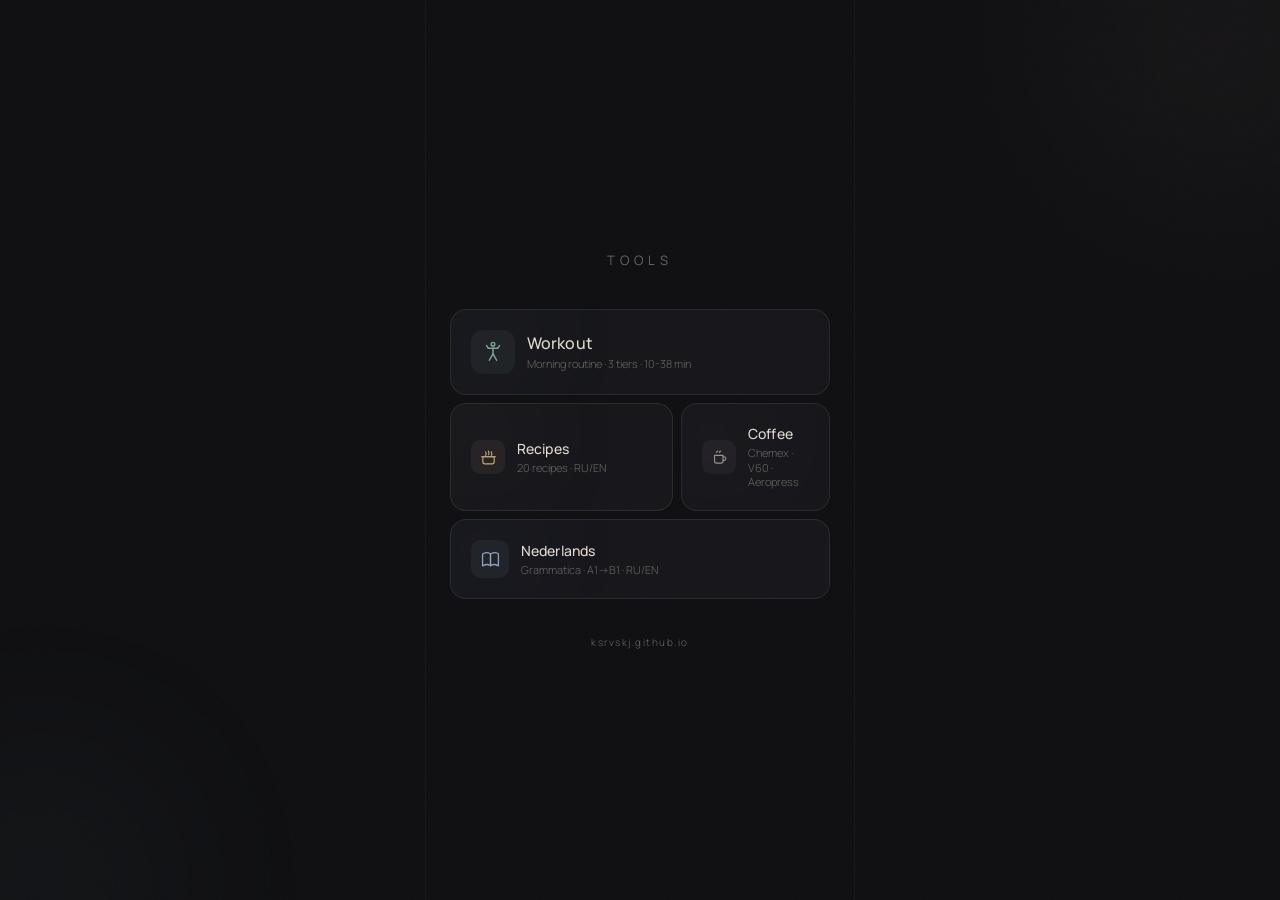
<file: index.html>
<!DOCTYPE html>
<html lang="en">
<head>
<meta charset="UTF-8">
<meta name="viewport" content="width=device-width, initial-scale=1.0, user-scalable=no">
<meta name="apple-mobile-web-app-capable" content="yes">
<meta name="apple-mobile-web-app-status-bar-style" content="black-translucent">
<meta name="theme-color" content="#0f0f12">
<title>Tools</title>
<link rel="stylesheet" href="style.css">
<style>
/* Hub-specific layout */
body{
  min-height:100dvh;
  display:flex;
  flex-direction:column;
  align-items:center;
  justify-content:center;
  padding:40px 24px;
  overflow:hidden;
}

/* Ambient glows */
.glow{position:fixed;width:280px;height:280px;border-radius:50%;filter:blur(100px);opacity:.05;pointer-events:none;z-index:0}
.glow-warm{background:var(--warm);top:-100px;right:-80px}
.glow-cool{background:var(--cool);bottom:-120px;left:-100px}

.content{position:relative;z-index:2;width:100%;max-width:400px}

/* Header */
.hub-header{text-align:center;margin-bottom:40px}
.hub-title{font-size:13px;font-weight:400;letter-spacing:5px;text-transform:uppercase;color:var(--dim)}

/* Bento — asymmetric middle row */
.bento{display:grid;grid-template-columns:6fr 4fr;gap:8px}

/* Card base */
a.bc{
  text-decoration:none;
  border-radius:16px;
  padding:20px;
  display:flex;
  align-items:center;
  gap:12px;
  background:var(--surface);
  border:1px solid color-mix(in srgb, var(--ac) 14%, transparent);
  transition:all .2s ease;
  position:relative;
  overflow:hidden;
}
a.bc:active{transform:scale(0.97)}

/* Subtle inner glow */
a.bc::after{
  content:'';position:absolute;
  width:140px;height:140px;border-radius:50%;
  background:var(--ac);opacity:.04;
  filter:blur(60px);pointer-events:none;
  top:-40px;left:-40px;
}

/* Hero (full width) */
.bc-hero{grid-column:1/-1;padding:24px;gap:14px}
.bc-hero .bc-icon{width:44px;height:44px;border-radius:12px}
.bc-hero .bc-icon svg{width:22px;height:22px}
.bc-hero .bc-name{font-size:16px}

/* Regular cards */
.bc-reg{padding:18px 16px;gap:10px}
.bc-reg .bc-icon{width:34px;height:34px;border-radius:9px}
.bc-reg .bc-icon svg{width:17px;height:17px}

/* Bottom card (full width, between hero and reg) */
.bc-bottom{grid-column:1/-1;padding:20px;gap:12px}
.bc-bottom .bc-icon{width:38px;height:38px;border-radius:10px}
.bc-bottom .bc-icon svg{width:19px;height:19px}

/* Icon container */
.bc-icon{
  border-radius:11px;
  display:flex;align-items:center;justify-content:center;
  background:color-mix(in srgb, var(--ac) 8%, transparent);
  flex-shrink:0;
}
.bc-icon svg{
  stroke:var(--ac);stroke-width:1.6;fill:none;
  stroke-linecap:round;stroke-linejoin:round;
}

/* Text */
.bc-text{flex:1;min-width:0}
.bc-name{font-size:14px;font-weight:500;color:var(--text);letter-spacing:.1px}
.bc-desc{font-size:11px;color:var(--dim);font-weight:300;margin-top:3px;line-height:1.35}

/* Themes */
.t-cool{--ac:var(--cool)}
.t-warm{--ac:var(--warm)}
.t-neutral{--ac:var(--neutral)}
.t-study{--ac:#8da3bf}

/* Entrance animation */
.hub-header,.bc,.hub-footer{
  animation:fadeUp .4s ease both;
}
.hub-header{animation-delay:0s}
.bento .bc:nth-child(1){animation-delay:.05s}
.bento .bc:nth-child(2){animation-delay:.1s}
.bento .bc:nth-child(3){animation-delay:.15s}
.bento .bc:nth-child(4){animation-delay:.2s}
.hub-footer{animation-delay:.25s}

/* Footer */
.hub-footer{text-align:center;margin-top:36px;font-size:10px;color:var(--dim);opacity:.2;letter-spacing:1.5px;font-weight:300}
</style>
</head>
<body>

<div class="glow glow-warm"></div>
<div class="glow glow-cool"></div>

<div class="content">
  <div class="hub-header">
    <div class="hub-title">tools</div>
  </div>

  <div class="bento">

    <!-- Hero: Workout -->
    <a class="bc bc-hero t-cool" href="workout.html">
      <div class="bc-icon">
        <svg viewBox="0 0 24 24">
          <circle cx="12" cy="3.5" r="2"/>
          <path d="M7 8h10"/>
          <path d="M12 8v6"/>
          <path d="M8 21l4-7 4 7"/>
          <path d="M7 8l-2-3"/>
          <path d="M17 8l2-3"/>
        </svg>
      </div>
      <div class="bc-text">
        <div class="bc-name">Workout</div>
        <div class="bc-desc">Morning routine · 3 tiers · 10-38 min</div>
      </div>
    </a>

    <!-- Recipes (wider — 3fr) -->
    <a class="bc bc-reg t-warm" href="recipes.html">
      <div class="bc-icon">
        <svg viewBox="0 0 24 24">
          <path d="M4 11h16v7a3 3 0 01-3 3H7a3 3 0 01-3-3v-7z"/>
          <path d="M2 11h20"/>
          <path d="M8 4c0 2 2 3 0 5"/>
          <path d="M12 3c0 2 2 3 0 5"/>
          <path d="M16 4c0 2 2 3 0 5"/>
        </svg>
      </div>
      <div class="bc-text">
        <div class="bc-name">Recipes</div>
        <div class="bc-desc">20 recipes · RU/EN</div>
      </div>
    </a>

    <!-- Coffee (narrower — 2fr) -->
    <a class="bc bc-reg t-neutral" href="coffee.html">
      <div class="bc-icon">
        <svg viewBox="0 0 24 24">
          <path d="M5 9h12v8a3 3 0 01-3 3H8a3 3 0 01-3-3V9z"/>
          <path d="M17 11h1.5a2.5 2.5 0 010 5H17"/>
          <path d="M8 5c0-1 .5-2 1.5-2"/>
          <path d="M12 5c0-1 .5-2 1.5-2"/>
        </svg>
      </div>
      <div class="bc-text">
        <div class="bc-name">Coffee</div>
        <div class="bc-desc">Chemex · V60 · Aeropress</div>
      </div>
    </a>

    <!-- Dutch (full width bottom) -->
    <a class="bc bc-bottom t-study" href="dutch.html">
      <div class="bc-icon">
        <svg viewBox="0 0 24 24">
          <path d="M2 5v15c4-2 8-2 10 0V5C10 3 6 3 2 5z"/>
          <path d="M12 5v15c2-2 6-2 10 0V5c-2-2-6-2-10 0"/>
        </svg>
      </div>
      <div class="bc-text">
        <div class="bc-name">Nederlands</div>
        <div class="bc-desc">Grammatica · A1→B1 · RU/EN</div>
      </div>
    </a>

  </div>

  <div class="hub-footer">ksrvskj.github.io</div>
</div>

</body>
</html>
</file>
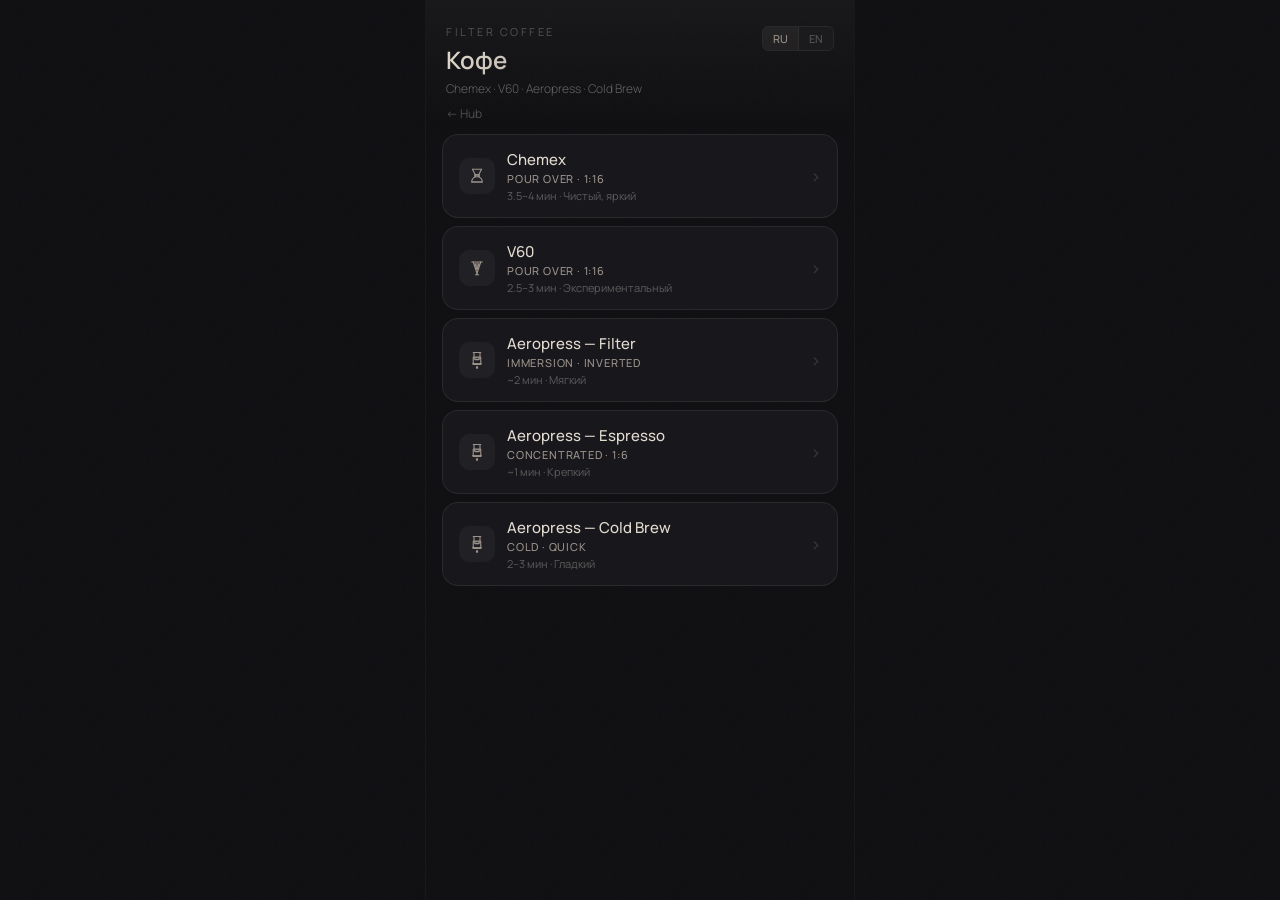
<file: coffee.html>
<!DOCTYPE html>
<html lang="ru">
<head>
<meta charset="UTF-8">
<meta name="viewport" content="width=device-width, initial-scale=1.0, user-scalable=no">
<meta name="apple-mobile-web-app-capable" content="yes">
<meta name="theme-color" content="#0f0f12">
<title>Кофе / Coffee</title>
<link rel="stylesheet" href="style.css">
<style>:root{--accent:#9b928a}</style>
</head>
<body>

<div class="header">
  <div class="header-top">
    <div>
      <div class="header-sub">Filter Coffee</div>
      <h1 id="hTitle">Кофе</h1>
      <div class="header-desc">Chemex · V60 · Aeropress · Cold Brew</div>
      <div class="header-links">
        <a class="header-link" href="index.html">← Hub</a>
      </div>
    </div>
    <div class="lang-toggle">
      <button class="lang-btn" onclick="setLang('ru')">RU</button>
      <button class="lang-btn" onclick="setLang('en')">EN</button>
    </div>
  </div>
</div>
<div class="methods" id="methods"></div>

<script src="icons.js"></script>
<script>
let lang=localStorage.getItem('lang')||'ru';
function setLang(l){lang=l;localStorage.setItem('lang',l);render();updateURL();}
function t(o){if(!o)return'';if(typeof o==='string')return o;return o[lang]||o.ru||o.en||'';}

const UI={
  title:{ru:"Кофе",en:"Coffee"},
  coffee:{ru:"Кофе",en:"Coffee"},
  recipe:{ru:"Рецепт",en:"Recipe"},
  grind:{ru:"Помол",en:"Grind"},
};

function coffeeIcon(id){return ICONS.coffee[id]||(id.startsWith('aero')?ICONS.coffee.aeropress:null)||ICONS.coffee.chemex;}

const M=[
  {
    id:"chemex",name:"Chemex",style:"Pour Over · 1:16",
    meta:{ru:"3.5–4 мин · Чистый, яркий",en:"3.5–4 min · Clean, bright"},
    ratio:16,dd:45,presets:[30,36,45],
    grind:65,grindT:{ru:"Средне-крупный",en:"Medium-coarse"},
    temp:"92–96°C",
    calc(d){const w=d*16,b=d*2,r=w-b,p=Math.round(r/3);return{w,pours:[
      {time:"0:00",amt:b,note:{ru:"Bloom — залить, подождать 30 сек",en:"Bloom — pour, wait 30 sec"}},
      {time:"0:30",amt:p,note:{ru:"Первый пролив, по спирали",en:"First pour, spiral"}},
      {time:"1:30",amt:p,note:{ru:"Второй пролив",en:"Second pour"}},
      {time:"2:30",amt:p,note:{ru:"Третий пролив, дождаться стекания",en:"Third pour, let it drain"}}
    ]};},
    notes:{ru:"Фильтр промыть горячей водой (убирает бумажный вкус). Лить медленно, тонкой струёй.",en:"Rinse filter with hot water (removes paper taste). Pour slowly, thin stream."}
  },
  {
    id:"v60",name:"V60",style:"Pour Over · 1:16",
    meta:{ru:"2.5–3 мин · Экспериментальный",en:"2.5–3 min · Experimental"},
    ratio:16,dd:15,presets:[12,15,20],
    grind:50,grindT:{ru:"Средний",en:"Medium"},
    temp:"93°C",
    calc(d){const w=d*16,b=d*2,r=w-b;return{w,pours:[
      {time:"0:00",amt:b,note:{ru:"Bloom — 30–45 сек",en:"Bloom — 30–45 sec"}},
      {time:"0:45",amt:Math.round(r*0.6),note:{ru:"Основной пролив, по спирали",en:"Main pour, spiral"}},
      {time:"1:30",amt:Math.round(r*0.4),note:{ru:"Финальный пролив, по центру",en:"Final pour, center"}}
    ]};},
    notes:{ru:"Пока нет любимого рецепта — экспериментируй! Помол чуть мельче чем Chemex. Swirl после bloom.",en:"No favorite recipe yet — experiment! Grind slightly finer than Chemex. Swirl after bloom."}
  },
  {
    id:"aero-filter",name:"Aeropress — Filter",style:"Immersion · Inverted",
    meta:{ru:"~2 мин · Мягкий",en:"~2 min · Smooth"},
    ratio:16,dd:15,presets:[12,15,18],
    grind:45,grindT:{ru:"Средний",en:"Medium"},
    temp:"85–90°C",
    calc(d){const w=d*16;return{w,pours:[
      {time:"0:00",amt:w,note:{ru:"Залить всю воду сразу",en:"Pour all water at once"}},
      {time:"0:10",amt:null,note:{ru:"Размешать 10 сек",en:"Stir 10 sec"}},
      {time:"1:00",amt:null,note:{ru:"Перевернуть, давить медленно ~30 сек",en:"Flip, press slowly ~30 sec"}}
    ]};},
    notes:{ru:"Inverted method: поршень снизу, аэропресс перевёрнут. Флип на кружку в 1:00.",en:"Inverted method: plunger at bottom, flip onto cup at 1:00."}
  },
  {
    id:"aero-espresso",name:"Aeropress — Espresso",style:"Concentrated · 1:6",
    meta:{ru:"~1 мин · Крепкий",en:"~1 min · Strong"},
    ratio:6,dd:18,presets:[15,18,20],
    grind:25,grindT:{ru:"Мелкий",en:"Fine"},
    temp:"90°C",
    calc(d){const w=d*6;return{w,pours:[
      {time:"0:00",amt:w,note:{ru:"Мало воды — залить сразу",en:"Little water — pour at once"}},
      {time:"0:10",amt:null,note:{ru:"Быстро размешать",en:"Quick stir"}},
      {time:"0:20",amt:null,note:{ru:"Давить быстро и сильно ~15 сек",en:"Press fast and hard ~15 sec"}}
    ]};},
    notes:{ru:"Максимальное давление. Разбавить водой = американо, молоком = латте.",en:"Maximum pressure. Dilute with water = americano, milk = latte."}
  },
  {
    id:"aero-cold",name:"Aeropress — Cold Brew",style:"Cold · Quick",
    meta:{ru:"2–3 мин · Гладкий",en:"2–3 min · Smooth"},
    ratio:8,dd:20,presets:[15,20,25],
    grind:25,grindT:{ru:"Мелкий",en:"Fine"},
    temp:{ru:"Холодная / комнатная",en:"Cold / room temp"},
    calc(d){const w=d*8;return{w,pours:[
      {time:"0:00",amt:w,note:{ru:"Холодная/комнатная вода",en:"Cold/room temp water"}},
      {time:"0:15",amt:null,note:{ru:"Размешивать интенсивно 1–2 мин",en:"Stir vigorously 1–2 min"}},
      {time:"2:00",amt:null,note:{ru:"Давить медленно",en:"Press slowly"}}
    ]};},
    notes:{ru:"Cold brew за 3 минуты. Концентрированный — разбавить водой/льдом.",en:"Cold brew in 3 minutes. Concentrated — dilute with water/ice."}
  }
];

let openMethod=null,doses={},brewTimers={};
function getDose(m){return doses[m.id]||m.dd;}
function setDose(id,v){const n=parseInt(v);if(n>0&&n<200){doses[id]=n;render();}}
function setPreset(id,v){doses[id]=v;render();}
function toggle(id){openMethod=openMethod===id?null:id;render();updateURL();
  if(openMethod)setTimeout(()=>document.getElementById('m-'+id)?.scrollIntoView({behavior:'smooth',block:'start'}),50);
}
function parseTime(s){const p=s.split(':');return(+p[0])*60+(+p[1]);}
function fmtTime(s){return`${Math.floor(s/60)}:${String(s%60).padStart(2,'0')}`;}
function toggleBrew(id){
  const bt=brewTimers[id];
  if(bt&&bt.iv){clearInterval(bt.iv);bt.iv=null;updateBrewRing(id);return;}
  if(!bt)brewTimers[id]={elapsed:0,iv:null};
  const b=brewTimers[id];
  if(b.done){b.elapsed=0;b.done=false;updateBrewRing(id);return;}
  b.iv=setInterval(()=>{b.elapsed++;updateBrewRing(id);},1000);
  updateBrewRing(id);
}
function updateBrewRing(id){
  const b=brewTimers[id],m=M.find(x=>x.id===id);if(!b||!m)return;
  const dose=getDose(m),data=m.calc(dose);
  const times=data.pours.map(p=>parseTime(p.time));
  const lastTime=times[times.length-1];
  const totalEst=lastTime+60;
  const pct=Math.min((b.elapsed/totalEst)*100,100);
  const done=b.elapsed>=totalEst;
  if(done&&b.iv){clearInterval(b.iv);b.iv=null;b.done=true;}
  // update brew ring if expanded
  const el=document.getElementById('brew-'+id);
  if(el){
    const ring=el.querySelector('.timer-ring');
    const inner=el.querySelector('.timer-inner');
    const hint=el.querySelector('.timer-hint');
    ring.style.background=`conic-gradient(${done?'var(--vegan)':'var(--accent)'} ${pct}%, rgba(255,255,255,0.1) ${pct}%)`;
    inner.style.color=done?'var(--vegan)':'var(--text)';
    inner.textContent=done?'\u2713':fmtTime(b.elapsed);
    hint.textContent=done?(lang==='ru'?'готово — нажми для сброса':'done — tap to reset'):b.iv?(lang==='ru'?'пауза':'tap to pause'):(lang==='ru'?'старт':'tap to start');
  }
  // highlight active pour
  const pours=document.querySelectorAll('#m-'+id+' .pour');
  pours.forEach((p,i)=>{
    const start=times[i],next=times[i+1]||totalEst;
    p.classList.toggle('active',b.iv&&b.elapsed>=start&&b.elapsed<next);
  });
  // update collapsed card meta
  const meta=document.querySelector('#m-'+id+' .m-meta .brew-running');
  if(meta)meta.textContent=done?'\u2713':fmtTime(b.elapsed);
}

function render(){
  document.getElementById('hTitle').textContent=t(UI.title);
  document.querySelectorAll('.lang-btn').forEach(b=>b.classList.toggle('active',b.textContent.toLowerCase()===lang));

  document.getElementById('methods').innerHTML=M.map((m,idx)=>{
    const isOpen=openMethod===m.id,dose=getDose(m),data=m.calc(dose);
    let total=0;
    return `<div class="method${isOpen?' open':''}" id="m-${m.id}">
      <div class="m-top" onclick="toggle('${m.id}')">
        <div class="m-emoji">${coffeeIcon(m.id)}</div>
        <div class="m-body">
          <div class="m-name">${m.name}</div>
          <div class="m-style">${m.style}</div>
          <div class="m-meta">${t(m.meta)}${brewTimers[m.id]?.iv?` · <span class="brew-running">${fmtTime(brewTimers[m.id].elapsed)}</span>`:brewTimers[m.id]?.done?` · <span class="brew-running">✓</span>`:''}</div>
        </div>
        <div class="m-arrow">›</div>
      </div>
      ${isOpen?`<div class="m-detail">
        <div class="dose-row">
          <span class="dose-label">${t(UI.coffee)}</span>
          <input class="dose-input" type="number" value="${dose}" min="5" max="100"
            oninput="setDose('${m.id}',this.value)" onclick="event.stopPropagation()">
          <span class="dose-unit">${lang==='ru'?'г':'g'}</span>
          <span class="dose-arrow">→</span>
          <span class="dose-water">${data.w}</span>
          <span class="dose-water-unit">${lang==='ru'?'мл воды':'ml water'}</span>
        </div>
        <div class="presets">${m.presets.map(p=>`<button class="preset${dose===p?' active':''}" onclick="setPreset('${m.id}',${p})">${p} ${lang==='ru'?'г':'g'}</button>`).join('')}</div>
        <div class="grind-row">
          <span class="grind-label">${t(UI.grind)}</span>
          <div class="grind-bar"><div class="grind-fill" style="width:${m.grind}%"></div></div>
          <span class="grind-text">${t(m.grindT)}</span>
        </div>
        <div class="brew-timer" id="brew-${m.id}">
          <span class="brew-timer-label">${lang==='ru'?'Таймер':'Timer'}</span>
          <div class="timer-ring" onclick="toggleBrew('${m.id}')" style="background:conic-gradient(var(--accent) 0%, rgba(255,255,255,0.1) 0%)">
            <div class="timer-inner" style="color:${brewTimers[m.id]?.done?'var(--vegan)':'var(--text)'}">${brewTimers[m.id]?fmtTime(brewTimers[m.id].elapsed):'0:00'}</div>
          </div>
          <span class="timer-hint">${brewTimers[m.id]?.done?(lang==='ru'?'готово — нажми для сброса':'done — tap to reset'):brewTimers[m.id]?.iv?(lang==='ru'?'пауза':'tap to pause'):(lang==='ru'?'старт':'tap to start')}</span>
        </div>
        <div class="pours">
          <div class="pour-header">${t(UI.recipe)} · ${t(m.temp)}</div>
          ${data.pours.map(p=>{if(p.amt)total+=p.amt;return`<div class="pour">
            <span class="pour-time">${p.time}</span>
            ${p.amt?`<span class="pour-amount">${p.amt} ${lang==='ru'?'мл':'ml'}</span>`:`<span class="pour-amount" style="opacity:.2">—</span>`}
            <span class="pour-note">${t(p.note)}</span>
          </div>`;}).join('')}
          ${total?`<div class="pour-total">Σ ${total} ${lang==='ru'?'мл':'ml'}</div>`:''}
        </div>
        <div class="note">${t(m.notes)}</div>
      </div>`:''}
    </div>`;
  }).join('');
}

function readURL(){
  const params=new URLSearchParams(location.search);
  if(params.get('lang')&&['ru','en'].includes(params.get('lang'))){
    lang=params.get('lang');localStorage.setItem('lang',lang);
  }
  if(params.get('m')){
    const method=M.find(x=>x.id===params.get('m'));
    if(method)openMethod=method.id;
  }
}
function updateURL(){
  const params=new URLSearchParams();
  if(openMethod)params.set('m',openMethod);
  if(lang!=='ru')params.set('lang',lang);
  const qs=params.toString();
  history.replaceState(null,'',qs?'?'+qs:location.pathname);
}

readURL();
render();
</script>
</body>
</html>
</file>
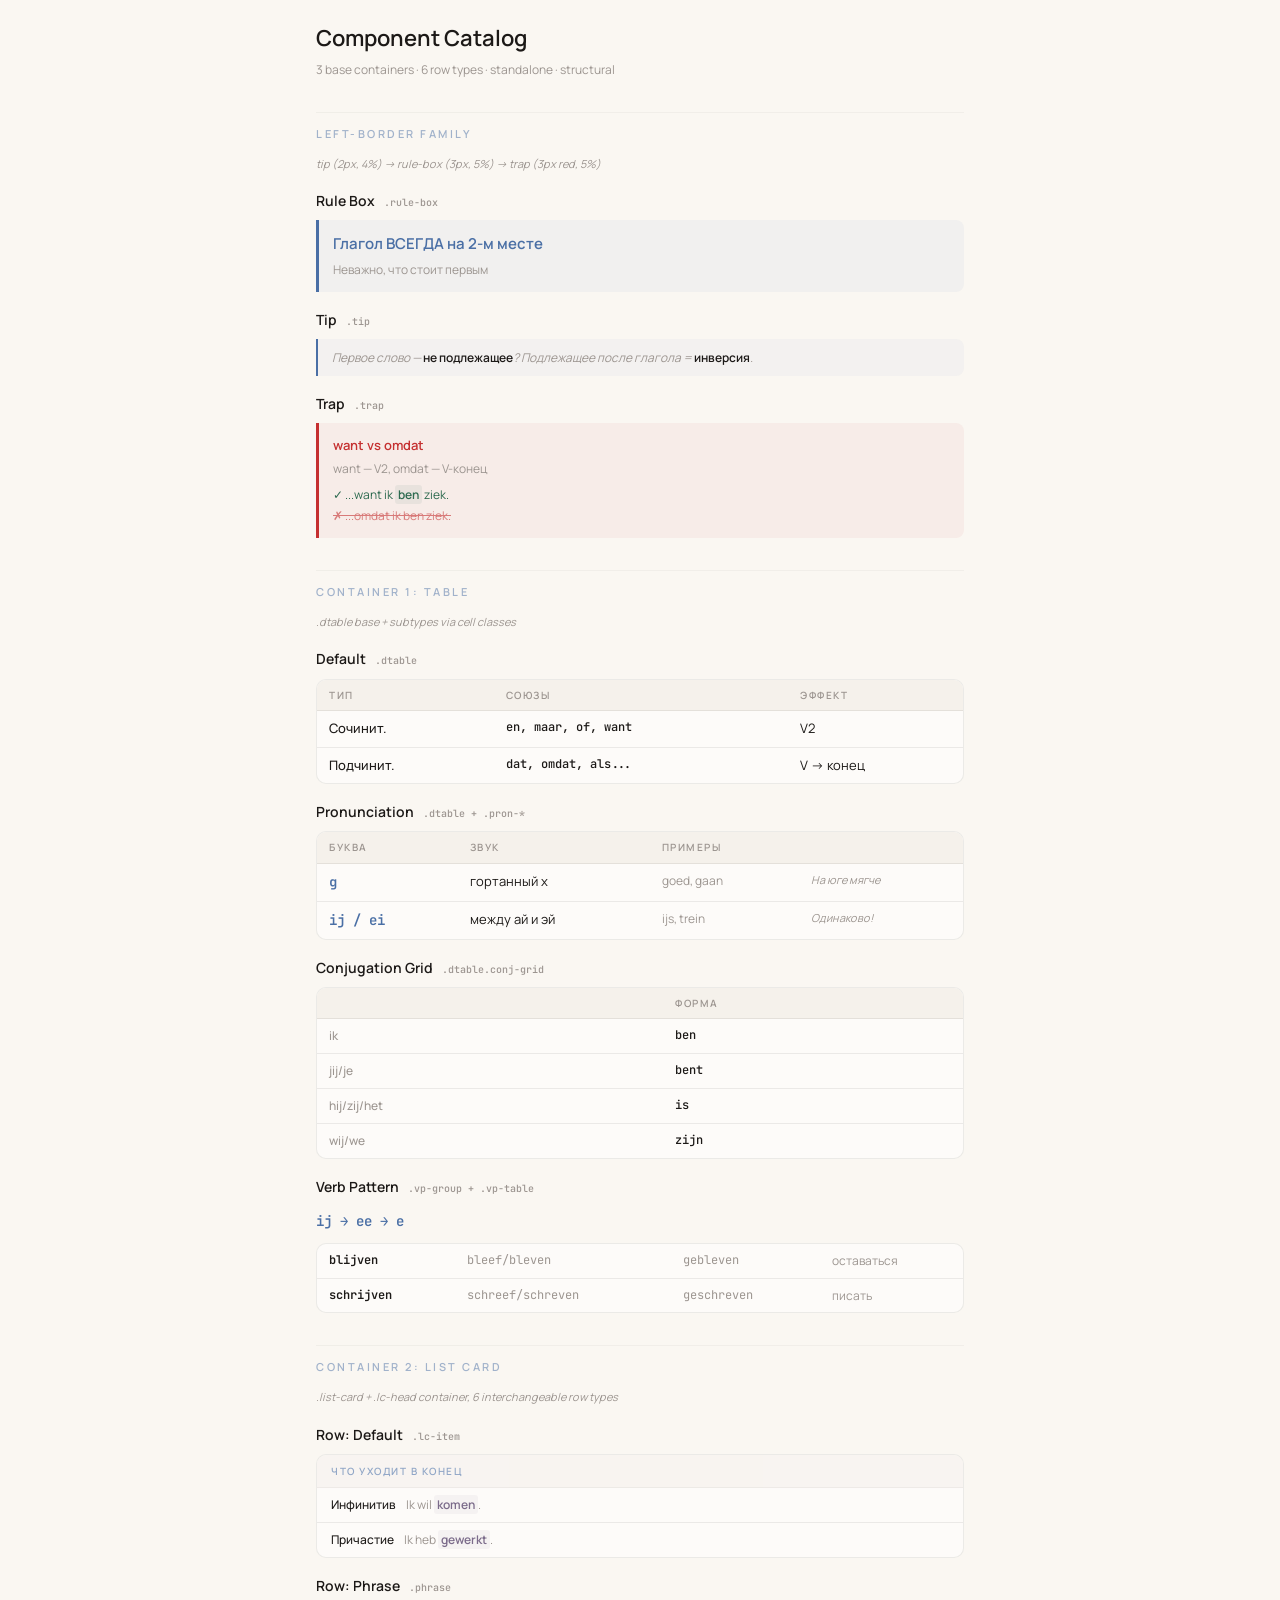
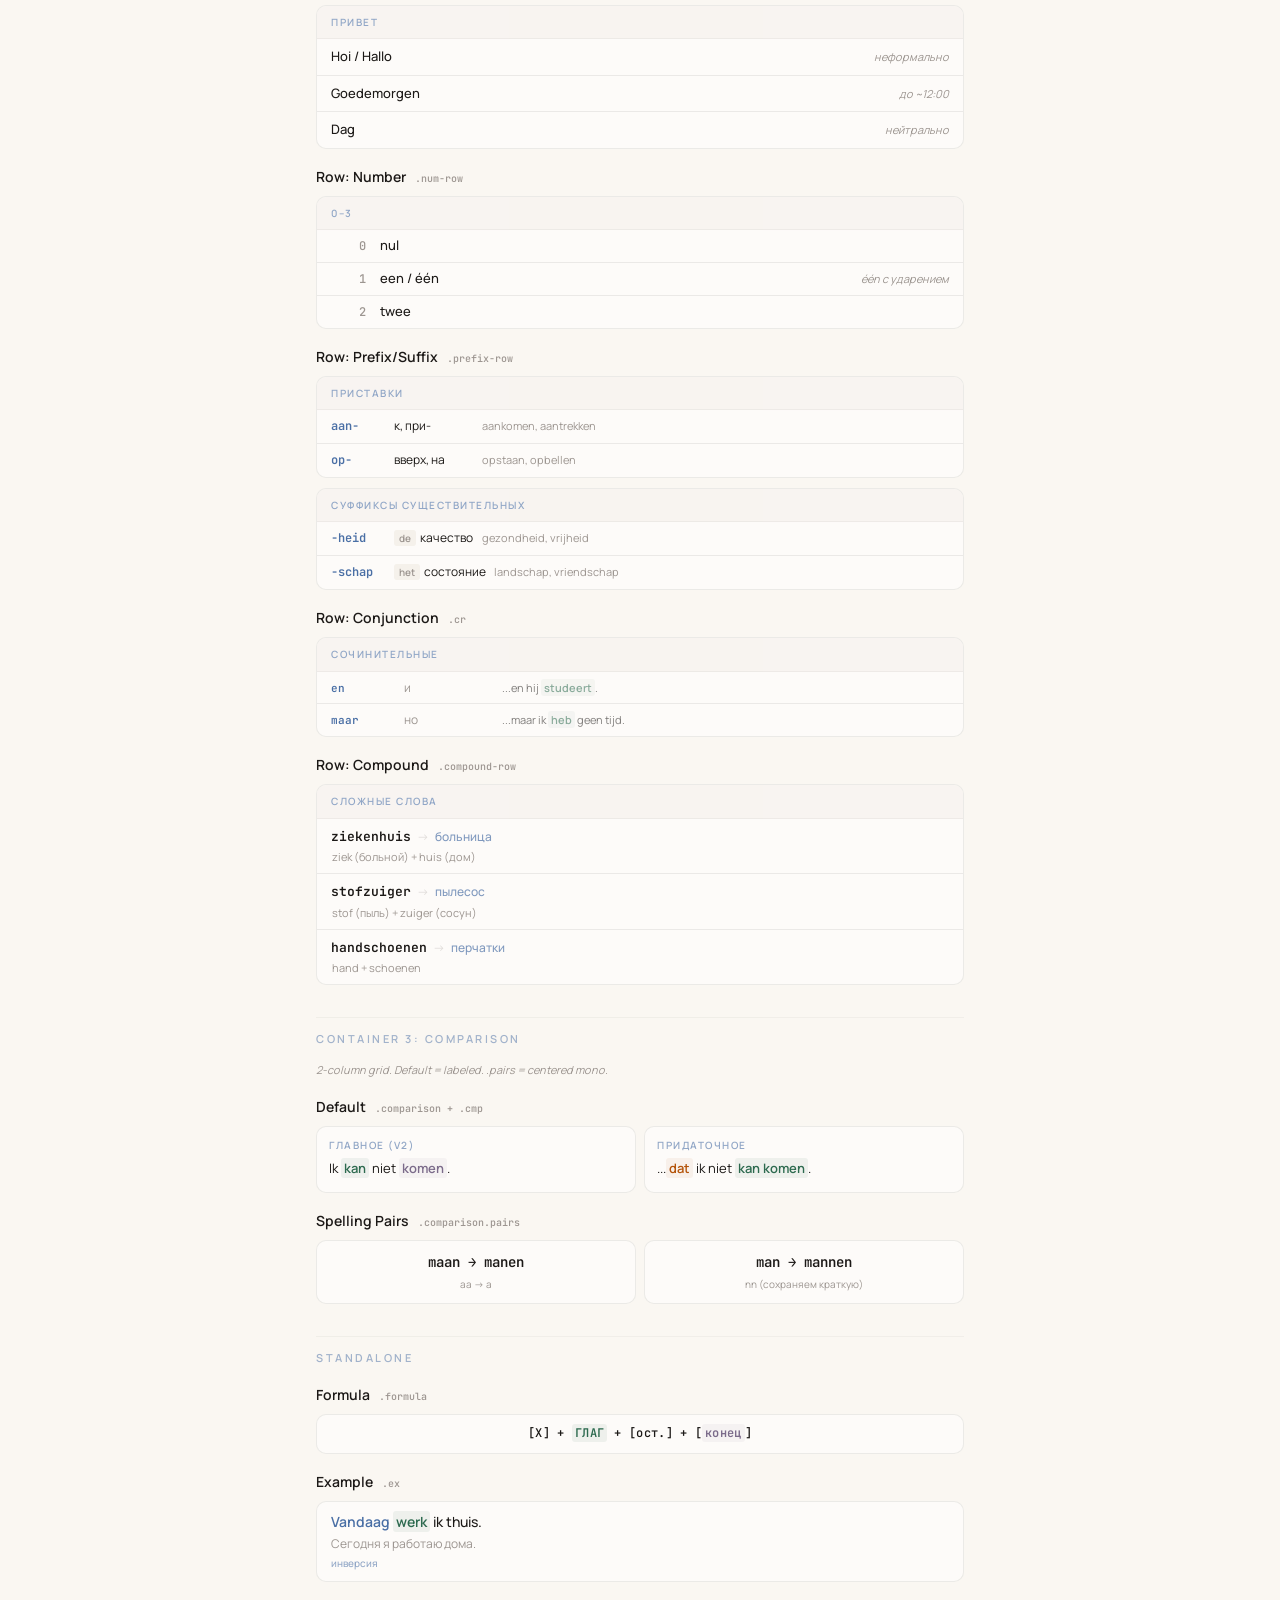
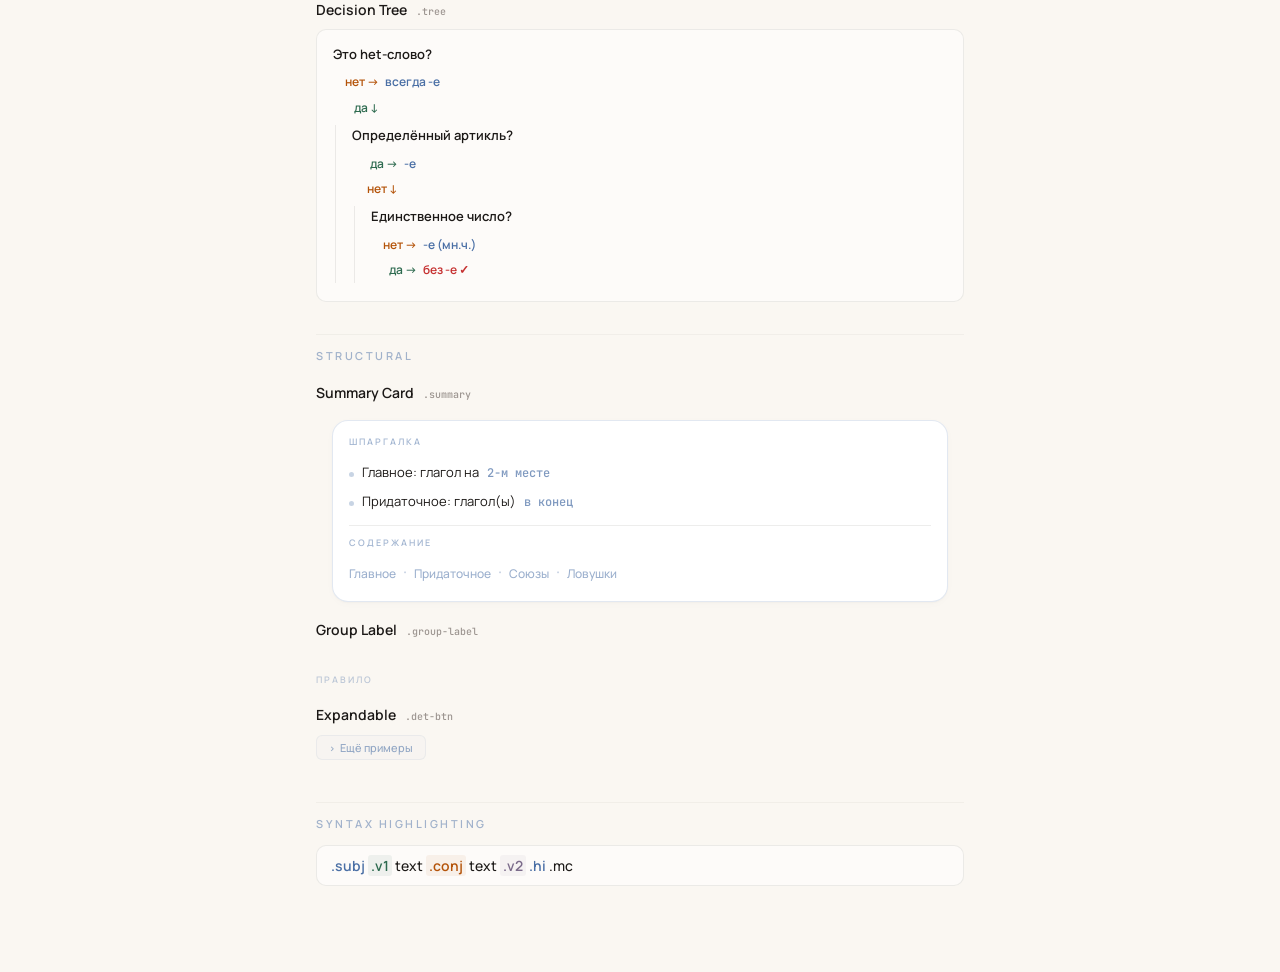
<file: components.html>
<!DOCTYPE html>
<html lang="ru">
<head>
<meta charset="UTF-8">
<meta name="viewport" content="width=device-width, initial-scale=1.0">
<title>Components — Dutch Textbook</title>
<link rel="preconnect" href="https://fonts.googleapis.com">
<link href="https://fonts.googleapis.com/css2?family=Manrope:wght@300;400;500;600&family=JetBrains+Mono:wght@400;500;600&display=swap" rel="stylesheet">
<link rel="stylesheet" href="dutch.css">
<style>
h1{font-size:22px;font-weight:600;margin-bottom:4px}
.page-sub{font-size:12px;color:var(--dim);margin-bottom:32px}
h2{font-size:11px;font-weight:600;text-transform:uppercase;letter-spacing:2.5px;color:var(--accent);opacity:.5;margin:32px 0 12px;padding-top:12px;border-top:1px solid var(--border)}
h3{font-size:14px;font-weight:600;color:var(--text);margin:16px 0 8px}
.cls{font-size:10px;font-weight:500;color:var(--dim);font-family:var(--mono);margin-left:6px}
.tax{font-size:11px;color:var(--dim);font-style:italic;margin-bottom:8px}
</style>
</head>
<body style="padding:20px 16px 80px;max-width:680px;margin:0 auto">

<h1>Component Catalog</h1>
<div class="page-sub">3 base containers · 6 row types · standalone · structural</div>

<!-- ===== LEFT-BORDER ===== -->
<h2>Left-Border Family</h2>
<div class="tax">tip (2px, 4%) → rule-box (3px, 5%) → trap (3px red, 5%)</div>

<h3>Rule Box <span class="cls">.rule-box</span></h3>
<div class="rule-box"><div class="rule-text">Глагол ВСЕГДА на 2-м месте</div><div class="rule-note">Неважно, что стоит первым</div></div>

<h3>Tip <span class="cls">.tip</span></h3>
<div class="tip">Первое слово — <strong>не подлежащее</strong>? Подлежащее после глагола = <strong>инверсия</strong>.</div>

<h3>Trap <span class="cls">.trap</span></h3>
<div class="trap"><div class="trap-title">want vs omdat</div><div class="trap-desc">want — V2, omdat — V-конец</div><div class="trap-row trap-ok">✓ ...want ik <span class="v1">ben</span> ziek.</div><div class="trap-row trap-bad">✗ ...omdat ik ben ziek.</div></div>

<!-- ===== TABLE ===== -->
<h2>Container 1: Table</h2>
<div class="tax">.dtable base + subtypes via cell classes</div>

<h3>Default <span class="cls">.dtable</span></h3>
<table class="dtable"><thead><tr><th>Тип</th><th>Союзы</th><th>Эффект</th></tr></thead><tbody>
  <tr><td style="font-weight:500">Сочинит.</td><td class="mc">en, maar, of, want</td><td>V2</td></tr>
  <tr><td style="font-weight:500">Подчинит.</td><td class="mc">dat, omdat, als...</td><td>V → конец</td></tr>
</tbody></table>

<h3>Pronunciation <span class="cls">.dtable + .pron-*</span></h3>
<table class="dtable"><thead><tr><th>Буква</th><th>Звук</th><th>Примеры</th><th></th></tr></thead><tbody>
  <tr><td class="pron-letter">g</td><td class="pron-sound">гортанный х</td><td class="pron-examples">goed, gaan</td><td class="pron-note">На юге мягче</td></tr>
  <tr><td class="pron-letter">ij / ei</td><td class="pron-sound">между ай и эй</td><td class="pron-examples">ijs, trein</td><td class="pron-note">Одинаково!</td></tr>
</tbody></table>

<h3>Conjugation Grid <span class="cls">.dtable.conj-grid</span></h3>
<table class="dtable conj-grid"><thead><tr><th></th><th>Форма</th></tr></thead><tbody>
  <tr><td>ik</td><td class="mc">ben</td></tr>
  <tr><td>jij/je</td><td class="mc">bent</td></tr>
  <tr><td>hij/zij/het</td><td class="mc">is</td></tr>
  <tr><td>wij/we</td><td class="mc">zijn</td></tr>
</tbody></table>

<h3>Verb Pattern <span class="cls">.vp-group + .vp-table</span></h3>
<div class="vp-group"><div class="vp-name">ij → ee → e</div>
<table class="vp-table"><tbody>
  <tr><td class="vp-inf">blijven</td><td class="vp-form">bleef/bleven</td><td class="vp-form">gebleven</td><td class="vp-ru">оставаться</td></tr>
  <tr><td class="vp-inf">schrijven</td><td class="vp-form">schreef/schreven</td><td class="vp-form">geschreven</td><td class="vp-ru">писать</td></tr>
</tbody></table></div>

<!-- ===== LIST CARD ===== -->
<h2>Container 2: List Card</h2>
<div class="tax">.list-card + .lc-head container, 6 interchangeable row types</div>

<h3>Row: Default <span class="cls">.lc-item</span></h3>
<div class="list-card"><div class="lc-head">Что уходит в конец</div>
  <div class="lc-item"><span class="lc-w">Инфинитив</span><span class="lc-e">Ik wil <span class="v2">komen</span>.</span></div>
  <div class="lc-item"><span class="lc-w">Причастие</span><span class="lc-e">Ik heb <span class="v2">gewerkt</span>.</span></div>
</div>

<h3>Row: Phrase <span class="cls">.phrase</span></h3>
<div class="list-card"><div class="lc-head">Привет</div>
  <div class="phrase"><span class="phrase-nl">Hoi / Hallo</span><span class="phrase-note">неформально</span></div>
  <div class="phrase"><span class="phrase-nl">Goedemorgen</span><span class="phrase-note">до ~12:00</span></div>
  <div class="phrase"><span class="phrase-nl">Dag</span><span class="phrase-note">нейтрально</span></div>
</div>

<h3>Row: Number <span class="cls">.num-row</span></h3>
<div class="list-card"><div class="lc-head">0–3</div>
  <div class="num-row"><span class="num-val">0</span><span class="num-nl">nul</span></div>
  <div class="num-row"><span class="num-val">1</span><span class="num-nl">een / één</span><span class="num-note">één с ударением</span></div>
  <div class="num-row"><span class="num-val">2</span><span class="num-nl">twee</span></div>
</div>

<h3>Row: Prefix/Suffix <span class="cls">.prefix-row</span></h3>
<div class="list-card"><div class="lc-head">Приставки</div>
  <div class="prefix-row"><span class="prefix-name">aan-</span><span class="prefix-meaning">к, при-</span><span class="prefix-ex">aankomen, aantrekken</span></div>
  <div class="prefix-row"><span class="prefix-name">op-</span><span class="prefix-meaning">вверх, на</span><span class="prefix-ex">opstaan, opbellen</span></div>
</div>
<div class="list-card"><div class="lc-head">Суффиксы существительных</div>
  <div class="prefix-row"><span class="prefix-name">-heid</span><span class="prefix-meaning"><span class="gender">de</span> качество</span><span class="prefix-ex">gezondheid, vrijheid</span></div>
  <div class="prefix-row"><span class="prefix-name">-schap</span><span class="prefix-meaning"><span class="gender">het</span> состояние</span><span class="prefix-ex">landschap, vriendschap</span></div>
</div>

<h3>Row: Conjunction <span class="cls">.cr</span></h3>
<div class="conj-group"><div class="cg-title">Сочинительные</div>
  <div class="cr"><span class="cr-nl">en</span><span class="cr-ru">и</span><span class="cr-ex">...en hij <span class="v1">studeert</span>.</span></div>
  <div class="cr"><span class="cr-nl">maar</span><span class="cr-ru">но</span><span class="cr-ex">...maar ik <span class="v1">heb</span> geen tijd.</span></div>
</div>

<h3>Row: Compound <span class="cls">.compound-row</span></h3>
<div class="list-card"><div class="lc-head">Сложные слова</div>
  <div class="compound-row"><div class="compound-top"><span class="compound-word">ziekenhuis</span><span class="compound-arrow">→</span><span class="compound-meaning">больница</span></div><div class="compound-parts">ziek (больной) + huis (дом)</div></div>
  <div class="compound-row"><div class="compound-top"><span class="compound-word">stofzuiger</span><span class="compound-arrow">→</span><span class="compound-meaning">пылесос</span></div><div class="compound-parts">stof (пыль) + zuiger (сосун)</div></div>
  <div class="compound-row"><div class="compound-top"><span class="compound-word">handschoenen</span><span class="compound-arrow">→</span><span class="compound-meaning">перчатки</span></div><div class="compound-parts">hand + schoenen</div></div>
</div>

<!-- ===== COMPARISON ===== -->
<h2>Container 3: Comparison</h2>
<div class="tax">2-column grid. Default = labeled. .pairs = centered mono.</div>

<h3>Default <span class="cls">.comparison + .cmp</span></h3>
<div class="comparison">
  <div class="cmp"><div class="cmp-label">Главное (V2)</div><div class="cmp-ex">Ik <span class="v1">kan</span> niet <span class="v2">komen</span>.</div></div>
  <div class="cmp"><div class="cmp-label">Придаточное</div><div class="cmp-ex">...<span class="conj">dat</span> ik niet <span class="v1">kan komen</span>.</div></div>
</div>

<h3>Spelling Pairs <span class="cls">.comparison.pairs</span></h3>
<div class="comparison pairs">
  <div class="cmp"><div class="pair-word">maan → manen</div><div class="pair-label">aa → a</div></div>
  <div class="cmp"><div class="pair-word">man → mannen</div><div class="pair-label">nn (сохраняем краткую)</div></div>
</div>

<!-- ===== STANDALONE ===== -->
<h2>Standalone</h2>

<h3>Formula <span class="cls">.formula</span></h3>
<div class="formula">[X] + <span class="v1">ГЛАГ</span> + [ост.] + [<span class="v2">конец</span>]</div>

<h3>Example <span class="cls">.ex</span></h3>
<div class="examples"><div class="ex">
  <div class="ex-nl"><span class="subj">Vandaag</span> <span class="v1">werk</span> ik thuis.</div>
  <div class="ex-ru">Сегодня я работаю дома.</div>
  <div class="ex-note">инверсия</div>
</div></div>

<h3>Decision Tree <span class="cls">.tree</span></h3>
<div class="tree">
  <div class="tree-node">
    <div class="tree-q">Это het-слово?</div>
    <div class="tree-branches">
      <div class="tree-b tree-b-no"><span class="tree-b-label">нет →</span><span class="tree-b-exit">всегда -e</span></div>
      <div class="tree-b tree-b-yes"><span class="tree-b-label">да ↓</span></div>
    </div>
    <div class="tree-child">
      <div class="tree-node">
        <div class="tree-q">Определённый артикль?</div>
        <div class="tree-branches">
          <div class="tree-b tree-b-yes"><span class="tree-b-label">да →</span><span class="tree-b-exit">-e</span></div>
          <div class="tree-b tree-b-no"><span class="tree-b-label">нет ↓</span></div>
        </div>
        <div class="tree-child">
          <div class="tree-node">
            <div class="tree-q">Единственное число?</div>
            <div class="tree-branches">
              <div class="tree-b tree-b-no"><span class="tree-b-label">нет →</span><span class="tree-b-exit">-e (мн.ч.)</span></div>
              <div class="tree-b tree-b-yes"><span class="tree-b-label">да →</span><span class="tree-b-exit" style="color:#c53030">без -e ✓</span></div>
            </div>
          </div>
        </div>
      </div>
    </div>
  </div>
</div>

<!-- ===== STRUCTURAL ===== -->
<h2>Structural</h2>

<h3>Summary Card <span class="cls">.summary</span></h3>
<div class="summary">
  <div class="summary-label">Шпаргалка</div>
  <div class="summary-rule">Главное: глагол на <span class="smono">2-м месте</span></div>
  <div class="summary-rule">Придаточное: глагол(ы) <span class="smono">в конец</span></div>
  <hr class="summary-divider">
  <div class="summary-toc-label">Содержание</div>
  <div class="summary-toc"><a href="#">Главное</a><span class="dot">·</span><a href="#">Придаточное</a><span class="dot">·</span><a href="#">Союзы</a><span class="dot">·</span><a href="#">Ловушки</a></div>
</div>

<h3>Group Label <span class="cls">.group-label</span></h3>
<div class="group-label">Правило</div>

<h3>Expandable <span class="cls">.det-btn</span></h3>
<button class="det-btn"><span class="arr">›</span> Ещё примеры</button>

<!-- ===== SYNTAX ===== -->
<h2>Syntax Highlighting</h2>
<div class="ex"><div class="ex-nl"><span class="subj">.subj</span> <span class="v1">.v1</span> text <span class="conj">.conj</span> text <span class="v2">.v2</span> <span class="hi">.hi</span> <span class="mc">.mc</span></div></div>

</body>
</html>
</file>
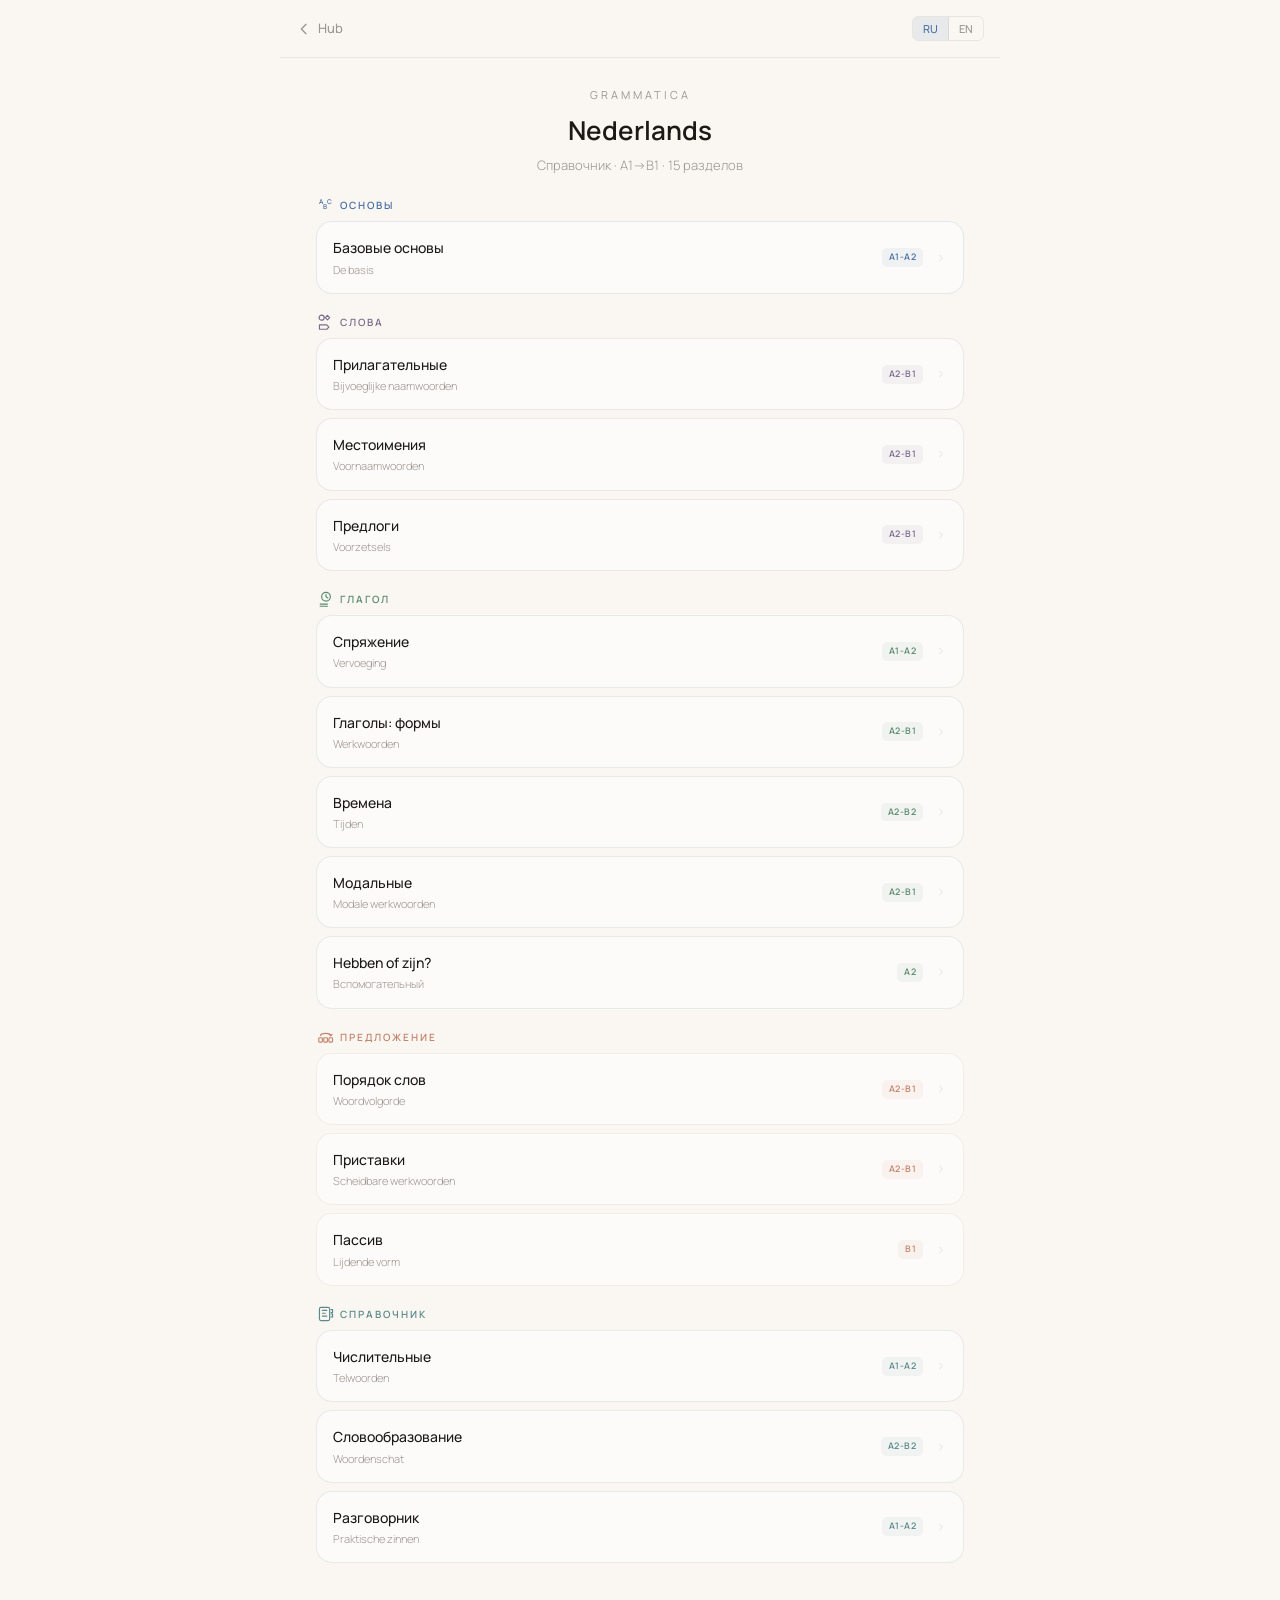
<file: dutch.html>
<!DOCTYPE html>
<html lang="ru">
<head>
<meta charset="UTF-8">
<meta name="viewport" content="width=device-width, initial-scale=1.0, user-scalable=no">
<meta name="apple-mobile-web-app-capable" content="yes">
<meta name="theme-color" content="#faf7f2">
<title>Nederlands — Справочник</title>
<link rel="preconnect" href="https://fonts.googleapis.com">
<link href="https://fonts.googleapis.com/css2?family=Manrope:wght@300;400;500;600&family=JetBrains+Mono:wght@400;500;600&display=swap" rel="stylesheet">
<link rel="stylesheet" href="dutch.css">
</head>
<body>

<!-- INDEX VIEW -->
<div id="indexView">
  <div class="topbar">
    <a class="back-btn" href="index.html"><svg viewBox="0 0 24 24"><path d="M15 19l-7-7 7-7"/></svg><span>Hub</span></a>
    <div class="topbar-title"></div>
    <div class="topbar-right"><div class="lang-toggle"><button class="lang-btn" onclick="setLang('ru')">RU</button><button class="lang-btn" onclick="setLang('en')">EN</button></div></div>
  </div>
  <div class="idx-header">
    <div class="idx-logo">Grammatica</div>
    <div class="idx-title" id="idxTitle"></div>
    <div class="idx-sub" id="idxSub"></div>
  </div>
  <div class="idx-blocks" id="idxBlocks"></div>
</div>

<!-- GUIDE VIEW -->
<div id="guideView">
  <div class="topbar">
    <div class="back-btn" onclick="exitGuide()"><svg viewBox="0 0 24 24"><path d="M15 19l-7-7 7-7"/></svg></div>
    <div class="topbar-title"><div class="topbar-sub" id="topSub"></div><div class="topbar-main" id="topMain"></div></div>
    <div class="topbar-right"><div class="lang-toggle"><button class="lang-btn" onclick="setLang('ru')">RU</button><button class="lang-btn" onclick="setLang('en')">EN</button></div></div>
  </div>
  <div class="guide-header" id="guideHeader"></div>
  <div id="summaryCard"></div>
  <div class="content" id="guideContent"></div>
</div>

<div class="scroll-top" id="scrollTop" onclick="window.scrollTo({top:0,behavior:'smooth'})">
  <svg viewBox="0 0 24 24"><path d="M12 19V5"/><path d="M5 12l7-7 7 7"/></svg>
</div>

<script src="dutch-data.js"></script>
<script>
/* ========== STATE ========== */
let lang=localStorage.getItem('lang')||'ru',activeGuide=null;
function setLang(l){lang=l;localStorage.setItem('lang',l);render();updateURL();}
function t(o){if(!o)return'';if(typeof o==='string')return o;return o[lang]||o.ru||o.en||'';}

/* ========== RENDERING ========== */
function renderIndex(){
  document.getElementById('idxTitle').textContent='Nederlands';
  const gc=BLOCKS.reduce((n,b)=>n+b.guides.length,0);
  document.getElementById('idxSub').textContent=lang==='ru'?`Справочник · A1→B1 · ${gc} разделов`:`Reference · A1→B1 · ${gc} guides`;
  let ci=0;
  document.getElementById('idxBlocks').innerHTML=BLOCKS.map(b=>`<div class="idx-block"><div class="idx-block-name" style="color:${b.color}"><span class="idx-block-icon" style="color:${b.color}">${BLOCK_ICONS[b.id]}</span>${t(b.name)}</div>${b.guides.map(g=>`<div class="idx-card" style="--c:${b.color};animation-delay:${(ci++)*0.04}s" onclick="openGuide('${g.id}')"><div class="idx-card-body"><div class="idx-card-title">${t(g.title)}</div><div class="idx-card-sub">${g.sub}</div></div><div class="idx-card-level" style="--c:${b.color}">${g.level}</div><div class="idx-card-arrow"><svg viewBox="0 0 24 24" width="12" height="12"><path d="M9 6l6 6-6 6" fill="none" stroke="currentColor" stroke-width="2" stroke-linecap="round" stroke-linejoin="round"/></svg></div></div>`).join('')}</div>`).join('');
}

function renderGuide(){
  const guide=GUIDES[activeGuide],info=getBlockForGuide(activeGuide);
  if(!guide||!info){document.getElementById('guideHeader').innerHTML='<div class="stub">Guide not found</div>';return;}

  document.documentElement.style.setProperty('--accent',info.block.color);
  document.getElementById('topSub').textContent=t(info.block.name);
  document.getElementById('topMain').textContent=t(guide.title);

  document.getElementById('guideHeader').innerHTML=`
    <div class="guide-block-label">${BLOCK_ICONS[info.block.id]} ${t(info.block.name)}</div>
    <div class="guide-title">${t(guide.title)}</div>
    <div class="guide-subtitle">${guide.subtitle}</div>
    <div class="guide-level">${guide.level}</div>`;

  // Summary + TOC
  const items=guide.summary(lang);
  const tocLinks=guide.sections.map(s=>`<a href="#" onclick="event.preventDefault();document.getElementById('s-${s.id}').scrollIntoView({behavior:'smooth',block:'start'})">${t(s.title)}</a>`).join('<span class="dot">·</span>');
  const showToc=guide.sections.length>=5;
  document.getElementById('summaryCard').innerHTML=`<div class="summary">
    <div class="summary-label">${lang==='ru'?'Шпаргалка':'Summary'}</div>
    ${items.map(s=>`<div class="summary-rule">${s}</div>`).join('')}
    ${showToc?`<hr class="summary-divider"><div class="summary-toc-label">${lang==='ru'?'Содержание':'Contents'}</div><div class="summary-toc">${tocLinks}</div>`:''}
  </div>`;

  // Sections with group labels
  let lastGroup=null;
  document.getElementById('guideContent').innerHTML=guide.sections.map(s=>{
    let groupHtml='';
    if(s.group&&s.group!==lastGroup){groupHtml=`<div class="group-label">${t(GROUPS[s.group]||{})}</div>`;lastGroup=s.group;}
    return`${groupHtml}<div class="section" id="s-${s.id}"><div class="section-head"><div class="section-title">${t(s.title)}</div></div><div class="section-body">${s.content(lang)}</div></div>`;
  }).join('');
}

function render(){
  document.querySelectorAll('.lang-btn').forEach(b=>b.classList.toggle('active',b.textContent.toLowerCase()===lang));
  document.body.classList.toggle('reading',!!activeGuide);
  if(activeGuide){renderGuide();}else{renderIndex();}
}

/* ========== NAVIGATION ========== */
function openGuide(id){activeGuide=id;render();updateURL();window.scrollTo({top:0});}
function exitGuide(){activeGuide=null;render();updateURL();window.scrollTo({top:0});}
function toggleDet(id,btn){const b=document.getElementById('dt-'+id);if(!b)return;const o=b.classList.toggle('open');btn.classList.toggle('open',o);}

/* ========== URL ========== */
function readURL(){const p=new URLSearchParams(location.search);if(p.get('lang')&&['ru','en'].includes(p.get('lang'))){lang=p.get('lang');localStorage.setItem('lang',lang);}if(p.get('g'))activeGuide=p.get('g');}
function updateURL(){const p=new URLSearchParams();if(activeGuide)p.set('g',activeGuide);if(lang!=='ru')p.set('lang',lang);const qs=p.toString();history.replaceState(null,'',qs?'?'+qs:location.pathname);}

window.addEventListener('scroll',()=>{document.getElementById('scrollTop').classList.toggle('show',window.scrollY>400)});
window.addEventListener('popstate',()=>{readURL();render();});
readURL();render();
</script>
</body>
</html>
</file>
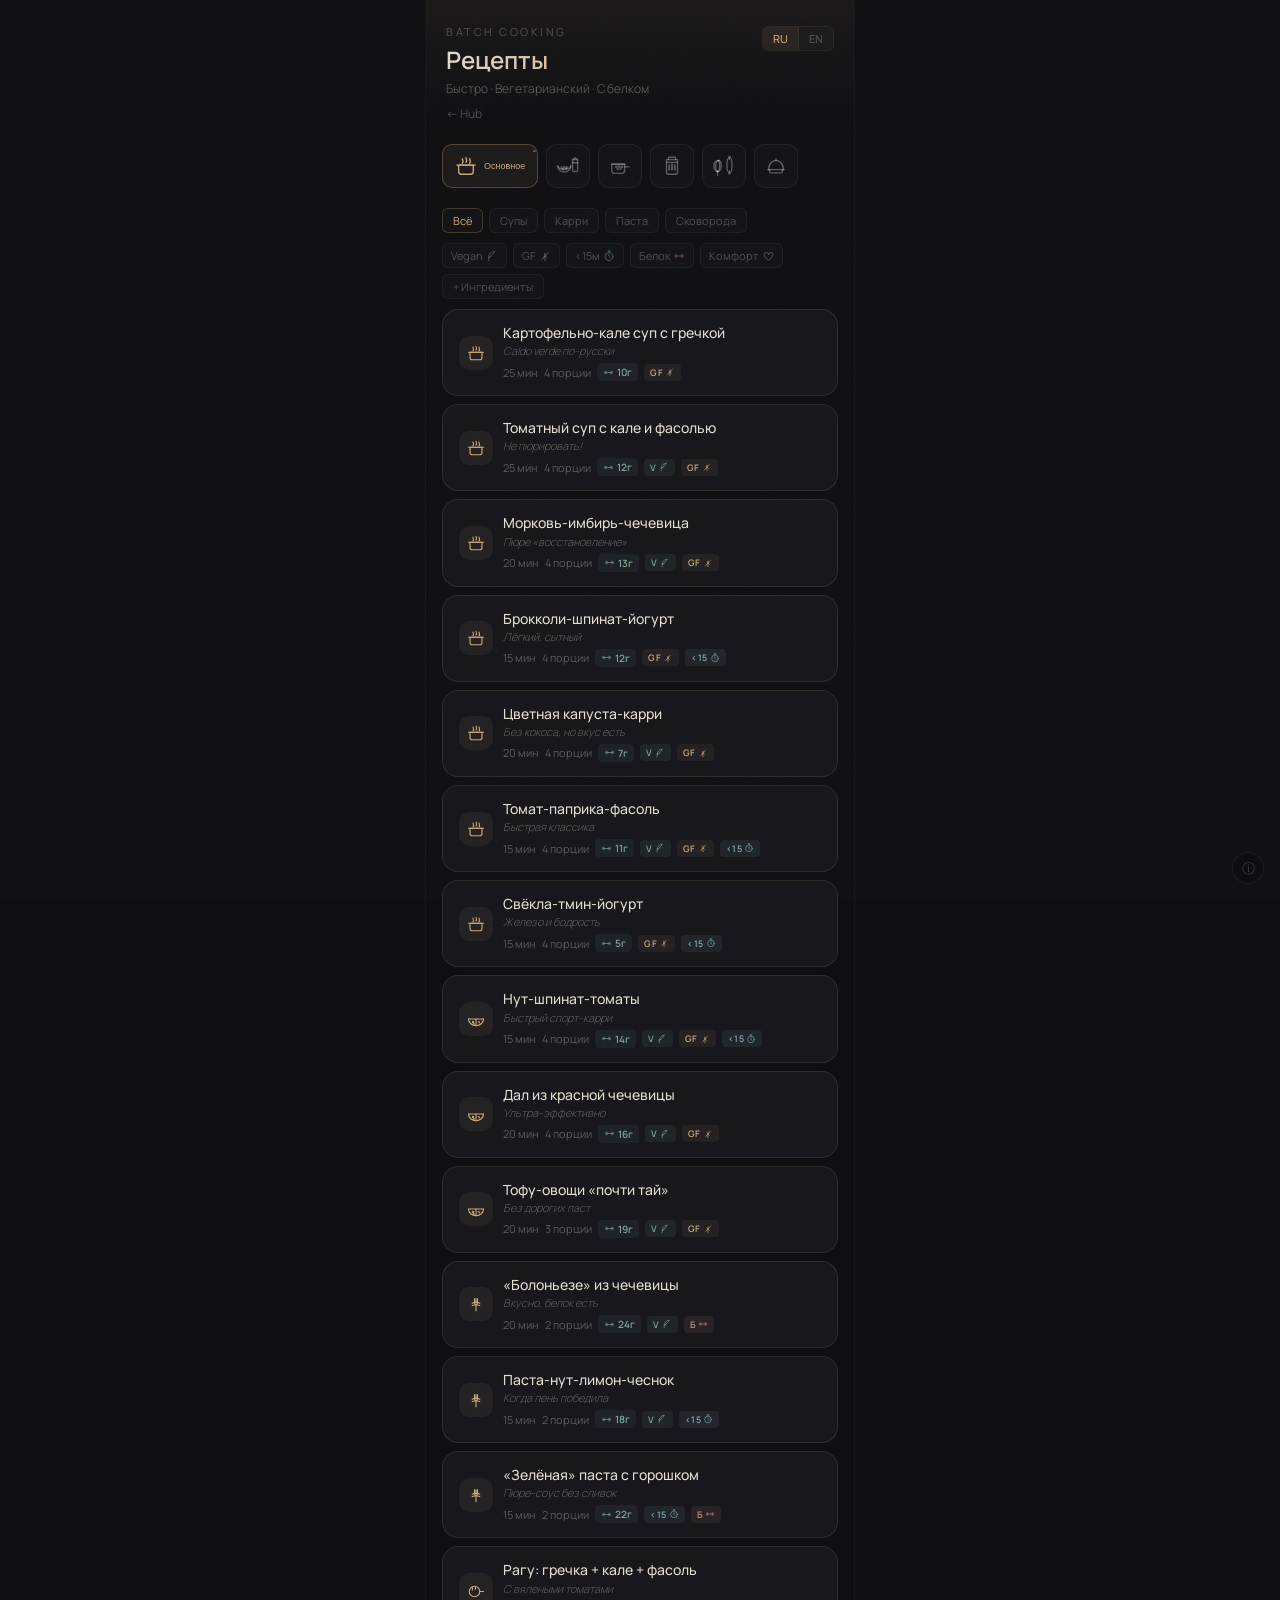
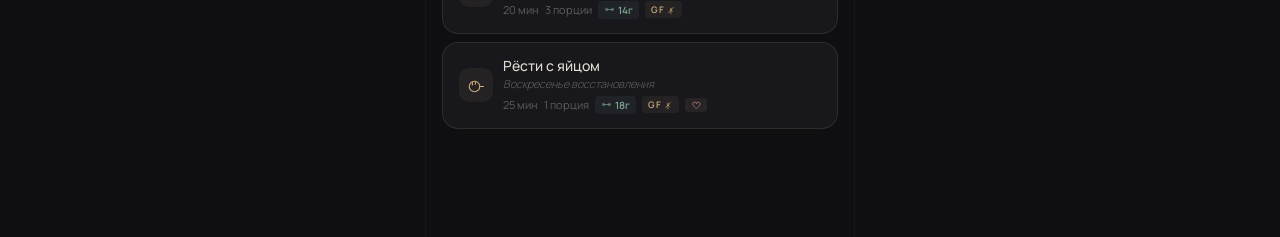
<file: recipes.html>
<!DOCTYPE html>
<html lang="ru">
<head>
<meta charset="UTF-8">
<meta name="viewport" content="width=device-width, initial-scale=1.0, user-scalable=no">
<meta name="apple-mobile-web-app-capable" content="yes">
<meta name="apple-mobile-web-app-status-bar-style" content="black-translucent">
<meta name="theme-color" content="#0f0f12">
<title>Рецепты / Recipes</title>
<link rel="stylesheet" href="style.css">
<style>:root{--accent:#c9a87e}</style>
</head>
<body>
<div id="browseView">
  <div class="header"><div class="header-top"><div>
    <div class="header-sub">Batch Cooking</div>
    <h1 id="hTitle"></h1>
    <div class="header-desc" id="hDesc"></div>
    <div class="header-links"><a class="header-link" href="index.html">← Hub</a></div>
  </div><div class="lang-toggle"><button class="lang-btn" onclick="setLang('ru')">RU</button><button class="lang-btn" onclick="setLang('en')">EN</button></div></div></div>
  <div class="cat-bar" id="catBar"></div>
  <div class="sub-bar" id="subBar"></div>
  <div class="tag-filters" id="tagBar"></div>
  <div class="ing-row" id="ingBar"></div>
  <div class="cards" id="cardList"></div>
</div>
<div id="cookView">
  <div class="cook-bar"><div class="cook-back" onclick="exitCook()"><span style="font-size:18px;opacity:.4">←</span><span class="cook-back-btn" id="cookBackLabel"></span></div><div class="lang-toggle" id="cookLangToggle"><button class="lang-btn" onclick="event.stopPropagation();setLang('ru')">RU</button><button class="lang-btn" onclick="event.stopPropagation();setLang('en')">EN</button></div></div>
  <div id="cookContent"></div>
</div>
<div class="nutrition-toggle" id="nutToggle" onclick="toggleNutrition()"><span id="nutLabel"></span></div>
<script src="icons.js"></script>
<script>
let lang=localStorage.getItem('lang')||'ru';
function setLang(l){lang=l;localStorage.setItem('lang',l);document.documentElement.lang=l;fullRender();updateURL();}
function t(o){if(!o)return'';if(typeof o==='string')return o;return o[lang]||o.ru||o.en||'';}
const UI={title:{ru:"Рецепты",en:"Recipes"},desc:{ru:"Быстро · Вегетарианский · С белком",en:"Quick · Vegetarian · High protein"},coffee:{ru:"Кофе",en:"Coffee"},cook:{ru:"Готовить →",en:"Cook →"},back:{ru:"Рецепты",en:"Recipes"},portions:{ru:"Порции",en:"Servings"},perPortion:{ru:"на порцию",en:"per serving"},ingredients:{ru:"Ингредиенты",en:"Ingredients"},tips:{ru:"Заметки",en:"Notes"},noMatch:{ru:"Нет рецептов с такими фильтрами",en:"No recipes match these filters"},start:{ru:"старт",en:"start"},pause:{ru:"пауза",en:"pause"},reset:{ru:"заново",en:"reset"},share:{ru:"Поделиться",en:"Share"},copied:{ru:"Ссылка скопирована!",en:"Link copied!"},ingFilter:{ru:"+ Ингредиенты",en:"+ Ingredients"},ingFilterN:{ru:"× Ингредиенты",en:"× Ingredients"},pWord(n){if(lang==='en')return n===1?'serving':'servings';return n===1?'порция':n<5?'порции':'порций';}};

const TOP_CATS=[
  {id:"batch",label:{ru:"Основное",en:"Batch"},color:"#c9a87e"},
  {id:"breakfast",label:{ru:"Завтрак",en:"Breakfast"},color:"#c4917e"},
  {id:"grains",label:{ru:"Крупы",en:"Grains"},color:"#9b928a"},
  {id:"ferment",label:{ru:"Ферментация",en:"Fermentation"},color:"#7fa693"},
  {id:"baking",label:{ru:"Выпечка",en:"Baking"},color:"#b49ac4"},
  {id:"slow",label:{ru:"Долгое",en:"Slow"},color:"#7faab4"}
];
const SUB_CATS=[
  {id:"soup",parent:"batch",label:{ru:"Супы",en:"Soups"}},
  {id:"curry",parent:"batch",label:{ru:"Карри",en:"Curry"}},
  {id:"pasta",parent:"batch",label:{ru:"Паста",en:"Pasta"}},
  {id:"skillet",parent:"batch",label:{ru:"Сковорода",en:"Skillet"}}
];
const BATCH_SUBS=SUB_CATS.map(s=>s.id);

const TAGS=[
  {id:"vegan",label:"Vegan",color:"var(--vegan)"},
  {id:"gf",label:"GF",color:"var(--gf)"},
  {id:"fast",label:{ru:"<15м",en:"<15m"},color:"var(--fast)"},
  {id:"hprot",label:{ru:"Белок",en:"Protein"},color:"var(--hprot)"},
  {id:"comfort",label:{ru:"Комфорт",en:"Comfort"},color:"var(--hprot)"}
];
const TAG_ICON={vegan:ICONS.tag.vegan,gf:ICONS.tag.gf,fast:ICONS.tag.fast,hprot:ICONS.tag.protein,comfort:ICONS.tag.comfort};
const ING_TAGS=[{id:"buckwheat",label:{ru:"гречка",en:"buckwheat"}},{id:"kale",label:{ru:"кале",en:"kale"}},{id:"lentils",label:{ru:"чечевица",en:"lentils"}},{id:"chickpeas",label:{ru:"нут",en:"chickpeas"}},{id:"beans",label:{ru:"фасоль",en:"beans"}},{id:"tofu",label:{ru:"тофу",en:"tofu"}},{id:"beetroot",label:{ru:"свёкла",en:"beetroot"}},{id:"broccoli",label:{ru:"брокколи",en:"broccoli"}},{id:"potato",label:{ru:"картошка",en:"potato"}}];

const R=[
{id:"potato-kale-buckwheat",cat:"soup",name:{ru:"Картофельно-кале суп с гречкой",en:"Potato-Kale Buckwheat Soup"},sub:{ru:"Caldo verde по-русски",en:"Russian caldo verde"},time:{ru:"25 мин",en:"25 min"},bp:4,kbju:[280,10,6,45],tags:["gf"],itags:["buckwheat","kale","potato"],ing:[{t:{ru:"Кале",en:"Kale"},a:300,u:{ru:"г",en:"g"}},{t:{ru:"Гречка",en:"Buckwheat"},a:135,u:{ru:"г",en:"g"}},{t:{ru:"Картошка",en:"Potato"},a:200,u:{ru:"г",en:"g"}},{t:{ru:"Лук",en:"Onion"},a:1,u:""},{t:{ru:"Чеснок",en:"Garlic"},a:3,u:{ru:"зуб.",en:"cloves"}},{t:{ru:"Бульонный кубик",en:"Stock cube"},a:1.5,u:""},{t:{ru:"Вода",en:"Water"},a:1400,u:{ru:"мл",en:"ml"}},{t:{ru:"Масло",en:"Oil"},a:1,u:{ru:"ст.л.",en:"tbsp"}},{t:{ru:"Яйца",en:"Eggs"},a:2,u:"",pp:1}],steps:[{s:{ru:"Лук + чеснок на масле 3 мин",en:"Onion + garlic in oil 3 min"}},{s:{ru:"Картошку мелким кубиком + {6} воды + кубик → варить 10 мин",en:"Potato diced small + {6} water + cube → cook 10 min"},tm:600},{s:{ru:"Засыпать {1} гречки, ещё 10 мин",en:"Add {1} buckwheat, 10 more min"},tm:600},{s:{ru:"{0} кале порванную — последние 5 мин",en:"{0} kale torn — last 5 min"},tm:300},{s:{ru:"Перец, зелень. Яйцо отдельно",en:"Pepper, herbs. Egg separately"}}],tips:[{ru:"Картошка разварится и загустит",en:"Potato will partly dissolve and thicken"},{ru:"Гречка впитает ~300 мл — не жалей воды",en:"Buckwheat absorbs ~300 ml — don't skimp on water"},{ru:"Яйцо: stracciatella в суп или варёное половинками",en:"Egg: stracciatella style or halved boiled"}]},
{id:"tomato-kale-beans",cat:"soup",name:{ru:"Томатный суп с кале и фасолью",en:"Tomato Kale & White Bean Soup"},sub:{ru:"Не пюрировать!",en:"Don't blend!"},time:{ru:"25 мин",en:"25 min"},bp:4,kbju:[220,12,4,32],tags:["vegan","gf"],itags:["kale","beans"],ing:[{t:{ru:"Томаты в банке",en:"Canned tomatoes"},a:400,u:{ru:"г",en:"g"}},{t:{ru:"Белая фасоль",en:"White beans"},a:400,u:{ru:"г",en:"g"}},{t:{ru:"Кале",en:"Kale"},a:175,u:{ru:"г",en:"g"}},{t:{ru:"Лук",en:"Onion"},a:1,u:""},{t:{ru:"Чеснок",en:"Garlic"},a:3,u:{ru:"зуб.",en:"cloves"}},{t:{ru:"Бульонный кубик",en:"Stock cube"},a:1,u:""},{t:{ru:"Вода",en:"Water"},a:550,u:{ru:"мл",en:"ml"}},{t:{ru:"Масло",en:"Oil"},a:1,u:{ru:"ст.л.",en:"tbsp"}},{t:{ru:"Копчёная паприка",en:"Smoked paprika"},a:1,u:{ru:"ч.л.",en:"tsp"}},{t:{ru:"Кумин",en:"Cumin"},a:0.5,u:{ru:"ч.л.",en:"tsp"}}],steps:[{s:{ru:"Лук + чеснок на {7} масла 3 мин",en:"Onion + garlic in {7} oil 3 min"}},{s:{ru:"{8} паприки, {9} кумина — 30 сек помешать",en:"{8} paprika, {9} cumin — stir 30 sec"}},{s:{ru:"{0} томатов целиком + {6} воды + кубик → 10 мин",en:"{0} tomatoes (all liquid!) + {6} water + cube → 10 min"},tm:600},{s:{ru:"{1} фасоли (слить, промыть) — в суп",en:"{1} beans (drained, rinsed) — into soup"}},{s:{ru:"{2} кале — последние 5 мин",en:"{2} kale — last 5 min"},tm:300},{s:{ru:"Соль, перец, можно лимон",en:"Salt, pepper, squeeze of lemon"}}],tips:[{ru:"НЕ пюрировать! Фасоль целая, кале кусочками",en:"Do NOT blend! Beans whole, kale in pieces"},{ru:"Копчёная паприка тут главная",en:"Smoked paprika is the star here"},{ru:"Тёртый сыр сверху + хлеб",en:"Grated cheese on top + bread"}]},
{id:"carrot-ginger-lentil",cat:"soup",name:{ru:"Морковь-имбирь-чечевица",en:"Carrot-Ginger-Lentil"},sub:{ru:"Пюре «восстановление»",en:"Recovery purée"},time:{ru:"20 мин",en:"20 min"},bp:4,kbju:[230,13,3,38],tags:["vegan","gf"],itags:["lentils"],ing:[{t:{ru:"Морковь",en:"Carrots"},a:500,u:{ru:"г",en:"g"}},{t:{ru:"Лук",en:"Onion"},a:1,u:""},{t:{ru:"Чеснок",en:"Garlic"},a:2,u:{ru:"зуб.",en:"cloves"}},{t:{ru:"Красная чечевица",en:"Red lentils"},a:135,u:{ru:"г",en:"g"}},{t:{ru:"Имбирь",en:"Ginger"},a:1.5,u:{ru:"ч.л.",en:"tsp"}},{t:{ru:"Куркума",en:"Turmeric"},a:1,u:{ru:"ч.л.",en:"tsp"}},{t:{ru:"Кумин",en:"Cumin"},a:1,u:{ru:"ч.л.",en:"tsp"}},{t:{ru:"Вода",en:"Water"},a:1100,u:{ru:"мл",en:"ml"}},{t:{ru:"Лимон",en:"Lemon"},a:0.5,u:""}],steps:[{s:{ru:"Лук + чеснок 2–3 мин на масле",en:"Onion + garlic 2–3 min in oil"}},{s:{ru:"{0} моркови + специи + {3} чечевицы + {7} воды",en:"{0} carrots + spices + {3} lentils + {7} water"}},{s:{ru:"Варить 12–15 мин → блендер",en:"Cook 12–15 min → blend"},tm:780},{s:{ru:"Лимон в конце",en:"Lemon at the end"}}],tips:[{ru:"Скир сверху + тыквенные семечки",en:"Skyr on top + pumpkin seeds"}]},
{id:"broccoli-spinach",cat:"soup",name:{ru:"Брокколи-шпинат-йогурт",en:"Broccoli-Spinach-Yogurt"},sub:{ru:"Лёгкий, сытный",en:"Light & filling"},time:{ru:"15 мин",en:"15 min"},bp:4,kbju:[140,12,3,16],tags:["gf","fast"],itags:["broccoli"],ing:[{t:{ru:"Брокколи",en:"Broccoli"},a:450,u:{ru:"г",en:"g"}},{t:{ru:"Шпинат",en:"Spinach"},a:80,u:{ru:"г",en:"g"}},{t:{ru:"Лук",en:"Onion"},a:1,u:""},{t:{ru:"Вода",en:"Water"},a:900,u:{ru:"мл",en:"ml"}},{t:{ru:"Мускатный орех",en:"Nutmeg"},a:1,u:{ru:"щеп.",en:"pinch"}},{t:{ru:"Йогурт/скир",en:"Yogurt/skyr"},a:175,u:{ru:"г",en:"g"}}],steps:[{s:{ru:"Отвари {0} брокколи с луком 10–12 мин",en:"Boil {0} broccoli with onion 10–12 min"},tm:660},{s:{ru:"{1} шпината на 1–2 мин",en:"{1} spinach for 1–2 min"}},{s:{ru:"Блендер → вмешай {5} йогурта (не кипяти!)",en:"Blend → stir in {5} yogurt (don't boil!)"}}],tips:[{ru:"Сытно из-за объёма",en:"Filling due to volume"}]},
{id:"cauliflower-curry-soup",cat:"soup",name:{ru:"Цветная капуста-карри",en:"Cauliflower Curry Soup"},sub:{ru:"Без кокоса, но вкус есть",en:"No coconut, but tastes like it"},time:{ru:"20 мин",en:"20 min"},bp:4,kbju:[180,7,4,28],tags:["vegan","gf"],itags:["potato"],ing:[{t:{ru:"Цветная капуста",en:"Cauliflower"},a:600,u:{ru:"г",en:"g"}},{t:{ru:"Лук",en:"Onion"},a:1,u:""},{t:{ru:"Чеснок",en:"Garlic"},a:2,u:{ru:"зуб.",en:"cloves"}},{t:{ru:"Карри-порошок",en:"Curry powder"},a:1.5,u:{ru:"ч.л.",en:"tsp"}},{t:{ru:"Копчёная паприка",en:"Smoked paprika"},a:1,u:{ru:"ч.л.",en:"tsp"}},{t:{ru:"Картофелина",en:"Potato"},a:1,u:""},{t:{ru:"Вода",en:"Water"},a:1000,u:{ru:"мл",en:"ml"}}],steps:[{s:{ru:"Лук + чеснок 2–3 мин, {3} карри + {4} паприки 30 сек",en:"Onion + garlic 2–3 min, {3} curry + {4} paprika 30 sec"}},{s:{ru:"{0} капусты + картошка + {6} воды → 12–15 мин",en:"{0} cauliflower + potato + {6} water → 12–15 min"},tm:780},{s:{ru:"Блендер, соль/перец",en:"Blend, salt/pepper"}}],tips:[{ru:"Нут из банки прямо в тарелку",en:"Canned chickpeas straight into the bowl"}]},
{id:"tomato-paprika-beans",cat:"soup",name:{ru:"Томат-паприка-фасоль",en:"Tomato-Paprika-Bean"},sub:{ru:"Быстрая классика",en:"Quick classic"},time:{ru:"15 мин",en:"15 min"},bp:4,kbju:[195,11,2,32],tags:["vegan","gf","fast"],itags:["beans"],ing:[{t:{ru:"Томаты в банке",en:"Canned tomatoes"},a:400,u:{ru:"г",en:"g"}},{t:{ru:"Белая фасоль",en:"White beans"},a:240,u:{ru:"г",en:"g"}},{t:{ru:"Лук",en:"Onion"},a:1,u:""},{t:{ru:"Чеснок",en:"Garlic"},a:2,u:{ru:"зуб.",en:"cloves"}},{t:{ru:"Копчёная паприка",en:"Smoked paprika"},a:1.5,u:{ru:"ч.л.",en:"tsp"}},{t:{ru:"Орегано",en:"Oregano"},a:1,u:{ru:"ч.л.",en:"tsp"}},{t:{ru:"Вода",en:"Water"},a:500,u:{ru:"мл",en:"ml"}}],steps:[{s:{ru:"Лук + чеснок, {4} паприки 30 сек",en:"Onion + garlic, {4} paprika 30 sec"}},{s:{ru:"{0} томатов + {6} воды → 10 мин",en:"{0} tomatoes + {6} water → 10 min"},tm:600},{s:{ru:"{1} фасоли → блендер (часть целой)",en:"{1} beans → blend (keep some whole)"}}],tips:[]},
{id:"beet-cumin",cat:"soup",name:{ru:"Свёкла-тмин-йогурт",en:"Beet-Cumin-Yogurt"},sub:{ru:"Железо и бодрость",en:"Iron boost"},time:{ru:"15 мин",en:"15 min"},bp:4,kbju:[120,5,1,22],tags:["gf","fast"],itags:["beetroot"],ing:[{t:{ru:"Готовая свёкла",en:"Cooked beets (vacuum)"},a:450,u:{ru:"г",en:"g"}},{t:{ru:"Лук",en:"Onion"},a:1,u:""},{t:{ru:"Чеснок",en:"Garlic"},a:2,u:{ru:"зуб.",en:"cloves"}},{t:{ru:"Тмин/кумин",en:"Cumin"},a:1,u:{ru:"ч.л.",en:"tsp"}},{t:{ru:"Вода",en:"Water"},a:800,u:{ru:"мл",en:"ml"}},{t:{ru:"Лимон",en:"Lemon"},a:1,u:{ru:"ст.л.",en:"tbsp"}},{t:{ru:"Скир",en:"Skyr"},a:50,u:{ru:"г",en:"g"},pp:1}],steps:[{s:{ru:"Лук + чеснок 3 мин, {3} тмина",en:"Onion + garlic 3 min, {3} cumin"}},{s:{ru:"{0} свёклы + {4} воды → 8–10 мин",en:"{0} beets + {4} water → 8–10 min"},tm:540},{s:{ru:"Блендер, {5} лимона в конце",en:"Blend, {5} lemon at the end"}}],tips:[{ru:"Железо + лимон для усвоения",en:"Iron — lemon aids absorption"}]},
{id:"chickpea-spinach-tomato",cat:"curry",name:{ru:"Нут-шпинат-томаты",en:"Chickpea-Spinach-Tomato"},sub:{ru:"Быстрый спорт-карри",en:"Quick sport curry"},time:{ru:"15 мин",en:"15 min"},bp:4,kbju:[250,14,5,35],tags:["vegan","gf","fast"],itags:["chickpeas"],ing:[{t:{ru:"Нут",en:"Chickpeas"},a:400,u:{ru:"г",en:"g"}},{t:{ru:"Томаты в банке",en:"Canned tomatoes"},a:400,u:{ru:"г",en:"g"}},{t:{ru:"Шпинат",en:"Spinach"},a:200,u:{ru:"г",en:"g"}},{t:{ru:"Лук",en:"Onion"},a:1,u:""},{t:{ru:"Чеснок",en:"Garlic"},a:3,u:{ru:"зуб.",en:"cloves"}},{t:{ru:"Гарам масала",en:"Garam masala"},a:1.5,u:{ru:"ч.л.",en:"tsp"}},{t:{ru:"Кумин",en:"Cumin"},a:1,u:{ru:"ч.л.",en:"tsp"}}],steps:[{s:{ru:"Лук + чеснок 3 мин, {5} гарам масала + {6} кумина",en:"Onion + garlic 3 min, {5} garam masala + {6} cumin"}},{s:{ru:"{1} томатов → 8–10 мин",en:"{1} tomatoes → 8–10 min"},tm:540},{s:{ru:"{0} нута + {2} шпината → 3–4 мин",en:"{0} chickpeas + {2} spinach → 3–4 min"}},{s:{ru:"Соль, лимон",en:"Salt, lemon"}}],tips:[{ru:"На рис/булгур или «рис» из цветной капусты",en:"Serve over rice/bulgur or cauliflower 'rice'"}]},
{id:"red-lentil-dal",cat:"curry",name:{ru:"Дал из красной чечевицы",en:"Red Lentil Dal"},sub:{ru:"Ультра-эффективно",en:"Ultra efficient"},time:{ru:"20 мин",en:"20 min"},bp:4,kbju:[260,16,2,42],tags:["vegan","gf"],itags:["lentils"],ing:[{t:{ru:"Красная чечевица",en:"Red lentils"},a:200,u:{ru:"г",en:"g"}},{t:{ru:"Лук",en:"Onion"},a:1,u:""},{t:{ru:"Чеснок",en:"Garlic"},a:3,u:{ru:"зуб.",en:"cloves"}},{t:{ru:"Имбирь",en:"Ginger"},a:1,u:{ru:"ч.л.",en:"tsp"}},{t:{ru:"Куркума",en:"Turmeric"},a:1,u:{ru:"ч.л.",en:"tsp"}},{t:{ru:"Кумин",en:"Cumin"},a:1,u:{ru:"ч.л.",en:"tsp"}},{t:{ru:"Карри",en:"Curry"},a:1,u:{ru:"ч.л.",en:"tsp"}},{t:{ru:"Томатная паста",en:"Tomato paste"},a:1,u:{ru:"ст.л.",en:"tbsp"}},{t:{ru:"Вода",en:"Water"},a:1000,u:{ru:"мл",en:"ml"}}],steps:[{s:{ru:"Лук + чеснок + {3} имбиря 3 мин, специи",en:"Onion + garlic + {3} ginger 3 min, spices"}},{s:{ru:"{0} чечевицы + {8} воды + {7} том. пасты → 12–15 мин",en:"{0} lentils + {8} water + {7} tomato paste → 12–15 min"},tm:780},{s:{ru:"Соль + лимон",en:"Salt + lemon"}}],tips:[{ru:"Добавь йогурт/тофу для экстра-белка",en:"Add yogurt/tofu for extra protein"}]},
{id:"tofu-veg-thai",cat:"curry",name:{ru:"Тофу-овощи «почти тай»",en:"Tofu-Veg 'Almost Thai'"},sub:{ru:"Без дорогих паст",en:"No fancy pastes"},time:{ru:"20 мин",en:"20 min"},bp:3,kbju:[290,19,12,25],tags:["vegan","gf"],itags:["tofu"],ing:[{t:{ru:"Тофу",en:"Tofu"},a:275,u:{ru:"г",en:"g"}},{t:{ru:"Овощная смесь",en:"Frozen veg mix"},a:450,u:{ru:"г",en:"g"}},{t:{ru:"Соевый соус",en:"Soy sauce"},a:1.5,u:{ru:"ст.л.",en:"tbsp"}},{t:{ru:"Лайм/лимон",en:"Lime/lemon"},a:0.5,u:""},{t:{ru:"Карри-порошок",en:"Curry powder"},a:1,u:{ru:"ч.л.",en:"tsp"}},{t:{ru:"Чеснок",en:"Garlic"},a:2,u:{ru:"зуб.",en:"cloves"}},{t:{ru:"Имбирь",en:"Ginger"},a:1,u:{ru:"ч.л.",en:"tsp"}}],steps:[{s:{ru:"{0} тофу кубиками → обжарь 5–7 мин",en:"{0} tofu cubed → fry 5–7 min"},tm:360},{s:{ru:"{1} овощей + специи",en:"{1} veg mix + spices"}},{s:{ru:"{2} соевого + вода + лимон → 3–5 мин",en:"{2} soy sauce + water + lemon → 3–5 min"}}],tips:[]},
{id:"lentil-bolognese",cat:"pasta",name:{ru:"«Болоньезе» из чечевицы",en:"Lentil 'Bolognese'"},sub:{ru:"Вкусно, белок есть",en:"Tasty, good protein"},time:{ru:"20 мин",en:"20 min"},bp:2,kbju:[480,24,4,82],tags:["vegan","hprot"],itags:["lentils"],ing:[{t:{ru:"Паста цельнозерновая",en:"Whole wheat pasta"},a:140,u:{ru:"г",en:"g"}},{t:{ru:"Красная чечевица",en:"Red lentils"},a:135,u:{ru:"г",en:"g"}},{t:{ru:"Томаты в банке",en:"Canned tomatoes"},a:400,u:{ru:"г",en:"g"}},{t:{ru:"Лук",en:"Onion"},a:1,u:""},{t:{ru:"Чеснок",en:"Garlic"},a:2,u:{ru:"зуб.",en:"cloves"}},{t:{ru:"Орегано",en:"Oregano"},a:1,u:{ru:"ч.л.",en:"tsp"}},{t:{ru:"Паприка",en:"Paprika"},a:1,u:{ru:"ч.л.",en:"tsp"}}],steps:[{s:{ru:"{0} пасты — вари",en:"{0} pasta — boil"}},{s:{ru:"Лук + чеснок → {2} томатов + специи + {1} чечевицы + вода → 12–15 мин",en:"Onion + garlic → {2} tomatoes + spices + {1} lentils + water → 12–15 min"},tm:780},{s:{ru:"Смешай с пастой",en:"Mix with pasta"}}],tips:[{ru:"1–2 ст.л. тёртого сыра сверху",en:"1–2 tbsp grated cheese on top"}]},
{id:"pasta-chickpea-lemon",cat:"pasta",name:{ru:"Паста-нут-лимон-чеснок",en:"Pasta-Chickpea-Lemon-Garlic"},sub:{ru:"Когда лень победила",en:"When lazy wins"},time:{ru:"15 мин",en:"15 min"},bp:2,kbju:[440,18,8,72],tags:["vegan","fast"],itags:["chickpeas"],ing:[{t:{ru:"Паста",en:"Pasta"},a:140,u:{ru:"г",en:"g"}},{t:{ru:"Нут",en:"Chickpeas"},a:400,u:{ru:"г",en:"g"}},{t:{ru:"Чеснок",en:"Garlic"},a:3,u:{ru:"зуб.",en:"cloves"}},{t:{ru:"Лимон",en:"Lemon"},a:1,u:""},{t:{ru:"Масло",en:"Oil"},a:1,u:{ru:"ч.л.",en:"tsp"}},{t:{ru:"Петрушка/руккола",en:"Parsley/arugula"},a:1,u:{ru:"горсть",en:"handful"}}],steps:[{s:{ru:"{0} пасты варится",en:"{0} pasta boiling"}},{s:{ru:"Чеснок 30 сек → {1} нута 3–4 мин",en:"Garlic 30 sec → {1} chickpeas 3–4 min"}},{s:{ru:"Пасту + воды от пасты + лимон + зелень",en:"Pasta + pasta water + lemon + herbs"}}],tips:[]},
{id:"green-pea-pasta",cat:"pasta",name:{ru:"«Зелёная» паста с горошком",en:"Green Pea Pasta"},sub:{ru:"Пюре-соус без сливок",en:"Cream-free purée sauce"},time:{ru:"15 мин",en:"15 min"},bp:2,kbju:[420,22,5,68],tags:["fast","hprot"],itags:[],ing:[{t:{ru:"Паста",en:"Pasta"},a:140,u:{ru:"г",en:"g"}},{t:{ru:"Зелёный горошек",en:"Green peas (frozen)"},a:275,u:{ru:"г",en:"g"}},{t:{ru:"Шпинат",en:"Spinach"},a:60,u:{ru:"г",en:"g"}},{t:{ru:"Йогурт/скир",en:"Yogurt/skyr"},a:150,u:{ru:"г",en:"g"}},{t:{ru:"Чеснок",en:"Garlic"},a:2,u:{ru:"зуб.",en:"cloves"}},{t:{ru:"Лимон",en:"Lemon"},a:0.5,u:""}],steps:[{s:{ru:"{1} горошка 3–4 мин в кипятке",en:"{1} peas 3–4 min in boiling water"}},{s:{ru:"Блендер: горошек + {2} шпината + {3} йогурта + чеснок + лимон",en:"Blend: peas + {2} spinach + {3} yogurt + garlic + lemon"}},{s:{ru:"Смешай с {0} пасты + воды от пасты",en:"Mix with {0} pasta + pasta water"}}],tips:[{ru:"Можно добавить тофу кубиками",en:"Can add cubed tofu"}]},
{id:"kale-buckwheat-ragout",cat:"skillet",name:{ru:"Рагу: гречка + кале + фасоль",en:"Buckwheat-Kale-Bean Ragout"},sub:{ru:"С вялеными томатами",en:"With sun-dried tomatoes"},time:{ru:"20 мин",en:"20 min"},bp:3,kbju:[340,14,8,50],tags:["gf"],itags:["buckwheat","kale","beans"],ing:[{t:{ru:"Гречка",en:"Buckwheat"},a:150,u:{ru:"г",en:"g"}},{t:{ru:"Кале",en:"Kale"},a:200,u:{ru:"г",en:"g"}},{t:{ru:"Белая фасоль",en:"White beans"},a:125,u:{ru:"г",en:"g"}},{t:{ru:"Вяленые томаты",en:"Sun-dried tomatoes"},a:6,u:{ru:"шт",en:"pcs"}},{t:{ru:"Масло из-под томатов",en:"Oil from tomato jar"},a:1,u:{ru:"ст.л.",en:"tbsp"}},{t:{ru:"Лук",en:"Onion"},a:1,u:""},{t:{ru:"Чеснок",en:"Garlic"},a:3,u:{ru:"зуб.",en:"cloves"}},{t:{ru:"Лимон",en:"Lemon"},a:0.5,u:""},{t:{ru:"Яйцо",en:"Egg"},a:1,u:"",pp:1}],steps:[{s:{ru:"{0} гречки + 300 мл воды → 15 мин",en:"{0} buckwheat + 300 ml water → 15 min"},tm:900},{s:{ru:"{4} масла → лук 3 мин",en:"{4} oil → onion 3 min"}},{s:{ru:"Чеснок + {3} вяленых томатов полосками — 1 мин",en:"Garlic + {3} sun-dried tomatoes sliced — 1 min"}},{s:{ru:"{2} фасоли — 2 мин",en:"{2} beans — 2 min"}},{s:{ru:"{1} кале — 5 мин, мешая",en:"{1} kale — 5 min, stirring"},tm:300},{s:{ru:"Гречку туда. Соль, перец, лимон. Яйцо сверху",en:"Add buckwheat. Salt, pepper, lemon. Egg on top"}}],tips:[{ru:"Масло из-под вяленых томатов заменяет обычное",en:"Oil from sun-dried tomatoes replaces regular oil"},{ru:"Вяленые томаты = специя: немного, но дают умами",en:"Sun-dried tomatoes = spice: small amount, big umami"}]},
{id:"rosti-egg",cat:"skillet",name:{ru:"Рёсти с яйцом",en:"Rösti with Egg"},sub:{ru:"Воскресенье восстановления",en:"Recovery Sunday"},time:{ru:"25 мин",en:"25 min"},bp:1,kbju:[520,18,28,48],tags:["gf","comfort"],itags:["potato"],ing:[{t:{ru:"Картошка",en:"Potatoes"},a:300,u:{ru:"г",en:"g"}},{t:{ru:"Яйца",en:"Eggs"},a:2,u:""},{t:{ru:"Масло",en:"Oil/butter"},a:2,u:{ru:"ст.л.",en:"tbsp"}}],steps:[{s:{ru:"{0} картошки натри крупно, отожми, посоли",en:"Grate {0} potato coarsely, squeeze dry, salt"}},{s:{ru:"{2} масла на сковороду. Картошку ровным слоем, прижми",en:"{2} oil in pan. Spread potato flat, press down"}},{s:{ru:"7 мин — не трогай. Лежи",en:"7 min — don't touch. Lie down"},tm:420},{s:{ru:"Переверни. Ещё масла",en:"Flip (plate method). More oil"}},{s:{ru:"7 мин — не трогай",en:"7 min — don't touch"},tm:420},{s:{ru:"{1} яйца рядом последние 2 мин",en:"{1} eggs alongside, last 2 min"}},{s:{ru:"На тарелку. Соль на желток",en:"Plate. Salt on yolk"}}],tips:[{ru:"Lvl 1: Лук тёртый + чеснок + копчёная паприка в тесто",en:"Lvl 1: Grated onion + garlic + smoked paprika in batter"},{ru:"Lvl 2: Сыр в тесто + сыр после переворота = чипс",en:"Lvl 2: Cheese inside + cheese after flip = crispy cheese"},{ru:"Lvl 3: Сметана, вяленые томаты, хумус сверху",en:"Lvl 3: Sour cream, sun-dried tomatoes, hummus on top"},{ru:"Lvl 4: Масло из-под томатов. Сыр везде. Кетчуп. Руками",en:"Lvl 4: Tomato oil. Cheese everywhere. Ketchup. Hands. Secret"}]},
{id:"bliny-kefir",cat:"breakfast",name:{ru:"Блины на кефире",en:"Kefir Pancakes"},sub:{ru:"Заварные, ажурные",en:"Scalded, lacy"},time:{ru:"40 мин",en:"40 min"},bp:6,kbju:[180,5,6,26],tags:["comfort"],itags:[],ing:[{t:{ru:"Кефир",en:"Kefir/buttermilk"},a:500,u:{ru:"мл",en:"ml"}},{t:{ru:"Яйца",en:"Eggs"},a:2,u:""},{t:{ru:"Сахар",en:"Sugar"},a:1,u:{ru:"ст.л.",en:"tbsp"}},{t:{ru:"Соль",en:"Salt"},a:0.5,u:{ru:"ч.л.",en:"tsp"}},{t:{ru:"Сода",en:"Baking soda"},a:0.5,u:{ru:"ч.л.",en:"tsp"}},{t:{ru:"Мука",en:"Flour"},a:200,u:{ru:"г",en:"g"}},{t:{ru:"Масло растительное",en:"Vegetable oil"},a:2,u:{ru:"ст.л.",en:"tbsp"}},{t:{ru:"Кипяток",en:"Boiling water"},a:130,u:{ru:"мл",en:"ml"}}],steps:[{s:{ru:"Яйца + {2} сахара + {3} соли — взбить",en:"Eggs + {2} sugar + {3} salt — whisk"}},{s:{ru:"Влить {0} кефира, перемешать",en:"Add {0} kefir, mix"}},{s:{ru:"{5} муки + {4} соды — всыпать, размешать до однородности",en:"{5} flour + {4} baking soda — add, mix until smooth"}},{s:{ru:"{6} масла в тесто",en:"{6} oil into batter"}},{s:{ru:"{7} кипятка тонкой струйкой, помешивая — тесто запузырится",en:"{7} boiling water in thin stream, stirring — batter will bubble"}},{s:{ru:"Дать постоять 15–20 мин",en:"Rest 15–20 min"},tm:900},{s:{ru:"Сковороду раскалить. Печь ~1.5 мин с каждой стороны",en:"Heat pan until very hot. Cook ~1.5 min per side"},tm:90}],tips:[{ru:"Соду НЕ гасить уксусом — кефир сам",en:"Do NOT add vinegar to soda — kefir does the job"},{ru:"Рвётся → мало муки. Толстый → много муки. Бледный → мало сахара",en:"Tears → too little flour. Thick → too much. Pale → not enough sugar"},{ru:"Подача: сметана, мёд, варенье, или мачанка (грибы в сметане)",en:"Serve: sour cream, honey, jam, or machanka (mushrooms in sour cream)"},{ru:"NL: AH Karnemelk = замена кефира один-к-одному",en:"NL: AH Karnemelk = kefir substitute 1:1"}]},
{id:"sauerkraut",cat:"ferment",name:{ru:"Квашеная капуста",en:"Sauerkraut"},sub:{ru:"3 дня, 2 ингредиента",en:"3 days, 2 ingredients"},time:{ru:"20 мин + 3 дня",en:"20 min + 3 days"},bp:8,kbju:[15,1,0,3],tags:["vegan","gf","comfort"],itags:[],ing:[{t:{ru:"Белокочанная капуста",en:"White cabbage"},a:1000,u:{ru:"г",en:"g"}},{t:{ru:"Соль крупная",en:"Coarse salt"},a:20,u:{ru:"г",en:"g"}},{t:{ru:"Морковь (опц.)",en:"Carrot (opt.)"},a:1,u:""},{t:{ru:"Тмин (опц.)",en:"Caraway seeds (opt.)"},a:1,u:{ru:"ч.л.",en:"tsp"}}],steps:[{s:{ru:"{0} капусты нашинковать тонко",en:"Shred {0} cabbage thinly"}},{s:{ru:"Посыпать {1} соли, мять руками 5–10 мин пока даст сок",en:"Sprinkle {1} salt, massage with hands 5–10 min until juicy"},tm:300},{s:{ru:"Морковь натереть, тмин — если хочется. Перемешать",en:"Grate carrot, add caraway if desired. Mix"}},{s:{ru:"Утрамбовать в банку — капуста должна быть ПОД соком",en:"Pack tightly into jar — cabbage must be UNDER the brine"}},{s:{ru:"Накрыть марлей, поставить при комнатной t° на 3 дня",en:"Cover with cloth, keep at room temp for 3 days"}},{s:{ru:"Каждый день протыкать до дна палочкой (выпускать газ)",en:"Every day poke to bottom with a stick (release gas)"}},{s:{ru:"Попробовать на 3 день — готово когда кисло. В холодильник",en:"Taste on day 3 — done when sour. Refrigerate"}}],tips:[{ru:"2% соли к весу капусты — ключевая пропорция",en:"2% salt to cabbage weight — the key ratio"},{ru:"Если сока мало — долить рассол (1 ч.л. соли на стакан воды)",en:"If too little juice — add brine (1 tsp salt per glass of water)"},{ru:"Хранится в холодильнике месяцами",en:"Keeps in fridge for months"}]},
{id:"sharlotka",cat:"baking",name:{ru:"Шарлотка",en:"Sharlotka (Apple Cake)"},sub:{ru:"5 ингредиентов, без миксера",en:"5 ingredients, no mixer"},time:{ru:"50 мин",en:"50 min"},bp:8,kbju:[190,4,5,33],tags:["comfort"],itags:[],ing:[{t:{ru:"Яйца",en:"Eggs"},a:4,u:""},{t:{ru:"Сахар",en:"Sugar"},a:150,u:{ru:"г",en:"g"}},{t:{ru:"Мука",en:"Flour"},a:150,u:{ru:"г",en:"g"}},{t:{ru:"Яблоки",en:"Apples"},a:4,u:""},{t:{ru:"Масло для формы",en:"Oil for pan"},a:1,u:{ru:"ст.л.",en:"tbsp"}}],steps:[{s:{ru:"Духовку на 180°C",en:"Preheat oven to 180°C / 350°F"}},{s:{ru:"{0} яиц + {1} сахара — взбить венчиком 3–5 мин до пышной белой массы",en:"{0} eggs + {1} sugar — whisk 3–5 min until thick and pale"},tm:240},{s:{ru:"Аккуратно всыпать {2} муки, мешать снизу вверх (не выбить воздух!)",en:"Gently fold in {2} flour — bottom to top (don't deflate!)"}},{s:{ru:"{3} яблок нарезать тонкими дольками",en:"Slice {3} apples into thin wedges"}},{s:{ru:"Форму смазать, выложить яблоки, залить тестом",en:"Grease pan, arrange apples, pour batter over"}},{s:{ru:"35–40 мин, не открывать духовку первые 25 мин!",en:"35–40 min, do NOT open oven for first 25 min!"},tm:2100},{s:{ru:"Готово когда зубочистка выходит сухой. Остудить 10 мин",en:"Done when toothpick comes out clean. Cool 10 min"}}],tips:[{ru:"Весь секрет — яйца взбить достаточно. Тесто должно быть как густой крем",en:"The whole secret — whisk eggs enough. Batter should be like thick cream"},{ru:"Кислые яблоки (Granny Smith, Elstar) лучше сладких",en:"Tart apples (Granny Smith, Elstar) work better than sweet"},{ru:"Корица: 1 ч.л. в тесто или посыпать яблоки",en:"Cinnamon: 1 tsp in batter or sprinkle on apples"}]},
{id:"meringue",cat:"baking",name:{ru:"Безе",en:"Meringue"},sub:{ru:"3 ингредиента, 2 часа духовка",en:"3 ingredients, 2 hours oven"},time:{ru:"15 мин + 2 ч сушка",en:"15 min + 2 h drying"},bp:6,kbju:[140,2,0,33],tags:["gf"],itags:[],ing:[{t:{ru:"Белки яичные",en:"Egg whites"},a:3,u:""},{t:{ru:"Сахар",en:"Sugar"},a:150,u:{ru:"г",en:"g"}},{t:{ru:"Лимонный сок",en:"Lemon juice"},a:1,u:{ru:"ч.л.",en:"tsp"}}],steps:[{s:{ru:"Духовку на 100°C. Противень застелить пергаментом",en:"Preheat oven to 100°C / 210°F. Line tray with parchment"}},{s:{ru:"{0} белков + {2} лимонного сока — взбивать до мягких пиков",en:"{0} whites + {2} lemon juice — whisk to soft peaks"},tm:180},{s:{ru:"{1} сахара добавлять по 1 ст.л., взбивая после каждой. Масса блестящая, жёсткие пики",en:"{1} sugar — add 1 tbsp at a time, whisk after each. Glossy, stiff peaks"},tm:300},{s:{ru:"Выложить ложкой или отсадить на противень",en:"Spoon or pipe onto tray"}},{s:{ru:"Сушить 1.5–2 ч при 100°C. Не открывать! Выключить, оставить в духовке до полного остывания",en:"Dry 1.5–2 h at 100°C. Don't open! Turn off, leave in oven until fully cool"},tm:6000}],tips:[{ru:"Посуда идеально чистая и сухая — капля жира = белки не взобьются",en:"Bowl must be perfectly clean and dry — a drop of grease = whites won't whip"},{ru:"Сахар по ложке! Если засыпать сразу — безе «плачет» и не держит форму",en:"Sugar one spoon at a time! Dump it all = meringue weeps and won't hold"},{ru:"Проверка: перевернуть миску — масса не двигается",en:"Test: flip the bowl — mixture doesn't move"},{ru:"Хрустят снаружи, чуть тянучие внутри = идеально",en:"Crispy outside, slightly chewy inside = perfect"}]},
{id:"mushroom-risotto",cat:"slow",name:{ru:"Ризотто с грибами",en:"Mushroom Risotto"},sub:{ru:"40 мин у плиты, медитация",en:"40 min at the stove, meditation"},time:{ru:"45 мин",en:"45 min"},bp:3,kbju:[380,10,12,55],tags:["gf"],itags:[],ing:[{t:{ru:"Рис арборио/ризотто",en:"Arborio/risotto rice"},a:250,u:{ru:"г",en:"g"}},{t:{ru:"Грибы (шампиньоны или лесные)",en:"Mushrooms (button or wild)"},a:300,u:{ru:"г",en:"g"}},{t:{ru:"Лук",en:"Onion"},a:1,u:""},{t:{ru:"Чеснок",en:"Garlic"},a:2,u:{ru:"зуб.",en:"cloves"}},{t:{ru:"Бульон горячий",en:"Hot stock"},a:900,u:{ru:"мл",en:"ml"}},{t:{ru:"Белое вино (опц.)",en:"White wine (opt.)"},a:100,u:{ru:"мл",en:"ml"}},{t:{ru:"Пармезан",en:"Parmesan"},a:50,u:{ru:"г",en:"g"}},{t:{ru:"Масло сливочное",en:"Butter"},a:30,u:{ru:"г",en:"g"}},{t:{ru:"Масло оливковое",en:"Olive oil"},a:2,u:{ru:"ст.л.",en:"tbsp"}}],steps:[{s:{ru:"{4} бульон держать горячим на соседней конфорке",en:"{4} stock — keep hot on adjacent burner"}},{s:{ru:"{1} грибов нарезать, обжарить на {8} масле до золота. Убрать",en:"Slice {1} mushrooms, fry in {8} oil until golden. Set aside"},tm:420},{s:{ru:"Лук + чеснок мелко, 3 мин на том же масле",en:"Onion + garlic finely diced, 3 min in same oil"}},{s:{ru:"{0} риса — добавить, мешать 2 мин (рис станет прозрачным по краям)",en:"{0} rice — add, stir 2 min (edges become translucent)"}},{s:{ru:"Вино — влить, мешать пока не впитается",en:"Wine — add, stir until absorbed"}},{s:{ru:"Бульон по 1 половнику, мешать. Следующий — когда впитался предыдущий. 18–20 мин",en:"Stock one ladle at a time, stir. Next when previous absorbed. 18–20 min"},tm:1140},{s:{ru:"Грибы вернуть. Снять с огня",en:"Return mushrooms. Remove from heat"}},{s:{ru:"{7} масла + {6} пармезана — вмешать. Накрыть на 2 мин",en:"{7} butter + {6} parmesan — fold in. Cover 2 min"},tm:120}],tips:[{ru:"Главное правило: мешать, мешать, мешать. Крахмал выходит и создаёт кремовость",en:"Key rule: stir, stir, stir. Starch releases and creates creaminess"},{ru:"Бульон ГОРЯЧИЙ — холодный останавливает готовку",en:"Stock must be HOT — cold stops the cooking"},{ru:"Готово когда al dente + кремовая консистенция (волной растекается на тарелке)",en:"Done when al dente + creamy (waves when you tilt the plate)"},{ru:"Вег: заменить пармезан на nutritional yeast 2 ст.л.",en:"Veg: replace parmesan with nutritional yeast 2 tbsp"}]}
];

let curTop="batch",curSub=null,batchOpen=true,activeTags=new Set(),activeIngs=new Set(),ingOpen=false,openCard=null,cookId=null,cookPortion={},stepsDone={},tmrs={};
let hideNutrition=localStorage.getItem('hideNutrition')==='1';

function sc(v,b,tgt,unit){const raw=v*(tgt/b);const countable=!unit||['','шт','pcs','горсть','handful','щеп.','pinch'].includes(unit);if(countable)return Math.round(raw*2)/2;const small=['ч.л.','tsp','ст.л.','tbsp'].includes(unit);if(small)return Math.round(raw*2)/2;if(raw>=50)return Math.round(raw/5)*5;if(raw>=10)return Math.round(raw);return Math.round(raw*10)/10;}
function fmtIng(ing,b,tgt){let a=ing.pp?ing.a:sc(ing.a,b,tgt,t(ing.u));return t(ing.u)?`${a} ${t(ing.u)}`:`${a}`;}
function resolve(s,ings,b,tgt){return t(s).replace(/\{(\d+)\}/g,(_,i)=>{const ing=ings[+i];if(!ing)return'?';let a=ing.pp?ing.a:sc(ing.a,b,tgt,t(ing.u));let short=t(ing.u)?`${a} ${t(ing.u)}`:`${a}`;return`<span class="hi">${short}</span>`;});}
function getTopColor(id){return TOP_CATS.find(c=>c.id===id)?.color||'#c9a87e';}
function gc(cat){
  const sub=SUB_CATS.find(s=>s.id===cat);
  if(sub)return getTopColor(sub.parent);
  return getTopColor(cat);
}
function gp(r){return cookPortion[r.id]||r.bp;}
function fmtTm(s){return`${Math.floor(s/60)}:${String(s%60).padStart(2,'0')}`;}

function catIcon(cat){return ICONS.cat[cat]||ICONS.cat.soup;}

function toggleNutrition(){hideNutrition=!hideNutrition;localStorage.setItem('hideNutrition',hideNutrition?'1':'0');applyNutrition();}
function applyNutrition(){document.body.classList.toggle('hide-nutrition',hideNutrition);const nt=document.getElementById('nutToggle');nt?.classList.toggle('off',hideNutrition);const nl=document.getElementById('nutLabel');if(nl)nl.textContent=hideNutrition?'×':'ⓘ';}

function fullRender(){
  document.getElementById('hTitle').textContent=t(UI.title);document.getElementById('hDesc').textContent=t(UI.desc);document.getElementById('cookBackLabel').textContent=t(UI.back);
  document.querySelectorAll('.lang-btn').forEach(b=>b.classList.toggle('active',b.textContent.toLowerCase()===lang));
  applyNutrition();renderBrowse();if(cookId)renderCook();
}

function renderBrowse(){
  // Top-level categories — icon only, label under active
  document.getElementById('catBar').innerHTML=TOP_CATS.map(c=>{
    const icon=ICONS.cat[c.id]||'';
    const arrow=c.id==='batch'?`<span class="cat-expand${batchOpen&&curTop==='batch'?' open':''}">\u203A</span>`:'';
    return`<button class="cat-btn${curTop===c.id?' active':''}" style="--c:${c.color}" onclick="setTop('${c.id}')">${icon}${arrow}<span class="cat-label">${t(c.label)}</span></button>`;
  }).join('');

  // Subcategories — text only, when batch selected + expanded
  const subBar=document.getElementById('subBar');
  if(curTop==='batch'&&batchOpen){
    subBar.innerHTML=`<button class="sub-btn${curSub===null?' active':''}" style="--c:${getTopColor('batch')}" onclick="setSub(null)">${lang==='ru'?'Всё':'All'}</button>`+SUB_CATS.map(s=>
      `<button class="sub-btn${curSub===s.id?' active':''}" style="--c:${getTopColor('batch')}" onclick="setSub('${s.id}')">${t(s.label)}</button>`
    ).join('');
    subBar.style.display='';
  } else {
    subBar.innerHTML='';
    subBar.style.display='none';
  }

  // Tags
  let tagHtml=TAGS.map(tg=>`<button class="tbtn${activeTags.has(tg.id)?' on':''}" style="--c:${tg.color}" onclick="toggleTag('${tg.id}')">${t(tg.label)}${TAG_ICON[tg.id]||''}</button>`).join('');
  const ingCount=activeIngs.size;
  tagHtml+=`<button class="ing-toggle${ingOpen?' open':''}${ingCount>0?' has-active':''}" onclick="toggleIngPanel()">${ingCount>0?`${t(UI.ingFilterN)} (${ingCount})`:t(UI.ingFilter)}</button>`;
  document.getElementById('tagBar').innerHTML=tagHtml;
  const ingBar=document.getElementById('ingBar');
  ingBar.className='ing-row'+(ingOpen?' open':'');
  ingBar.innerHTML=ING_TAGS.map(ig=>`<button class="ibtn${activeIngs.has(ig.id)?' on':''}" onclick="toggleIng('${ig.id}')">${t(ig.label)}</button>`).join('');

  // Filter recipes
  let items=R.filter(r=>{
    if(curTop==='batch'){
      if(curSub)return r.cat===curSub;
      return BATCH_SUBS.includes(r.cat);
    }
    return r.cat===curTop;
  });
  if(activeTags.size)items=items.filter(r=>[...activeTags].every(tg=>r.tags.includes(tg)));
  if(activeIngs.size)items=items.filter(r=>[...activeIngs].every(ig=>(r.itags||[]).includes(ig)));

  const list=document.getElementById('cardList');
  if(!items.length){list.innerHTML=`<div class="nothing">${t(UI.noMatch)}</div>`;return;}
  list.innerHTML=items.map((r,idx)=>{const c=gc(r.cat),isOpen=openCard===r.id;
    return`<div class="card${isOpen?' open':''}" style="--c:${c}" onclick="toggleCard('${r.id}')"><div class="card-top"><div class="card-icon" style="--c:${c}">${catIcon(r.cat)}</div><div class="card-body"><div class="card-name">${t(r.name)}</div>${r.sub?`<div class="card-sub">${t(r.sub)}</div>`:''}<div class="card-row"><span class="card-meta">${t(r.time)}</span><span class="card-meta">${r.bp} ${UI.pWord(r.bp)}</span><span class="card-protein">${ICONS.tag.protein}${r.kbju[1]}${lang==='ru'?'г':'g'}</span>${r.tags.map(tg=>`<span class="card-tag tag-${tg}">${tg==='vegan'?'V':tg==='gf'?'GF':tg==='fast'?'<15':tg==='hprot'?(lang==='ru'?'Б':'P'):tg==='comfort'?'':tg}${TAG_ICON[tg]||''}</span>`).join('')}</div></div></div>${isOpen?`<div class="card-preview" onclick="event.stopPropagation()"><div class="card-preview-list">${r.ing.map(i=>`${t(i.t)}${t(i.u)?' · '+fmtIng(i,r.bp,r.bp):''}`).join('<br>')}</div><button class="card-cook" style="--c:${c}" onclick="event.stopPropagation();enterCook('${r.id}')">${t(UI.cook)}</button></div>`:''}</div>`;
  }).join('');
}

function setTop(id){if(curTop===id&&id==='batch'){batchOpen=!batchOpen;if(!batchOpen)curSub=null;}else{curTop=id;curSub=null;batchOpen=id==='batch';}openCard=null;renderBrowse();}
function setSub(id){curSub=id;openCard=null;renderBrowse();}
function toggleTag(id){activeTags.has(id)?activeTags.delete(id):activeTags.add(id);openCard=null;renderBrowse();}
function toggleIngPanel(){ingOpen=!ingOpen;renderBrowse();}
function toggleIng(id){activeIngs.has(id)?activeIngs.delete(id):activeIngs.add(id);openCard=null;renderBrowse();}
function toggleCard(id){openCard=openCard===id?null:id;renderBrowse();}

function enterCook(id){cookId=id;stepsDone={};Object.keys(tmrs).forEach(k=>{if(tmrs[k].iv)clearInterval(tmrs[k].iv);});tmrs={};document.body.classList.add('cooking');window.scrollTo(0,0);renderCook();updateURL();}
function exitCook(){Object.keys(tmrs).forEach(k=>{if(tmrs[k].iv)clearInterval(tmrs[k].iv);});tmrs={};document.body.classList.remove('cooking');cookId=null;updateURL();}
function adjP(id,delta){const r=R.find(x=>x.id===id);if(!r)return;const cur=cookPortion[id]||r.bp;cookPortion[id]=Math.min(12,Math.max(1,cur+delta));renderCook();updateURL();}
function setP(id,val){const n=parseInt(val);if(isNaN(n)||n<1)return;cookPortion[id]=Math.min(12,Math.max(1,n));renderCook();updateURL();}
function toggleStep(i,e){e?.stopPropagation();stepsDone[i]=!stepsDone[i];renderCook();}
function startTm(si,secs){const k='t'+si;if(tmrs[k]?.iv){clearInterval(tmrs[k].iv);tmrs[k].iv=null;updateTmRing(k);return;}if(!tmrs[k])tmrs[k]={left:secs,total:secs,iv:null};if(tmrs[k].left<=0){tmrs[k].left=secs;updateTmRing(k);return;}tmrs[k].iv=setInterval(()=>{tmrs[k].left--;if(tmrs[k].left<=0){clearInterval(tmrs[k].iv);tmrs[k].iv=null;}updateTmRing(k);},1000);updateTmRing(k);}
function updateTmRing(key){const el=document.getElementById('timer-'+key);if(!el)return;const tm=tmrs[key];const pct=((tm.total-tm.left)/tm.total)*100;const done=tm.left<=0;const ring=el.querySelector('.timer-ring');const inner=el.querySelector('.timer-inner');const hint=el.querySelector('.timer-hint');ring.style.background=`conic-gradient(${done?'var(--vegan)':'var(--warm)'} ${pct}%, rgba(255,255,255,0.1) ${pct}%)`;inner.style.color=done?'var(--vegan)':'var(--text)';inner.textContent=done?'\u2713':fmtTm(tm.left);hint.textContent=done?t(UI.reset):tm.iv?t(UI.pause):t(UI.start);}

function renderCook(){
  const r=R.find(x=>x.id===cookId);if(!r)return;const p=gp(r),c=gc(r.cat);
  let h=`<div style="--c:${c}">`;
  h+=`<div class="cook-hero"><div class="card-icon" style="--c:${c};width:42px;height:42px;border-radius:12px"><svg viewBox="0 0 24 24" style="width:22px;height:22px;stroke:${c};stroke-width:1.5;fill:none;stroke-linecap:round;stroke-linejoin:round">${iconInner(catIcon(r.cat))}</svg></div><div class="cook-hero-text"><div class="cook-title">${t(r.name)}</div>${r.sub?`<div class="cook-subtitle">${t(r.sub)}</div>`:''}</div></div>`;
  h+=`<div class="cook-actions"><button id="shareBtn" class="share-btn" style="--c:${c}" onclick="event.stopPropagation();shareRecipe()"><svg viewBox="0 0 24 24" width="14" height="14"><path d="M18 8l-6-6-6 6"/><path d="M12 2v13"/><path d="M4 14v5a2 2 0 002 2h12a2 2 0 002-2v-5"/></svg> ${t(UI.share)}</button></div>`;
  h+=`<div class="cook-portions"><label>${t(UI.portions)}</label><div class="stepper" style="--c:${c}"><button class="stepper-btn" onclick="event.stopPropagation();adjP('${r.id}',-1)">−</button><input class="stepper-val" type="number" min="1" max="12" value="${p}" onclick="event.stopPropagation();this.select()" onchange="event.stopPropagation();setP('${r.id}',+this.value)" onkeydown="if(event.key==='Enter'){this.blur()}"><button class="stepper-btn" onclick="event.stopPropagation();adjP('${r.id}',1)">+</button></div><span style="font-size:11px;opacity:.3;margin-left:4px">${UI.pWord(p)}</span></div>`;
  h+=`<div class="cook-ing"><div class="cook-ing-title">${t(UI.ingredients)} · ${p} ${UI.pWord(p)}</div><div class="cook-ing-list">${r.ing.map(i=>`<div class="ci">${t(i.t)} <span class="ci-a">${fmtIng(i,r.bp,p)}</span>${i.pp?` /${lang==='ru'?'порц':'serv'}`:''}</div>`).join('')}</div></div>`;
  h+=`<div class="cook-steps">`;
  r.steps.forEach((st,i)=>{const done=stepsDone[i],k='t'+i,tm=tmrs[k];h+=`<div class="cs${done?' done':''}"><div class="cs-top"><div class="cs-n${done?' dn':''}">${done?'✓':i+1}</div><div class="cs-t">${resolve(st.s,r.ing,r.bp,p)}`;if(st.tm){const left=tm?tm.left:st.tm,run=tm?.iv,fin=tm&&tm.left<=0;const pct=tm?((tm.total-tm.left)/tm.total)*100:0;h+=`<div class="timer-wrap" id="timer-${k}"><div class="timer-ring" onclick="event.stopPropagation();startTm(${i},${st.tm})" style="background:conic-gradient(${fin?'var(--vegan)':'var(--warm)'} ${pct}%, rgba(255,255,255,0.1) ${pct}%)"><div class="timer-inner" style="color:${fin?'var(--vegan)':'var(--text)'}">${fin?'\u2713':fmtTm(left)}</div></div><span class="timer-hint">${fin?t(UI.reset):run?t(UI.pause):t(UI.start)}</span></div>`;}h+=`</div><button class="check-btn${done?' checked':''}" onclick="toggleStep(${i},event)">${done?'✓':''}</button></div></div>`;});
  h+=`</div>`;
  if(r.tips?.length){h+=`<div class="cook-tips">${r.tips.map(tp=>`<div class="cook-tip" style="--c:${c}">${t(tp)}</div>`).join('')}</div>`;}
  h+=`<div class="cook-nutrition"><div class="cook-nutrition-row"><span>${r.kbju[0]} ${lang==='ru'?'ккал':'kcal'}</span>·<span>${lang==='ru'?'Б':'P'} ${r.kbju[1]}${lang==='ru'?'г':'g'}</span>·<span>${lang==='ru'?'Ж':'F'} ${r.kbju[2]}${lang==='ru'?'г':'g'}</span>·<span>${lang==='ru'?'У':'C'} ${r.kbju[3]}${lang==='ru'?'г':'g'}</span><span style="opacity:.5">/ ${t(UI.perPortion)}</span></div></div>`;
  h+=`</div>`;
  document.getElementById('cookContent').innerHTML=h;
}

function readURL(){const p=new URLSearchParams(location.search);if(p.get('lang')&&['ru','en'].includes(p.get('lang'))){lang=p.get('lang');localStorage.setItem('lang',lang);}if(p.get('clean')==='1'){hideNutrition=true;localStorage.setItem('hideNutrition','1');}document.documentElement.lang=lang;if(p.get('r')){const recipe=R.find(x=>x.id===p.get('r'));if(recipe)enterCook(recipe.id);}}
function updateURL(){const p=new URLSearchParams();if(cookId)p.set('r',cookId);if(lang!=='ru')p.set('lang',lang);const qs=p.toString();history.replaceState(null,'',qs?'?'+qs:location.pathname);}
function shareRecipe(){const p=new URLSearchParams();p.set('r',cookId);if(lang!=='ru')p.set('lang',lang);const url=location.origin+location.pathname+'?'+p;if(navigator.share){navigator.share({url}).catch(()=>{});}else if(navigator.clipboard){navigator.clipboard.writeText(url).then(()=>{const btn=document.getElementById('shareBtn');if(btn){const orig=btn.textContent;btn.textContent=t(UI.copied);setTimeout(()=>btn.textContent=orig,1500);}});}}

readURL();fullRender();
window.addEventListener('popstate',()=>{if(cookId)exitCook();});
</script>
</body>
</html>
</file>
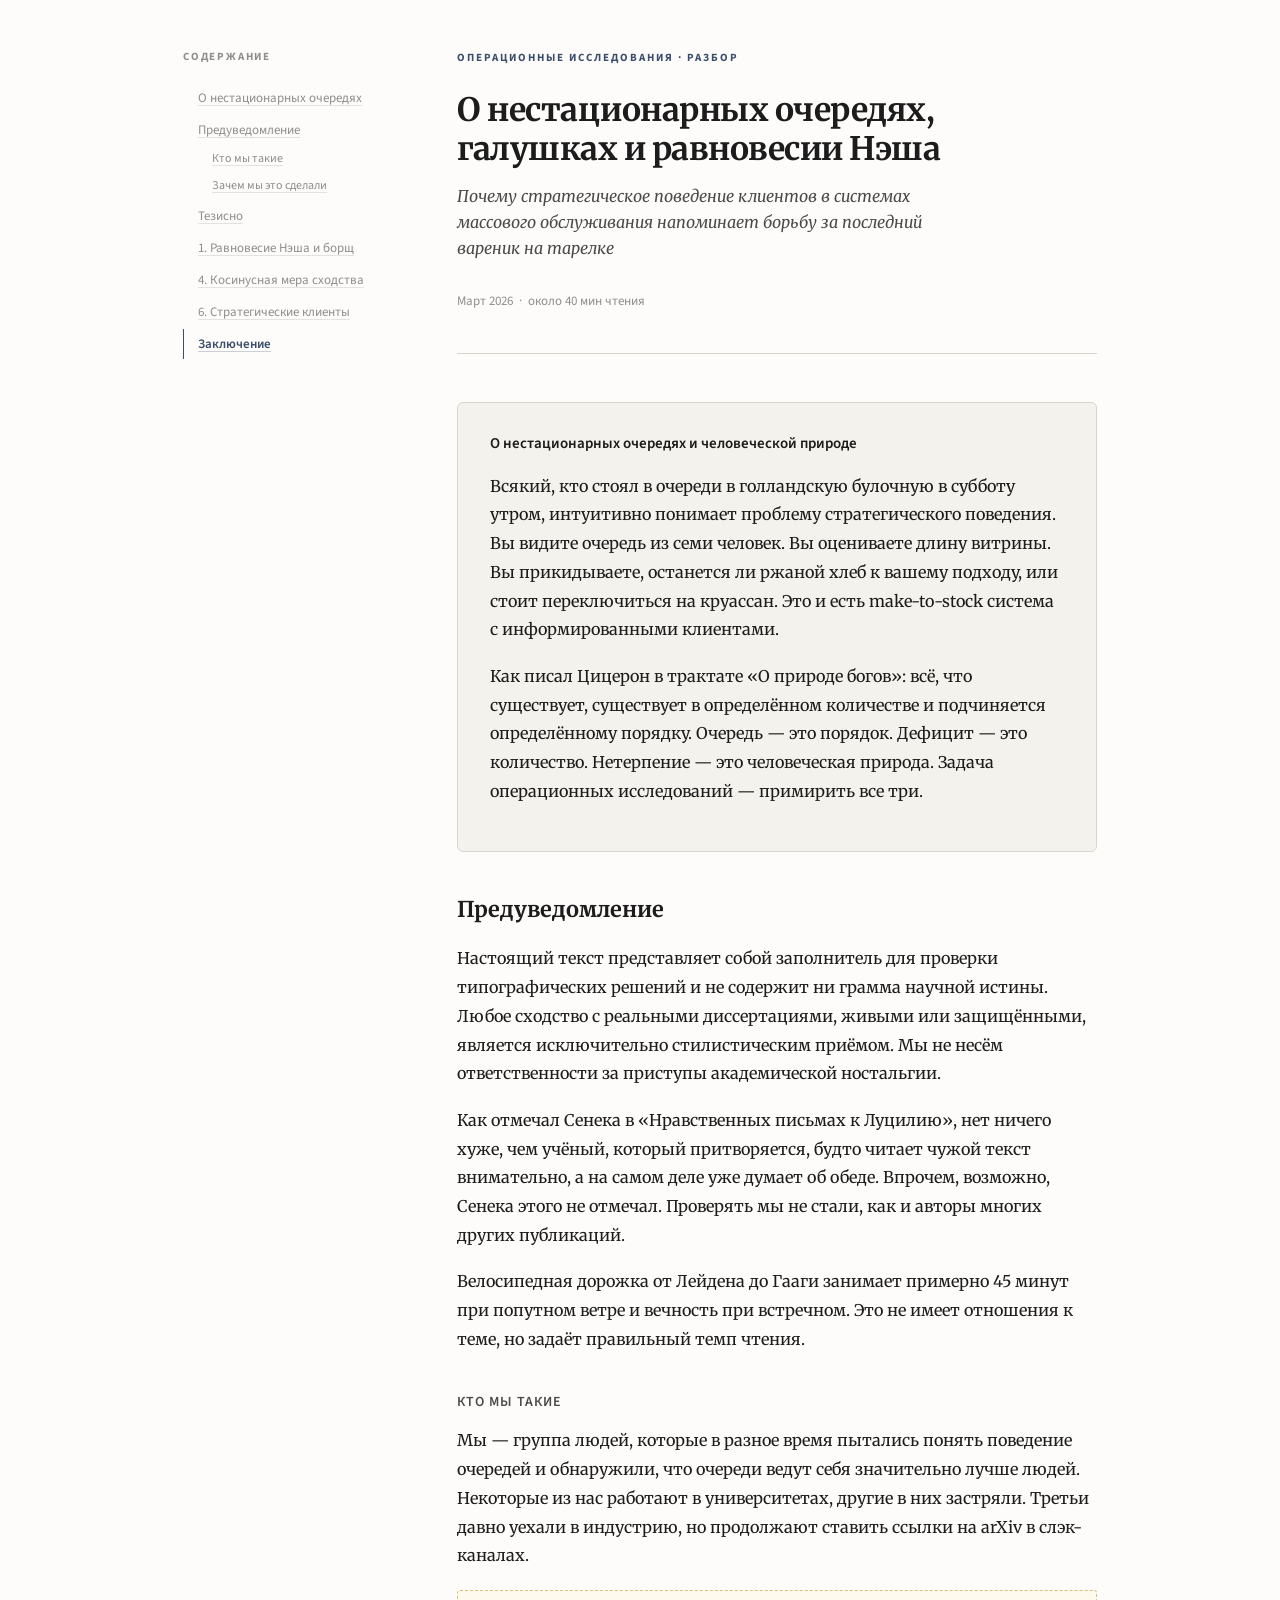
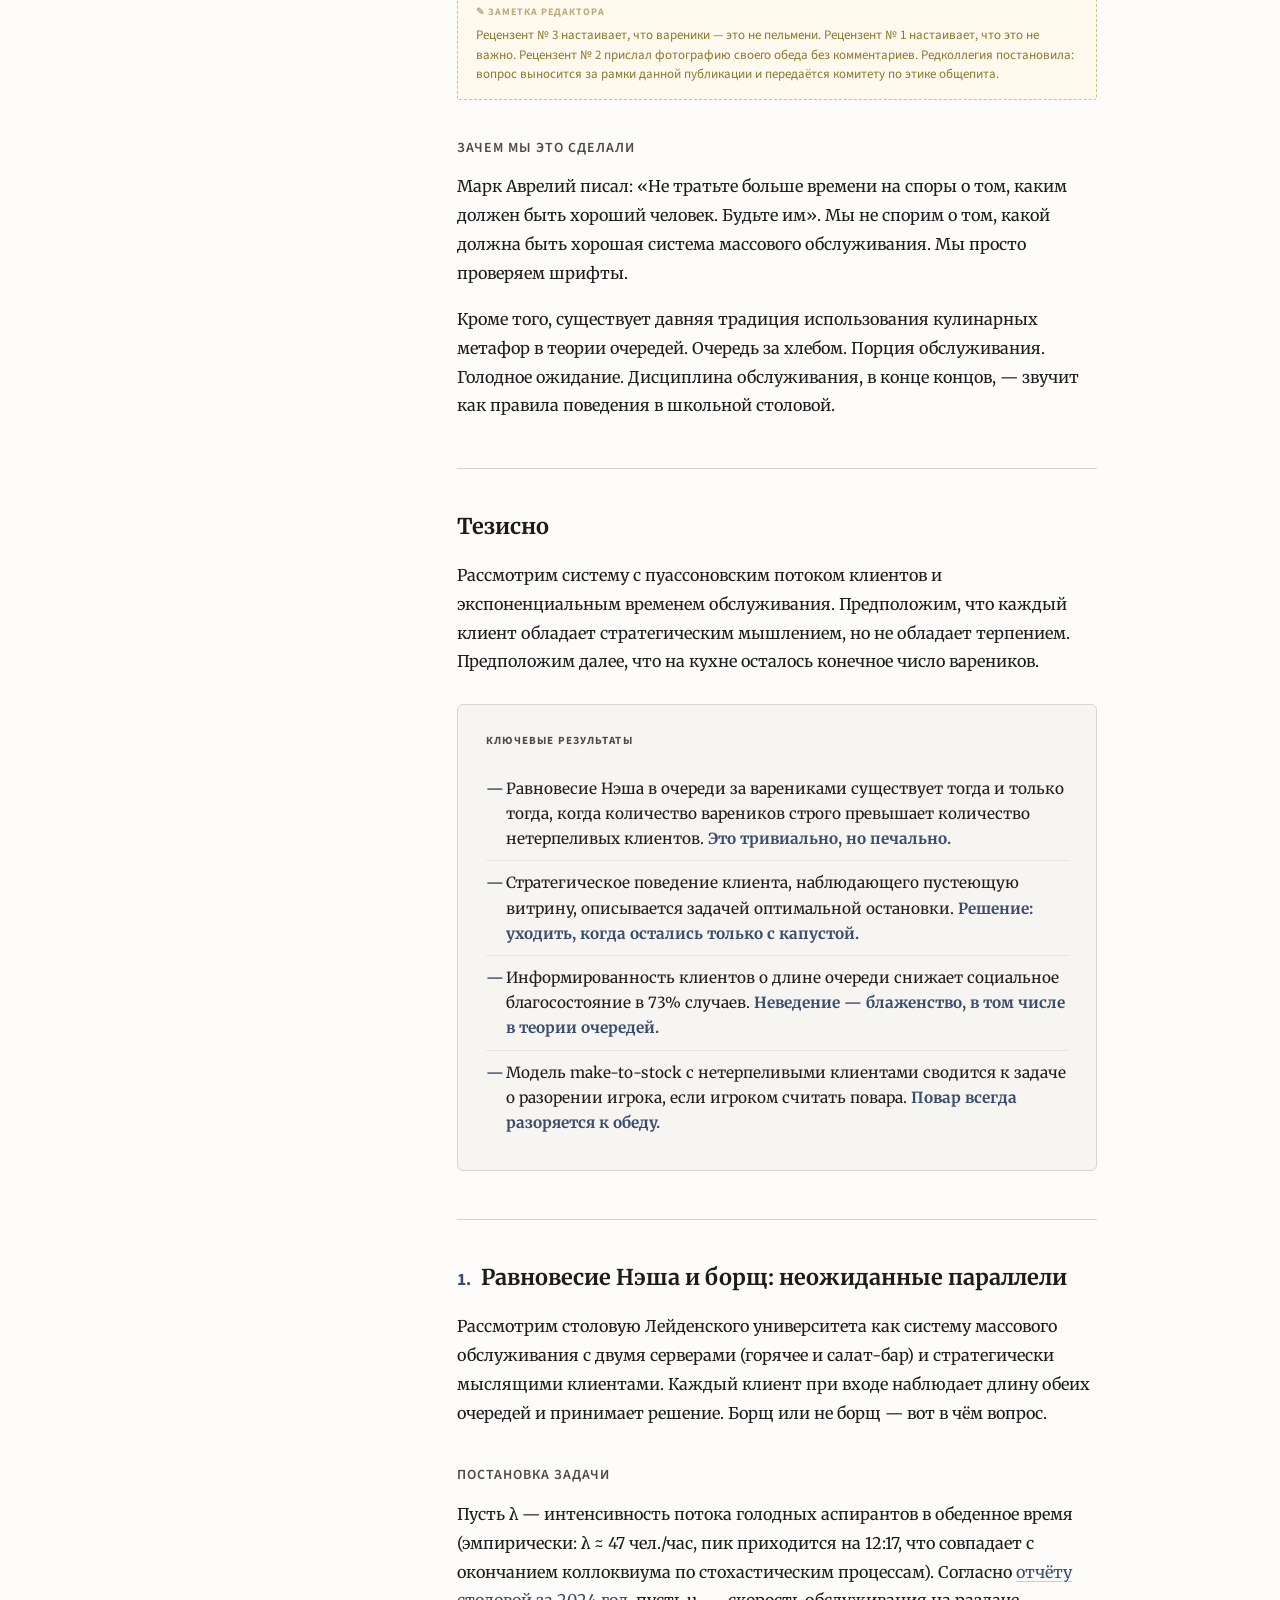
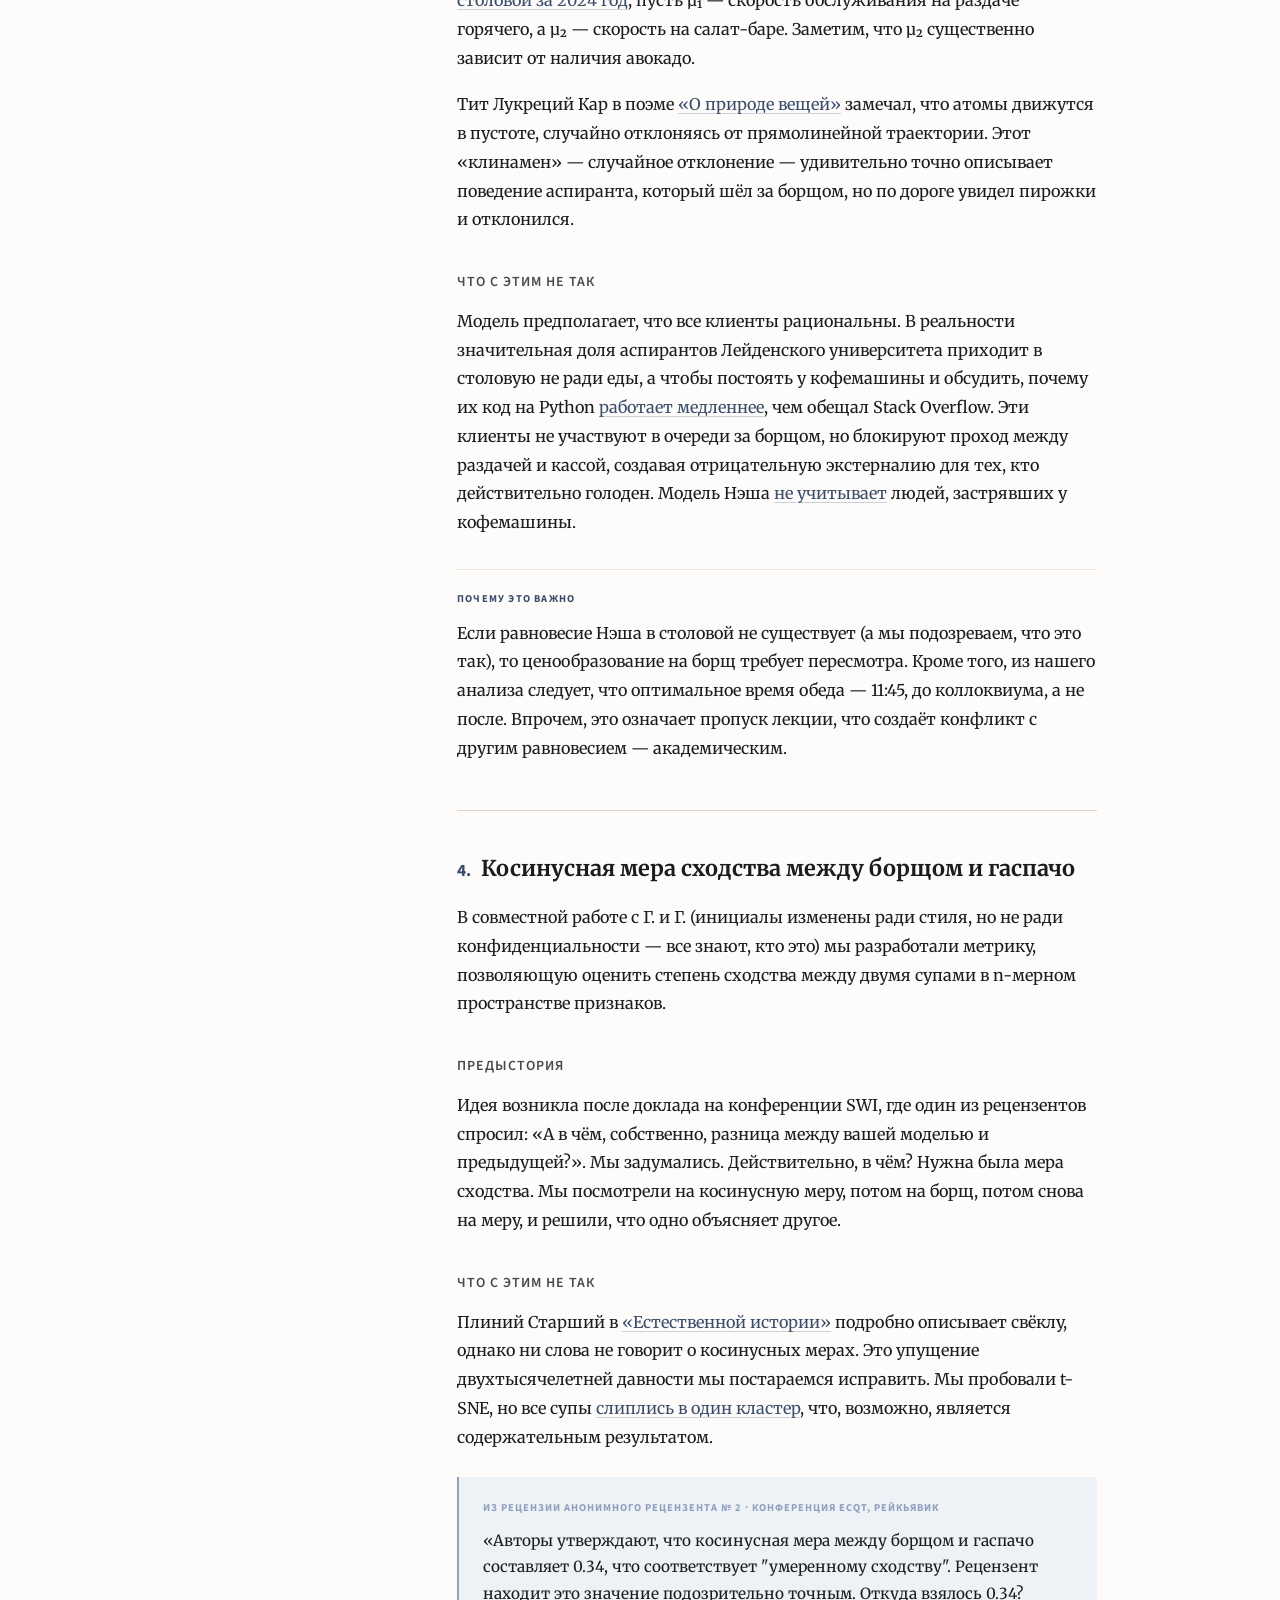
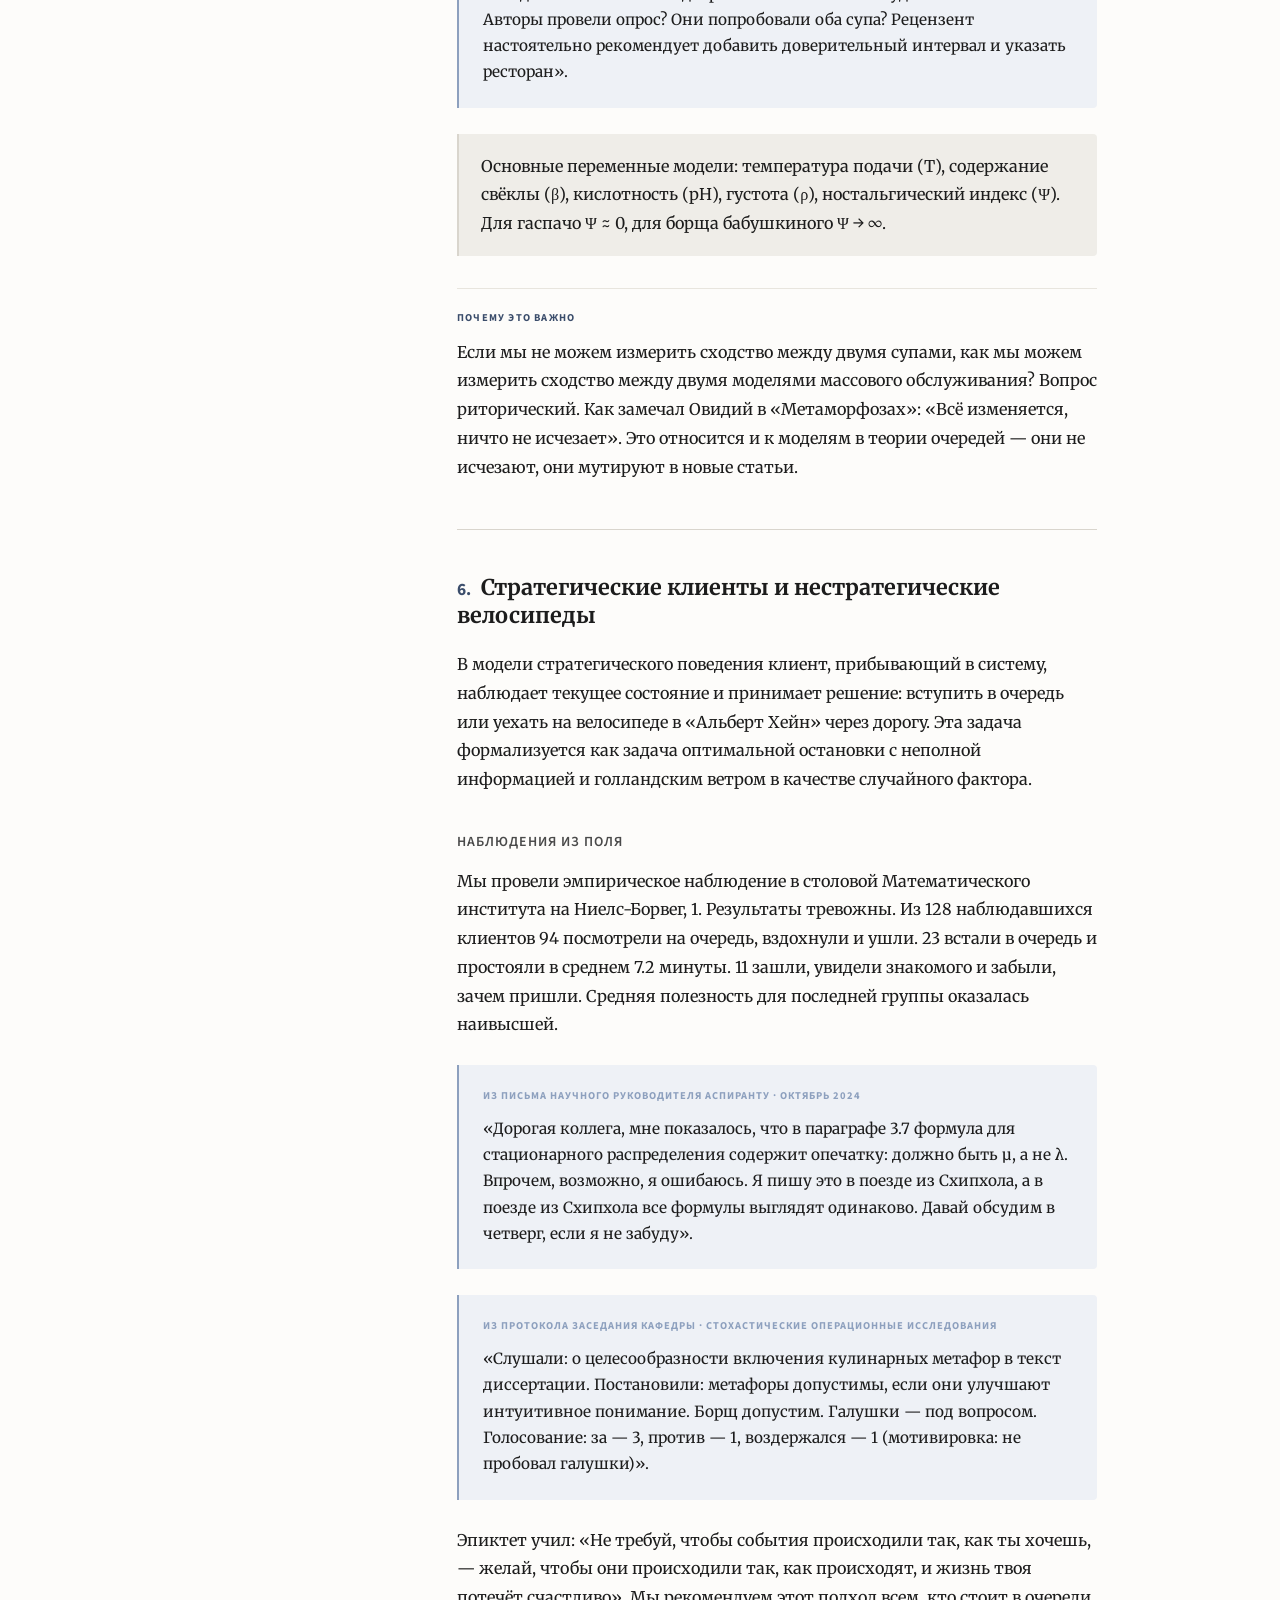
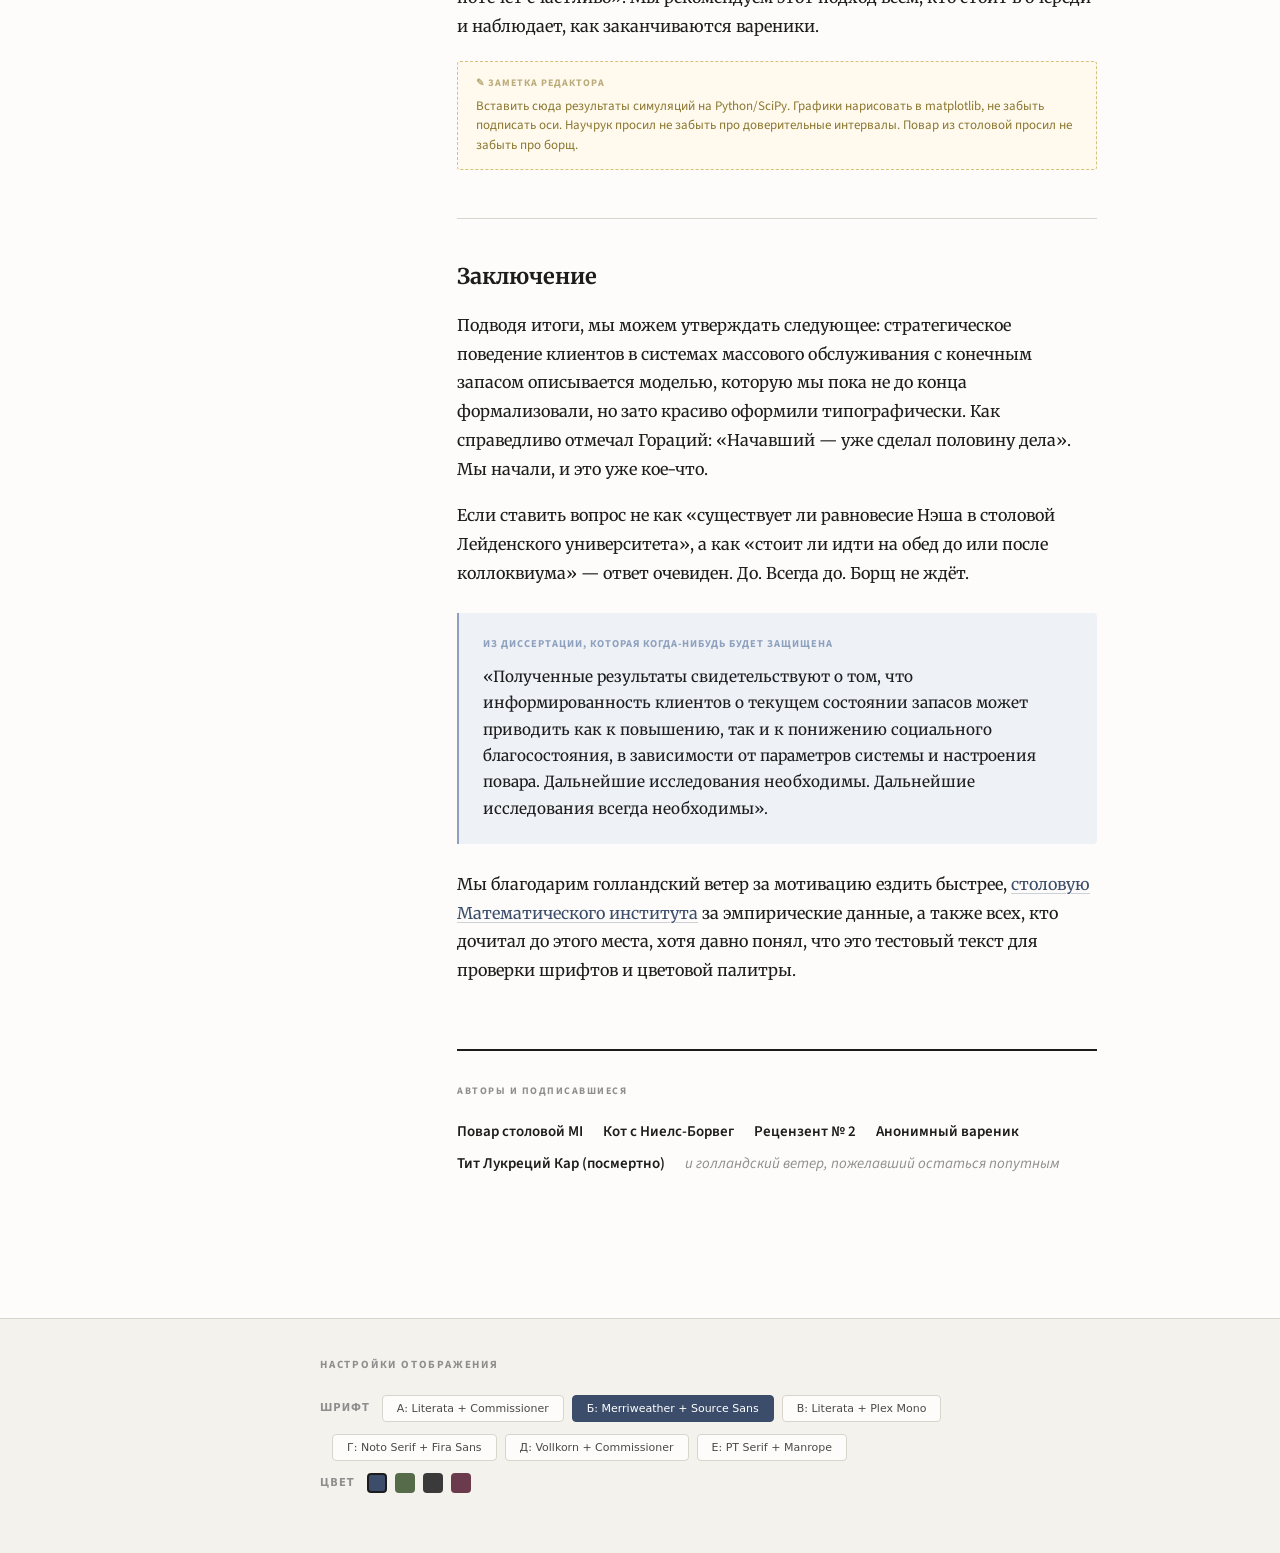
<file: sample_lorem.html>
<!DOCTYPE html>
<html lang="ru">
<head>
<meta charset="UTF-8">
<meta name="viewport" content="width=device-width, initial-scale=1.0, viewport-fit=cover">
<meta name="theme-color" content="#FDFCFA">
<title>Полный семпл · шрифты и цвета</title>
<link rel="preconnect" href="https://fonts.googleapis.com">
<link rel="preconnect" href="https://fonts.gstatic.com" crossorigin>
<link href="https://fonts.googleapis.com/css2?family=Literata:ital,opsz,wght@0,7..72,400;0,7..72,500;0,7..72,600;0,7..72,700;1,7..72,400;1,7..72,500&family=Commissioner:wght@400;500;600;700&family=Merriweather:ital,wght@0,400;0,700;1,400&family=Source+Sans+3:ital,wght@0,400;0,600;0,700;1,400&family=IBM+Plex+Mono:ital,wght@0,400;0,500;0,600;1,400&family=Noto+Serif:ital,wght@0,400;0,500;0,600;0,700;1,400&family=Fira+Sans:ital,wght@0,400;0,500;0,600;1,400&family=Vollkorn:ital,wght@0,400;0,500;0,600;0,700;1,400&family=PT+Serif:ital,wght@0,400;0,700;1,400&family=Manrope:wght@400;500;600;700&display=swap" rel="stylesheet">
<style>
*,*::before,*::after{margin:0;padding:0;box-sizing:border-box}

/* ── Color themes ───────────────────── */
:root, [data-color="slate"] {
  --accent:#3B4D6B; --accent-hover:#516A8F; --accent-faint:rgba(59,77,107,.07);
  --source-bg:#EEF1F6; --source-border:#8DA0BE;
}
[data-color="olive"] {
  --accent:#556B4A; --accent-hover:#6E8A5F; --accent-faint:rgba(85,107,74,.07);
  --source-bg:#F0F3ED; --source-border:#8FA682;
}
[data-color="charcoal"] {
  --accent:#3A3A3A; --accent-hover:#555; --accent-faint:rgba(58,58,58,.06);
  --source-bg:#F0F0EE; --source-border:#A0A09A;
}
[data-color="wine"] {
  --accent:#6B3A4D; --accent-hover:#8A4F66; --accent-faint:rgba(107,58,77,.07);
  --source-bg:#F5EFF2; --source-border:#B08898;
}

/* ── Font themes ────────────────────── */
[data-font="a"] { --body:'Literata',Georgia,serif; --ui:'Commissioner',sans-serif; }
[data-font="b"] { --body:'Merriweather',Georgia,serif; --ui:'Source Sans 3',sans-serif; }
[data-font="c"] { --body:'Literata',Georgia,serif; --ui:'IBM Plex Mono',monospace; }
[data-font="d"] { --body:'Noto Serif',Georgia,serif; --ui:'Fira Sans',sans-serif; }
[data-font="e"] { --body:'Vollkorn',Georgia,serif; --ui:'Commissioner',sans-serif; }
[data-font="f"] { --body:'PT Serif',Georgia,serif; --ui:'Manrope',sans-serif; }

:root {
  --bg:#FDFCFA; --bg-warm:#F4F2ED; --text:#1C1C1C; --text-secondary:#4A4A4A;
  --text-muted:#8E8E8E; --border:#D9D5CD; --border-light:#E8E5DE;
  --quote-bg:#EFEDE8; --draft-bg:#FFFAED; --draft-border:#D4C27A;
  --measure:640px; --sidebar-w:210px; --gap:64px;
}

html { font-size:17px; scroll-behavior:smooth; scroll-padding-top:40px; background:var(--bg); }
body { font-family:var(--body); color:var(--text); background:var(--bg); line-height:1.78; -webkit-font-smoothing:antialiased; text-rendering:optimizeLegibility; min-height:100vh; }
::selection { background:var(--accent-faint); }
a { color:var(--accent); text-decoration:underline; text-decoration-color:rgba(59,77,107,.25); text-decoration-thickness:1px; text-underline-offset:3px; }
a:hover { color:var(--accent-hover); text-decoration-color:var(--accent-hover); }

/* ── Settings footer ─────────────────── */
.settings-footer {
  background:#F4F2ED; border-top:1px solid var(--border);
  padding:36px 32px calc(48px + env(safe-area-inset-bottom, 0px));
  margin-top:0;
}
.settings-inner {
  max-width:640px; margin:0 auto;
}
.settings-title {
  font-family:var(--ui); font-size:11px; font-weight:700; letter-spacing:1.8px;
  text-transform:uppercase; color:var(--text-muted); margin-bottom:20px;
}
.settings-row {
  display:flex; align-items:center; gap:8px; margin-bottom:12px; flex-wrap:wrap;
}
.ctrl-label { font-family:system-ui,sans-serif; font-weight:600; color:var(--text-muted); text-transform:uppercase; letter-spacing:1px; font-size:10px; margin-right:4px; }
.ctrl-btn { font-family:system-ui,sans-serif; background:var(--bg); border:1px solid var(--border); color:var(--text-secondary); padding:6px 14px; border-radius:4px; cursor:pointer; font-size:11px; transition:all .1s; }
.ctrl-btn:hover { border-color:var(--accent); color:var(--text); }
.ctrl-btn.active { background:var(--accent); border-color:var(--accent); color:#fff; }
.ctrl-swatch { width:20px; height:20px; border-radius:4px; border:2px solid transparent; cursor:pointer; transition:all .1s; }
.ctrl-swatch:hover { transform:scale(1.1); }
.ctrl-swatch.active { border-color:var(--text); }
.ctrl-swatch[data-c="slate"] { background:#3B4D6B; }
.ctrl-swatch[data-c="olive"] { background:#556B4A; }
.ctrl-swatch[data-c="charcoal"] { background:#3A3A3A; }
.ctrl-swatch[data-c="wine"] { background:#6B3A4D; }

/* ── Layout ─────────────────────────── */
.page {
  display:grid; grid-template-columns:var(--sidebar-w) minmax(0,var(--measure));
  gap:var(--gap); max-width:calc(var(--sidebar-w) + var(--measure) + var(--gap) + 80px);
  margin:0 auto; padding:48px 40px 140px;
}

/* ── Desktop sidebar TOC ────────────── */
.sidebar { position:relative; }
.toc-desktop {
  position:sticky; top:40px; font-family:var(--ui); font-size:13px; line-height:1.55;
  max-height:calc(100vh - 80px); overflow-y:auto;
}
.toc-desktop::-webkit-scrollbar { width:2px; }
.toc-desktop::-webkit-scrollbar-thumb { background:var(--border); }

.toc-label { font-family:var(--ui); font-size:11px; font-weight:700; letter-spacing:1.8px; text-transform:uppercase; color:var(--text-muted); margin-bottom:18px; }
.toc-list { list-style:none; }
.toc-list li { margin-bottom:2px; }
.toc-list a { color:var(--text-muted); text-decoration:underline; text-decoration-color:rgba(0,0,0,.1); text-decoration-thickness:1px; text-underline-offset:3px; display:block; padding:5px 0 5px 14px; border-left:1.5px solid transparent; transition:all .12s; }
.toc-list a:hover { color:var(--text-secondary); text-decoration-color:rgba(0,0,0,.2); }
.toc-list a.active { color:var(--accent); border-left-color:var(--accent); font-weight:600; text-decoration-color:rgba(59,77,107,.25); }
.toc-sub { padding-left:14px; }
.toc-sub a { font-size:12px; padding:3px 0 3px 14px; }

/* ── Reading progress bar ───────────── */
.progress-bar {
  position:fixed; top:0; left:0; z-index:96;
  width:0%; height:2.5px;
  background:var(--accent);
  opacity:.4;
  transition:opacity .2s;
  pointer-events:none;
}
.progress-bar.at-top { opacity:0; }

/* ── Mobile: floating top bar on scroll-up ── */
.mobile-bar {
  display:none; position:fixed; top:0; left:0; right:0; z-index:95;
  background:var(--bg);
  font-family:var(--ui); font-size:13px;
  transform:translateY(-100%); transition:transform .25s cubic-bezier(.4,0,.2,1);
  box-shadow:0 1px 8px rgba(0,0,0,.06);
}
.mobile-bar.visible { transform:translateY(0); }

.mobile-bar-top {
  display:flex; align-items:center; justify-content:space-between;
  padding:10px 20px; border-bottom:1px solid var(--border);
  transition:border-color .15s;
}
.mobile-bar.dropdown-open .mobile-bar-top { border-bottom-color:transparent; }
.mobile-bar-chapter { color:var(--text-secondary); font-weight:600; white-space:nowrap; overflow:hidden; text-overflow:ellipsis; flex:1; margin-right:12px; transition:opacity .12s; }
.mobile-bar-chapter.swapping { opacity:0; }
.mobile-bar-toc {
  background:var(--bg); border:1.5px solid var(--border); color:var(--accent);
  width:32px; height:32px; border-radius:50%; cursor:pointer; font-size:14px; font-weight:600;
  flex-shrink:0; display:flex; align-items:center; justify-content:center;
  -webkit-tap-highlight-color:transparent; transition:all .15s;
}
.mobile-bar-toc:active { background:var(--accent-faint); border-color:var(--accent); }
.mobile-bar-toc.open { background:var(--accent); color:#fff; border-color:var(--accent); }

.mobile-bar .mobile-progress {
  position:absolute; bottom:0; left:0; height:2px;
  background:var(--accent); opacity:.4; transition:none;
  z-index:1;
}

/* Dropdown TOC from bar */
.mobile-dropdown {
  max-height:0; overflow:hidden;
  transition:max-height .3s cubic-bezier(.4,0,.2,1);
  background:var(--bg);
}
.mobile-dropdown.open { max-height:70vh; overflow-y:auto; }

.mobile-dropdown .toc-list {
  padding:8px 20px 16px;
}
.mobile-dropdown .toc-list li { margin-bottom:0; }
.mobile-dropdown .toc-list a {
  padding:11px 0 11px 14px; font-size:14px;
  color:var(--text-muted); text-decoration:underline; text-decoration-color:rgba(0,0,0,.1);
  text-decoration-thickness:1px; text-underline-offset:3px;
  border-left:2px solid transparent;
  display:block; transition:all .1s;
}
.mobile-dropdown .toc-list a:hover { color:var(--text-secondary); text-decoration-color:rgba(0,0,0,.2); }
.mobile-dropdown .toc-list a.current {
  color:var(--accent); font-weight:600;
  border-left-color:var(--accent);
  background:var(--accent-faint);
  border-radius:0 4px 4px 0;
}
.mobile-dropdown .toc-sub a { font-size:13px; padding:9px 0 9px 14px; }

/* Hide top progress bar when mobile bar is showing */
.progress-bar.bar-hidden { opacity:0 !important; }

/* ── Back to top (both desktop & mobile) ── */
.back-to-top {
  position:fixed; bottom:28px; right:28px; z-index:90; width:40px; height:40px;
  border-radius:50%; background:var(--bg); color:var(--accent); 
  border:1.5px solid var(--border); cursor:pointer;
  font-size:18px; line-height:1; display:flex; align-items:center; justify-content:center;
  box-shadow:0 2px 10px rgba(0,0,0,.08); opacity:0; transform:translateY(10px);
  transition:opacity .25s,transform .25s,border-color .15s; pointer-events:none;
  -webkit-tap-highlight-color:transparent;
}
.back-to-top.visible { opacity:.5; transform:translateY(0); pointer-events:auto; }
.back-to-top:hover { opacity:1; border-color:var(--accent); }
.back-to-top:active { transform:scale(.92); opacity:1; border-color:var(--accent); }

/* ── Inline TOC (mobile, part of content) ── */
.toc-inline {
  display:none; /* hidden on desktop, sidebar does the job */
  margin-bottom:40px;
  padding:20px 24px;
  background:var(--bg-warm);
  border:1px solid var(--border);
  border-radius:6px;
}
.toc-inline-title {
  font-family:var(--ui); font-size:11px; font-weight:700; letter-spacing:1.8px;
  text-transform:uppercase; color:var(--text-muted); margin-bottom:14px;
}
.toc-inline-list {
  list-style:none; font-family:var(--ui); font-size:14px; line-height:1.5;
}
.toc-inline-list li { margin-bottom:6px; }
.toc-inline-list a {
  color:var(--text-secondary); text-decoration:underline; text-decoration-color:rgba(0,0,0,.1);
  text-decoration-thickness:1px; text-underline-offset:3px;
  padding:4px 0; display:block; transition:color .1s;
}
.toc-inline-list a:hover { color:var(--accent); text-decoration-color:rgba(59,77,107,.25); }

/* ── Content ────────────────────────── */
.content { min-width:0; }
.article-header { margin-bottom:48px; padding-bottom:40px; border-bottom:1px solid var(--border); }
.article-kicker { font-family:var(--ui); font-size:11px; font-weight:700; letter-spacing:2px; text-transform:uppercase; color:var(--accent); margin-bottom:22px; }
.article-title { font-size:1.9rem; font-weight:700; line-height:1.22; margin-bottom:16px; letter-spacing:-0.015em; max-width:560px; }
.article-subtitle { font-size:0.98rem; color:var(--text-secondary); line-height:1.6; font-style:italic; max-width:520px; }
.article-meta { margin-top:28px; font-family:var(--ui); font-size:13px; color:var(--text-muted); }

.content h2 { font-size:1.28rem; font-weight:700; margin:44px 0 20px; line-height:1.28; }
.chapter-num { font-family:var(--ui); font-weight:700; color:var(--accent); font-size:0.8em; margin-right:5px; }
.content h3 { font-family:var(--ui); font-size:0.82rem; font-weight:600; text-transform:uppercase; letter-spacing:1px; color:var(--text-secondary); margin:36px 0 12px; }
.content p { margin-bottom:1.1em; font-size:0.95rem; }
.section-rule { width:100%; height:0; border:none; border-top:1px solid var(--border); margin:48px 0 0; }

.preface { background:var(--bg-warm); border:1px solid var(--border); border-radius:6px; padding:28px 32px; margin-bottom:44px; font-size:0.93rem; }
.preface-title { font-family:var(--ui); font-weight:600; font-size:15px; margin-bottom:14px; }

.content blockquote { background:var(--quote-bg); border-left:2.5px solid var(--border); padding:18px 22px; margin:22px 0; border-radius:0 4px 4px 0; font-size:0.9rem; }
.content blockquote p:last-child { margin-bottom:0; }

.source-quote { background:var(--source-bg); border-left:2.5px solid var(--source-border); padding:22px 24px; margin:26px 0; border-radius:0 4px 4px 0; }
.source-label { font-family:var(--ui); font-size:10.5px; font-weight:700; letter-spacing:1px; text-transform:uppercase; color:var(--source-border); margin-bottom:10px; }
.source-quote p { font-size:0.9rem; line-height:1.72; }
.source-quote p:last-of-type { margin-bottom:0; }

.draft-note { background:var(--draft-bg); border:1px dashed var(--draft-border); padding:14px 18px; margin:20px 0; border-radius:3px; font-family:var(--ui); font-size:13px; color:#8B7730; line-height:1.5; }
.draft-note::before { content:'✎ заметка редактора'; display:block; font-family:var(--ui); font-weight:700; font-size:10px; letter-spacing:1px; text-transform:uppercase; margin-bottom:6px; opacity:0.6; }

.key-points { background:#F6F5F2; border:1px solid var(--border); border-radius:6px; padding:26px 28px; margin:28px 0; }
.kp-title { font-family:var(--ui); font-weight:700; font-size:11px; letter-spacing:1.2px; text-transform:uppercase; color:var(--text-secondary); margin-bottom:16px; }
.key-points ul { list-style:none; }
.key-points li { padding:9px 0 9px 20px; position:relative; font-size:0.9rem; line-height:1.65; border-bottom:1px solid var(--border-light); }
.key-points li:last-child { border-bottom:none; }
.key-points li::before { content:'—'; position:absolute; left:0; color:var(--accent); font-weight:700; }
.key-points li strong { color:var(--accent); font-weight:700; }

.why-matters { margin:32px 0 0; padding:20px 0 0; border-top:1px solid var(--border-light); }
.wm-title { font-family:var(--ui); font-size:10.5px; font-weight:700; letter-spacing:1.2px; text-transform:uppercase; color:var(--accent); margin-bottom:10px; }

.authors-block { margin-top:64px; padding-top:32px; border-top:2px solid var(--text); }
.ab-title { font-family:var(--ui); font-size:10px; font-weight:700; letter-spacing:1.5px; text-transform:uppercase; color:var(--text-muted); margin-bottom:18px; }
.authors-list { display:flex; flex-wrap:wrap; gap:6px 20px; font-family:var(--ui); font-size:15px; font-weight:600; }
.authors-list .anon { color:var(--text-muted); font-weight:400; font-style:italic; }

@media (max-width:960px) {
  .page { grid-template-columns:1fr; padding:24px 20px 100px; gap:0; }
  .sidebar { display:none; }
  .toc-inline { display:block; }
  .mobile-bar { display:block; }
  .article-title { font-size:1.45rem; }
  html { font-size:16px; scroll-padding-top:56px; }
  .back-to-top { bottom:20px; right:20px; width:36px; height:36px; font-size:15px; }
  .settings-footer { padding:28px 20px calc(40px + env(safe-area-inset-bottom, 0px)); }
  .ctrl-btn { padding:5px 10px; font-size:10px; }
}
</style>
</head>
<body data-font="b" data-color="slate">

<!-- Reading progress bar -->
<div class="progress-bar" id="progressBar"></div>

<!-- Mobile: floating top bar with dropdown TOC -->
<div class="mobile-bar" id="mobileBar">
  <div class="mobile-bar-top">
    <div class="mobile-bar-chapter" id="mobileChapter">О нестационарных очередях</div>
    <button class="mobile-bar-toc" id="mobileBarToc" aria-label="Оглавление">§</button>
  </div>
  <div class="mobile-dropdown" id="mobileDropdown">
    <ol class="toc-list" id="tocMobileList">
      <li><a href="#preface">О нестационарных очередях</a></li>
      <li><a href="#intro">Предуведомление</a></li>
      <li class="toc-sub"><a href="#who">Кто мы такие</a></li>
      <li class="toc-sub"><a href="#why">Зачем мы это сделали</a></li>
      <li><a href="#summary">Тезисно</a></li>
      <li><a href="#ch1">1. Равновесие Нэша и борщ</a></li>
      <li><a href="#ch4">4. Косинусная мера сходства</a></li>
      <li><a href="#ch6">6. Стратегические клиенты</a></li>
      <li><a href="#conclusion">Заключение</a></li>
    </ol>
  </div>
  <div class="mobile-progress" id="mobileProgress"></div>
</div>

<!-- Back to top -->
<button class="back-to-top" id="backToTop" aria-label="Наверх">↑</button>

<div class="page">
<aside class="sidebar">
  <nav class="toc-desktop">
    <div class="toc-label">Содержание</div>
    <ol class="toc-list" id="tocDesktopList">
      <li><a href="#preface" class="active">О нестационарных очередях</a></li>
      <li><a href="#intro">Предуведомление</a></li>
      <li class="toc-sub"><a href="#who">Кто мы такие</a></li>
      <li class="toc-sub"><a href="#why">Зачем мы это сделали</a></li>
      <li><a href="#summary">Тезисно</a></li>
      <li><a href="#ch1">1. Равновесие Нэша и борщ</a></li>
      <li><a href="#ch4">4. Косинусная мера сходства</a></li>
      <li><a href="#ch6">6. Стратегические клиенты</a></li>
      <li><a href="#conclusion">Заключение</a></li>
    </ol>
  </nav>
</aside>

<main class="content">

<header class="article-header">
  <div class="article-kicker">Операционные исследования · Разбор</div>
  <h1 class="article-title">О&nbsp;нестационарных очередях, галушках и&nbsp;равновесии Нэша</h1>
  <p class="article-subtitle">Почему стратегическое поведение клиентов в&nbsp;системах массового обслуживания напоминает борьбу за&nbsp;последний вареник на&nbsp;тарелке</p>
  <div class="article-meta">Март 2026 &nbsp;·&nbsp; около 40 мин чтения</div>
</header>

<nav class="toc-inline" aria-label="Содержание">
  <div class="toc-inline-title">Содержание</div>
  <ol class="toc-inline-list">
    <li><a href="#preface">О нестационарных очередях</a></li>
    <li><a href="#intro">Предуведомление</a></li>
    <li><a href="#summary">Тезисно</a></li>
    <li><a href="#ch1">1. Равновесие Нэша и борщ</a></li>
    <li><a href="#ch4">4. Косинусная мера сходства</a></li>
    <li><a href="#ch6">6. Стратегические клиенты</a></li>
    <li><a href="#conclusion">Заключение</a></li>
  </ol>
</nav>

<section class="preface" id="preface">
  <div class="preface-title">О нестационарных очередях и человеческой природе</div>
  <p>Всякий, кто стоял в очереди в голландскую булочную в субботу утром, интуитивно понимает проблему стратегического поведения. Вы видите очередь из семи человек. Вы оцениваете длину витрины. Вы прикидываете, останется ли ржаной хлеб к вашему подходу, или стоит переключиться на круассан. Это и есть make-to-stock система с информированными клиентами.</p>
  <p>Как писал Цицерон в трактате «О природе богов»: всё, что существует, существует в определённом количестве и подчиняется определённому порядку. Очередь — это порядок. Дефицит — это количество. Нетерпение — это человеческая природа. Задача операционных исследований — примирить все три.</p>
</section>

<section id="intro">
  <h2>Предуведомление</h2>
  <p>Настоящий текст представляет собой заполнитель для проверки типографических решений и не содержит ни грамма научной истины. Любое сходство с реальными диссертациями, живыми или защищёнными, является исключительно стилистическим приёмом. Мы не несём ответственности за приступы академической ностальгии.</p>
  <p>Как отмечал Сенека в «Нравственных письмах к Луцилию», нет ничего хуже, чем учёный, который притворяется, будто читает чужой текст внимательно, а на самом деле уже думает об обеде. Впрочем, возможно, Сенека этого не отмечал. Проверять мы не стали, как и авторы многих других публикаций.</p>
  <p>Велосипедная дорожка от Лейдена до Гааги занимает примерно 45 минут при попутном ветре и вечность при встречном. Это не имеет отношения к теме, но задаёт правильный темп чтения.</p>
</section>

<section id="who">
  <h3>Кто мы такие</h3>
  <p>Мы — группа людей, которые в разное время пытались понять поведение очередей и обнаружили, что очереди ведут себя значительно лучше людей. Некоторые из нас работают в университетах, другие в них застряли. Третьи давно уехали в индустрию, но продолжают ставить ссылки на arXiv в слэк-каналах.</p>
  <div class="draft-note">Рецензент № 3 настаивает, что вареники — это не пельмени. Рецензент № 1 настаивает, что это не важно. Рецензент № 2 прислал фотографию своего обеда без комментариев. Редколлегия постановила: вопрос выносится за рамки данной публикации и передаётся комитету по этике общепита.</div>
</section>

<section id="why">
  <h3>Зачем мы это сделали</h3>
  <p>Марк Аврелий писал: «Не тратьте больше времени на споры о том, каким должен быть хороший человек. Будьте им». Мы не спорим о том, какой должна быть хорошая система массового обслуживания. Мы просто проверяем шрифты.</p>
  <p>Кроме того, существует давняя традиция использования кулинарных метафор в теории очередей. Очередь за хлебом. Порция обслуживания. Голодное ожидание. Дисциплина обслуживания, в конце концов, — звучит как правила поведения в школьной столовой.</p>
</section>

<hr class="section-rule">

<section id="summary">
  <h2>Тезисно</h2>
  <p>Рассмотрим систему с пуассоновским потоком клиентов и экспоненциальным временем обслуживания. Предположим, что каждый клиент обладает стратегическим мышлением, но не обладает терпением. Предположим далее, что на кухне осталось конечное число вареников.</p>
  <div class="key-points">
    <div class="kp-title">Ключевые результаты</div>
    <ul>
      <li>Равновесие Нэша в очереди за варениками существует тогда и только тогда, когда количество вареников строго превышает количество нетерпеливых клиентов. <strong>Это тривиально, но печально.</strong></li>
      <li>Стратегическое поведение клиента, наблюдающего пустеющую витрину, описывается задачей оптимальной остановки. <strong>Решение: уходить, когда остались только с капустой.</strong></li>
      <li>Информированность клиентов о длине очереди снижает социальное благосостояние в 73% случаев. <strong>Неведение — блаженство, в том числе в теории очередей.</strong></li>
      <li>Модель make-to-stock с нетерпеливыми клиентами сводится к задаче о разорении игрока, если игроком считать повара. <strong>Повар всегда разоряется к обеду.</strong></li>
    </ul>
  </div>
</section>

<hr class="section-rule">

<section id="ch1">
  <h2><span class="chapter-num">1.</span> Равновесие Нэша и борщ: неожиданные параллели</h2>
  <p>Рассмотрим столовую Лейденского университета как систему массового обслуживания с двумя серверами (горячее и салат-бар) и стратегически мыслящими клиентами. Каждый клиент при входе наблюдает длину обеих очередей и принимает решение. Борщ или не борщ — вот в чём вопрос.</p>
  <h3>Постановка задачи</h3>
  <p>Пусть λ — интенсивность потока голодных аспирантов в обеденное время (эмпирически: λ ≈ 47 чел./час, пик приходится на 12:17, что совпадает с окончанием коллоквиума по стохастическим процессам). Согласно <a href="https://en.wikipedia.org/wiki/Capybara" target="_blank">отчёту столовой за 2024 год</a>, пусть μ₁ — скорость обслуживания на раздаче горячего, а μ₂ — скорость на салат-баре. Заметим, что μ₂ существенно зависит от наличия авокадо.</p>
  <p>Тит Лукреций Кар в поэме <a href="https://www.youtube.com/watch?v=dQw4w9WgXcQ" target="_blank">«О природе вещей»</a> замечал, что атомы движутся в пустоте, случайно отклоняясь от прямолинейной траектории. Этот «клинамен» — случайное отклонение — удивительно точно описывает поведение аспиранта, который шёл за борщом, но по дороге увидел пирожки и отклонился.</p>
  <h3>Что с этим не так</h3>
  <p>Модель предполагает, что все клиенты рациональны. В реальности значительная доля аспирантов Лейденского университета приходит в столовую не ради еды, а чтобы постоять у кофемашины и обсудить, почему их код на Python <a href="https://en.wikipedia.org/wiki/Borscht" target="_blank">работает медленнее</a>, чем обещал Stack Overflow. Эти клиенты не участвуют в очереди за борщом, но блокируют проход между раздачей и кассой, создавая отрицательную экстерналию для тех, кто действительно голоден. Модель Нэша <a href="https://pudding.cool/2017/04/beer/" target="_blank">не учитывает</a> людей, застрявших у кофемашины.</p>
  <div class="why-matters">
    <div class="wm-title">Почему это важно</div>
    <p>Если равновесие Нэша в столовой не существует (а мы подозреваем, что это так), то ценообразование на борщ требует пересмотра. Кроме того, из нашего анализа следует, что оптимальное время обеда — 11:45, до коллоквиума, а не после. Впрочем, это означает пропуск лекции, что создаёт конфликт с другим равновесием — академическим.</p>
  </div>
</section>

<hr class="section-rule">

<section id="ch4">
  <h2><span class="chapter-num">4.</span> Косинусная мера сходства между борщом и гаспачо</h2>
  <p>В совместной работе с Г. и Г. (инициалы изменены ради стиля, но не ради конфиденциальности — все знают, кто это) мы разработали метрику, позволяющую оценить степень сходства между двумя супами в n-мерном пространстве признаков.</p>
  <h3>Предыстория</h3>
  <p>Идея возникла после доклада на конференции SWI, где один из рецензентов спросил: «А в чём, собственно, разница между вашей моделью и предыдущей?». Мы задумались. Действительно, в чём? Нужна была мера сходства. Мы посмотрели на косинусную меру, потом на борщ, потом снова на меру, и решили, что одно объясняет другое.</p>
  <h3>Что с этим не так</h3>
  <p>Плиний Старший в <a href="https://www.webcamtaxi.com/en/netherlands/south-holland/leiden-city.html" target="_blank">«Естественной истории»</a> подробно описывает свёклу, однако ни слова не говорит о косинусных мерах. Это упущение двухтысячелетней давности мы постараемся исправить. Мы пробовали t-SNE, но все супы <a href="https://neal.fun/deep-sea/" target="_blank">слиплись в один кластер</a>, что, возможно, является содержательным результатом.</p>
  <div class="source-quote">
    <div class="source-label">Из рецензии анонимного рецензента № 2 · конференция ecqt, Рейкьявик</div>
    <p>«Авторы утверждают, что косинусная мера между борщом и гаспачо составляет 0.34, что соответствует "умеренному сходству". Рецензент находит это значение подозрительно точным. Откуда взялось 0.34? Авторы провели опрос? Они попробовали оба супа? Рецензент настоятельно рекомендует добавить доверительный интервал и указать ресторан».</p>
  </div>
  <blockquote>
    <p>Основные переменные модели: температура подачи (T), содержание свёклы (β), кислотность (pH), густота (ρ), ностальгический индекс (Ψ). Для гаспачо Ψ ≈ 0, для борща бабушкиного Ψ → ∞.</p>
  </blockquote>
  <div class="why-matters">
    <div class="wm-title">Почему это важно</div>
    <p>Если мы не можем измерить сходство между двумя супами, как мы можем измерить сходство между двумя моделями массового обслуживания? Вопрос риторический. Как замечал Овидий в «Метаморфозах»: «Всё изменяется, ничто не исчезает». Это относится и к моделям в теории очередей — они не исчезают, они мутируют в новые статьи.</p>
  </div>
</section>

<hr class="section-rule">

<section id="ch6">
  <h2><span class="chapter-num">6.</span> Стратегические клиенты и нестратегические велосипеды</h2>
  <p>В модели стратегического поведения клиент, прибывающий в систему, наблюдает текущее состояние и принимает решение: вступить в очередь или уехать на велосипеде в «Альберт Хейн» через дорогу. Эта задача формализуется как задача оптимальной остановки с неполной информацией и голландским ветром в качестве случайного фактора.</p>
  <h3>Наблюдения из поля</h3>
  <p>Мы провели эмпирическое наблюдение в столовой Математического института на Ниелс-Борвег, 1. Результаты тревожны. Из 128 наблюдавшихся клиентов 94 посмотрели на очередь, вздохнули и ушли. 23 встали в очередь и простояли в среднем 7.2 минуты. 11 зашли, увидели знакомого и забыли, зачем пришли. Средняя полезность для последней группы оказалась наивысшей.</p>
  <div class="source-quote">
    <div class="source-label">Из письма научного руководителя аспиранту · октябрь 2024</div>
    <p>«Дорогая коллега, мне показалось, что в параграфе 3.7 формула для стационарного распределения содержит опечатку: должно быть μ, а не λ. Впрочем, возможно, я ошибаюсь. Я пишу это в поезде из Схипхола, а в поезде из Схипхола все формулы выглядят одинаково. Давай обсудим в четверг, если я не забуду».</p>
  </div>
  <div class="source-quote">
    <div class="source-label">Из протокола заседания кафедры · стохастические операционные исследования</div>
    <p>«Слушали: о целесообразности включения кулинарных метафор в текст диссертации. Постановили: метафоры допустимы, если они улучшают интуитивное понимание. Борщ допустим. Галушки — под вопросом. Голосование: за — 3, против — 1, воздержался — 1 (мотивировка: не пробовал галушки)».</p>
  </div>
  <p>Эпиктет учил: «Не требуй, чтобы события происходили так, как ты хочешь, — желай, чтобы они происходили так, как происходят, и жизнь твоя потечёт счастливо». Мы рекомендуем этот подход всем, кто стоит в очереди и наблюдает, как заканчиваются вареники.</p>
  <div class="draft-note">Вставить сюда результаты симуляций на Python/SciPy. Графики нарисовать в matplotlib, не забыть подписать оси. Научрук просил не забыть про доверительные интервалы. Повар из столовой просил не забыть про борщ.</div>
</section>

<hr class="section-rule">

<section id="conclusion">
  <h2>Заключение</h2>
  <p>Подводя итоги, мы можем утверждать следующее: стратегическое поведение клиентов в системах массового обслуживания с конечным запасом описывается моделью, которую мы пока не до конца формализовали, но зато красиво оформили типографически. Как справедливо отмечал Гораций: «Начавший — уже сделал половину дела». Мы начали, и это уже кое-что.</p>
  <p>Если ставить вопрос не как «существует ли равновесие Нэша в столовой Лейденского университета», а как «стоит ли идти на обед до или после коллоквиума» — ответ очевиден. До. Всегда до. Борщ не ждёт.</p>
  <div class="source-quote">
    <div class="source-label">Из диссертации, которая когда-нибудь будет защищена</div>
    <p>«Полученные результаты свидетельствуют о том, что информированность клиентов о текущем состоянии запасов может приводить как к повышению, так и к понижению социального благосостояния, в зависимости от параметров системы и настроения повара. Дальнейшие исследования необходимы. Дальнейшие исследования всегда необходимы».</p>
  </div>
  <p>Мы благодарим голландский ветер за мотивацию ездить быстрее, <a href="https://www.google.com/maps/@52.1683,4.4601,3a,75y,90t/data=!3m6!1e1!3m4!1s0x0:0x0!2e0!7i16384!8i8192" target="_blank">столовую Математического института</a> за эмпирические данные, а также всех, кто дочитал до этого места, хотя давно понял, что это тестовый текст для проверки шрифтов и цветовой палитры.</p>
</section>

<div class="authors-block">
  <div class="ab-title">Авторы и подписавшиеся</div>
  <div class="authors-list">
    <span>Повар столовой MI</span>
    <span>Кот с Ниелс-Борвег</span>
    <span>Рецензент № 2</span>
    <span>Анонимный вареник</span>
    <span>Тит Лукреций Кар (посмертно)</span>
    <span class="anon">и голландский ветер, пожелавший остаться попутным</span>
  </div>
</div>

</main>
</div>

<!-- Settings footer -->
<div class="settings-footer">
  <div class="settings-inner">
    <div class="settings-title">Настройки отображения</div>
    <div class="settings-row">
      <span class="ctrl-label">Шрифт</span>
      <button class="ctrl-btn" onclick="setFont('a',this)">А: Literata + Commissioner</button>
      <button class="ctrl-btn active" onclick="setFont('b',this)">Б: Merriweather + Source Sans</button>
      <button class="ctrl-btn" onclick="setFont('c',this)">В: Literata + Plex Mono</button>
    </div>
    <div class="settings-row">
      <span class="ctrl-label"></span>
      <button class="ctrl-btn" onclick="setFont('d',this)">Г: Noto Serif + Fira Sans</button>
      <button class="ctrl-btn" onclick="setFont('e',this)">Д: Vollkorn + Commissioner</button>
      <button class="ctrl-btn" onclick="setFont('f',this)">Е: PT Serif + Manrope</button>
    </div>
    <div class="settings-row">
      <span class="ctrl-label">Цвет</span>
      <div class="ctrl-swatch active" data-c="slate" onclick="setColor('slate',this)" title="Сине-серый"></div>
      <div class="ctrl-swatch" data-c="olive" onclick="setColor('olive',this)" title="Оливковый"></div>
      <div class="ctrl-swatch" data-c="charcoal" onclick="setColor('charcoal',this)" title="Графит"></div>
      <div class="ctrl-swatch" data-c="wine" onclick="setColor('wine',this)" title="Тёмное вино"></div>
    </div>
  </div>
</div>

<script>
// Font & color switchers
function setFont(f,el){document.body.setAttribute('data-font',f);document.querySelectorAll('.ctrl-btn').forEach(b=>b.classList.remove('active'));el.classList.add('active')}
function setColor(c,el){document.body.setAttribute('data-color',c);document.querySelectorAll('.ctrl-swatch').forEach(s=>s.classList.remove('active'));el.classList.add('active')}

// Elements
const btt=document.getElementById('backToTop');
const progressBar=document.getElementById('progressBar');
const mobileBar=document.getElementById('mobileBar');
const mobileChapter=document.getElementById('mobileChapter');
const mobileProgress=document.getElementById('mobileProgress');
const mobileDropdown=document.getElementById('mobileDropdown');
const tocBtn=document.getElementById('mobileBarToc');
let lastY=0, barVisible=false, dropdownOpen=false;

// Back to top
btt.addEventListener('click',()=>window.scrollTo({top:0,behavior:'smooth'}));

// Progress bar
function updateProgress(){
  const h=document.documentElement.scrollHeight-window.innerHeight;
  const pct=h>0?Math.min(100,window.scrollY/h*100):0;
  progressBar.style.width=pct+'%';
  progressBar.classList.toggle('at-top',window.scrollY<50);
  if(mobileProgress)mobileProgress.style.width=pct+'%';
}

// Scroll handler: back-to-top + mobile bar + progress
window.addEventListener('scroll',()=>{
  // Back to top visibility
  btt.classList.toggle('visible',window.scrollY>window.innerHeight*.6);
  // Progress
  updateProgress();
  // Mobile bar: show on scroll-up, hide on scroll-down
  const y=window.scrollY;
  const scrolledPastHeader=y>300;
  const scrollingUp=y<lastY-5;
  const scrollingDown=y>lastY+5;
  if(scrolledPastHeader&&scrollingUp&&!barVisible){
    mobileBar.classList.add('visible');barVisible=true;
    progressBar.classList.add('bar-hidden');
  }
  if((scrollingDown||!scrolledPastHeader)&&barVisible){
    mobileBar.classList.remove('visible');barVisible=false;
    progressBar.classList.remove('bar-hidden');
    closeDropdown();
  }
  lastY=y;
},{passive:true});
updateProgress();

// Dropdown TOC
let savedChapterText='';

function openDropdown(){
  dropdownOpen=true;
  mobileDropdown.classList.add('open');
  mobileBar.classList.add('dropdown-open');
  tocBtn.classList.add('open');
  // Crossfade chapter name → "Содержание"
  savedChapterText=mobileChapter.textContent;
  mobileChapter.classList.add('swapping');
  setTimeout(()=>{
    mobileChapter.textContent='Содержание';
    mobileChapter.style.fontWeight='700';
    mobileChapter.style.color='var(--text-muted)';
    mobileChapter.style.fontSize='11px';
    mobileChapter.style.letterSpacing='1.8px';
    mobileChapter.style.textTransform='uppercase';
    mobileChapter.classList.remove('swapping');
  },120);
  // Highlight current section
  const mobileLinks=document.querySelectorAll('#tocMobileList a');
  mobileLinks.forEach(a=>a.classList.remove('current'));
  const currentId=mobileChapter.dataset.currentId;
  if(currentId){
    const cur=document.querySelector('#tocMobileList a[href="#'+currentId+'"]');
    if(cur)cur.classList.add('current');
  }
}
function closeDropdown(){
  dropdownOpen=false;
  mobileDropdown.classList.remove('open');
  mobileBar.classList.remove('dropdown-open');
  tocBtn.classList.remove('open');
  // Crossfade back to chapter name
  mobileChapter.classList.add('swapping');
  setTimeout(()=>{
    mobileChapter.textContent=savedChapterText;
    mobileChapter.style.fontWeight='';
    mobileChapter.style.color='';
    mobileChapter.style.fontSize='';
    mobileChapter.style.letterSpacing='';
    mobileChapter.style.textTransform='';
    mobileChapter.classList.remove('swapping');
  },120);
}

tocBtn.addEventListener('click',()=>{
  if(dropdownOpen)closeDropdown(); else openDropdown();
});

document.getElementById('tocMobileList').addEventListener('click',e=>{
  if(e.target.tagName==='A'){closeDropdown()}
});

// Track current section: desktop TOC + mobile chapter name + mobile highlight
const sectionNames={'preface':'О нестационарных очередях','intro':'Предуведомление','who':'Кто мы такие','why':'Зачем мы это сделали','summary':'Тезисно','ch1':'1. Равновесие Нэша и борщ','ch4':'4. Косинусная мера сходства','ch6':'6. Стратегические клиенты','conclusion':'Заключение'};
const sections=document.querySelectorAll('section[id]');
const deskLinks=document.querySelectorAll('#tocDesktopList a');
const obs=new IntersectionObserver(entries=>{entries.forEach(e=>{if(e.isIntersecting){
  const id=e.target.id;
  // Desktop sidebar
  deskLinks.forEach(l=>l.classList.remove('active'));
  const link=document.querySelector('#tocDesktopList a[href="#'+id+'"]');
  if(link)link.classList.add('active');
  // Mobile chapter name
  if(sectionNames[id]){mobileChapter.textContent=sectionNames[id];mobileChapter.dataset.currentId=id}
  // Mobile dropdown highlight (if open)
  if(dropdownOpen){
    document.querySelectorAll('#tocMobileList a').forEach(a=>a.classList.remove('current'));
    const cur=document.querySelector('#tocMobileList a[href="#'+id+'"]');
    if(cur)cur.classList.add('current');
  }
}})},{rootMargin:'-15% 0px -70% 0px'});
sections.forEach(s=>obs.observe(s));
</script>
</body>
</html>
</file>
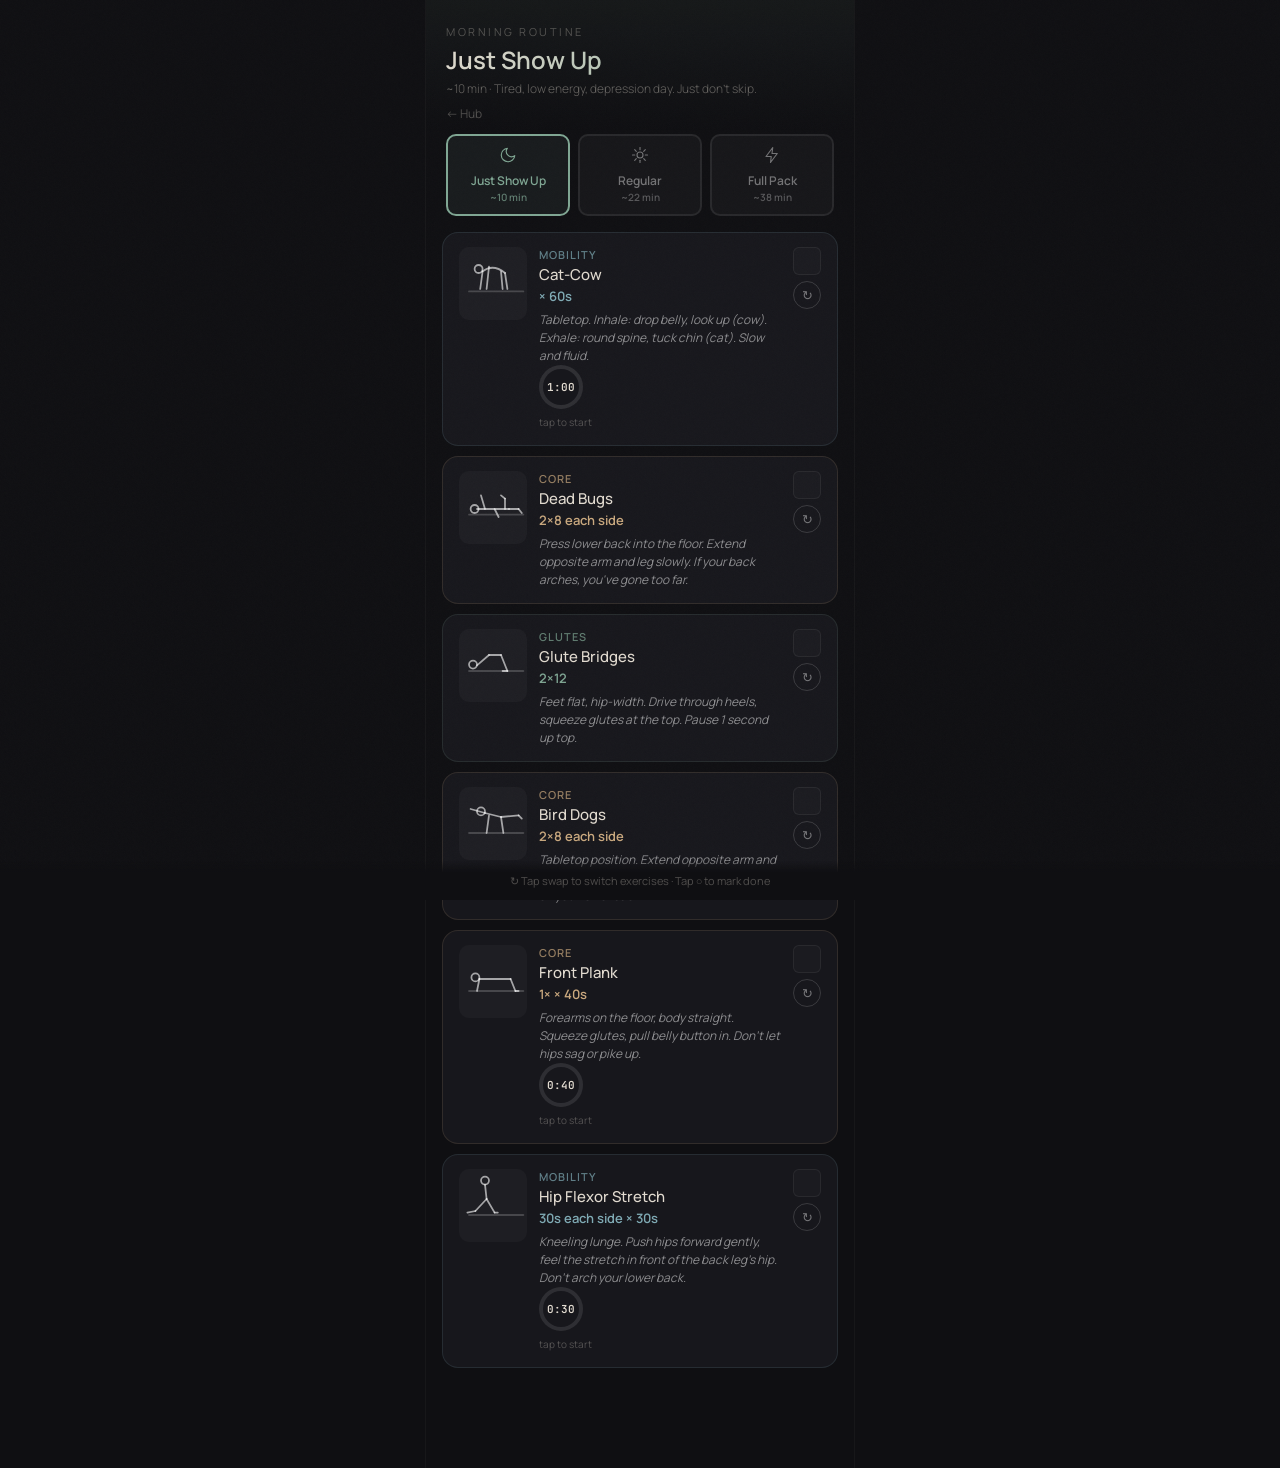
<file: workout.html>
<!DOCTYPE html>
<html lang="en">
<head>
<meta charset="UTF-8">
<meta name="viewport" content="width=device-width, initial-scale=1.0, user-scalable=no">
<meta name="apple-mobile-web-app-capable" content="yes">
<meta name="apple-mobile-web-app-status-bar-style" content="black-translucent">
<meta name="theme-color" content="#0f0f12">
<title>Morning Workout</title>
<link rel="stylesheet" href="style.css">
<style>:root{--accent:#7fa693}</style>
</head>
<body>

<div class="header">
  <div class="header-sub">Morning Routine</div>
  <h1 id="tierTitle">Just Show Up</h1>
  <div class="header-desc" id="tierDesc">~10 min · Tired, low energy, depression day. Just don't skip.</div>
  <div class="header-links">
    <a class="header-link" href="index.html">&larr; Hub</a>
  </div>
</div>

<div class="tiers">
  <button class="tier-btn active-min" data-tier="min" onclick="switchTier('min')">
    <div class="tier-emoji" id="tier-icon-min"></div>
    <div>Just Show Up</div>
    <div class="tier-time">~10 min</div>
  </button>
  <button class="tier-btn" data-tier="regular" onclick="switchTier('regular')">
    <div class="tier-emoji" id="tier-icon-regular"></div>
    <div>Regular</div>
    <div class="tier-time">~22 min</div>
  </button>
  <button class="tier-btn" data-tier="full" onclick="switchTier('full')">
    <div class="tier-emoji" id="tier-icon-full"></div>
    <div>Full Pack</div>
    <div class="tier-time">~38 min</div>
  </button>
</div>

<div class="exercises" id="exerciseList"></div>

<div class="bottom-bar">
  <div>↻ Tap swap to switch exercises · Tap ○ to mark done</div>
</div>

<script src="icons.js"></script>
<script>
const EXERCISES={core:[{id:"dead-bugs",name:"Dead Bugs",sets:"2×8 each side",time:null,cue:"Press lower back into the floor. Extend opposite arm and leg slowly. If your back arches, you've gone too far.",category:"core",svg:"dead-bugs"},{id:"bird-dogs",name:"Bird Dogs",sets:"2×8 each side",time:null,cue:"Tabletop position. Extend opposite arm and leg, keep hips level — imagine a cup of coffee on your lower back.",category:"core",svg:"bird-dogs"},{id:"front-plank",name:"Front Plank",sets:"1×",time:40,cue:"Forearms on the floor, body straight. Squeeze glutes, pull belly button in. Don't let hips sag or pike up.",category:"core",svg:"plank"},{id:"side-plank",name:"Side Plank",sets:"2× (each side)",time:30,cue:"Stack feet or stagger them. Lift hips until body is straight. Top hand on hip or reaching up. Breathe!",category:"core",svg:"side-plank"},{id:"hollow-hold",name:"Hollow Body Hold",sets:"3×",time:20,cue:"Lie flat, press lower back down. Lift shoulders and legs slightly off the ground. Arms by ears or by sides if too hard.",category:"core",svg:"hollow-hold"},{id:"leg-raises",name:"Bent-Knee Leg Raises",sets:"3×10",time:null,cue:"Lie flat, hands under hips for back support. Lift bent knees to chest, lower slowly. Keep lower back pressed down.",category:"core",svg:"leg-raises"},{id:"bear-hold",name:"Bear Crawl Hold",sets:"3×",time:20,cue:"Tabletop position, lift knees 2cm off the ground. Hold. Breathe. Harder than it looks.",category:"core",svg:"bear-hold"},{id:"dead-bug-reach",name:"Dead Bug Reaches",sets:"2×10 each side",time:null,cue:"Like dead bugs but both arms start overhead. Reach opposite arm to opposite knee while extending the other leg.",category:"core",svg:"dead-bugs"}],glutes:[{id:"glute-bridge",name:"Glute Bridges",sets:"2×12",time:null,cue:"Feet flat, hip-width. Drive through heels, squeeze glutes at the top. Pause 1 second up top.",category:"glutes",svg:"glute-bridge"},{id:"sl-glute-bridge",name:"Single Leg Glute Bridge",sets:"2×10 each side",time:null,cue:"One foot planted, other leg extended or knee to chest. Drive through the planted heel. Keep hips level.",category:"glutes",svg:"sl-glute-bridge"},{id:"clamshells",name:"Clamshells",sets:"2×12 each side",time:null,cue:"Side-lying, knees bent 90°. Open top knee like a clamshell, keep feet together. Don't roll your hips back.",category:"glutes",svg:"clamshell"},{id:"fire-hydrants",name:"Fire Hydrants",sets:"2×12 each side",time:null,cue:"Tabletop position. Lift knee out to the side, keeping 90° bend. Control the movement — no swinging.",category:"glutes",svg:"fire-hydrant"},{id:"donkey-kicks",name:"Donkey Kicks",sets:"2×12 each side",time:null,cue:"Tabletop, push one foot toward the ceiling. Keep knee bent 90°. Squeeze at the top, don't arch your back.",category:"glutes",svg:"donkey-kick"},{id:"hip-thrust",name:"Hip Thrusts (Elevated)",sets:"2×12",time:null,cue:"Upper back on bed/couch edge. Feet flat on floor. Drive hips up until thighs are parallel. Squeeze hard at the top.",category:"glutes",svg:"hip-thrust"}],upper:[{id:"push-ups",name:"Push-Ups",sets:"2×8–12",time:null,cue:"Hands under shoulders, core tight. Lower chest to floor, push back up. On knees is fine — full range of motion > half reps.",category:"upper",svg:"push-up"},{id:"pike-push-ups",name:"Pike Push-Ups",sets:"2×8",time:null,cue:"Inverted V position, hands shoulder width. Bend elbows, lower head toward floor. Great for shoulders.",category:"upper",svg:"pike-push-up"},{id:"scap-push-ups",name:"Scapular Push-Ups",sets:"2×10",time:null,cue:"Plank position, arms straight. Let shoulder blades pinch together, then push them apart. Arms stay locked.",category:"upper",svg:"scap-push-up"},{id:"superman",name:"Superman (Gentle)",sets:"2×8",time:null,cue:"Lie face down. Lift arms and legs just a few cm — you don't need a huge range. Hold 2 sec at top. Go easy with your back.",category:"upper",svg:"superman"},{id:"tricep-dips",name:"Tricep Dips (Chair/Bed)",sets:"2×10",time:null,cue:"Hands on edge behind you, legs extended or bent. Lower until elbows hit ~90°, push back up.",category:"upper",svg:"tricep-dip"}],mobility:[{id:"cat-cow",name:"Cat-Cow",sets:"",time:60,cue:"Tabletop. Inhale: drop belly, look up (cow). Exhale: round spine, tuck chin (cat). Slow and fluid.",category:"mobility",svg:"cat-cow"},{id:"hip-flexor",name:"Hip Flexor Stretch",sets:"30s each side",time:30,cue:"Kneeling lunge. Push hips forward gently, feel the stretch in front of the back leg's hip. Don't arch your lower back.",category:"mobility",svg:"hip-flexor"},{id:"90-90",name:"90/90 Hip Stretch",sets:"30s each side",time:30,cue:"Sit with both knees at 90°, front and back. Lean forward over the front leg. Switch sides.",category:"mobility",svg:"ninety-ninety"},{id:"thoracic-rotation",name:"Thoracic Rotation",sets:"8 each side",time:null,cue:"Side-lying, knees stacked and bent. Open top arm to the other side like opening a book. Follow with your eyes.",category:"mobility",svg:"thoracic"},{id:"worlds-greatest",name:"World's Greatest Stretch",sets:"5 each side",time:null,cue:"Deep lunge, plant inside hand, rotate and reach other arm to ceiling. Combines hip, thoracic, and hamstring stretch in one.",category:"mobility",svg:"worlds-greatest"},{id:"pigeon",name:"Pigeon Pose",sets:"45s each side",time:45,cue:"Front shin across the mat, back leg extended. Fold forward gently. Amazing for tight hips from running.",category:"mobility",svg:"pigeon"},{id:"figure-four",name:"Figure-4 Stretch",sets:"30s each side",time:30,cue:"Lie on back, cross one ankle over opposite knee. Pull the bottom leg toward chest. Gentle on the back.",category:"mobility",svg:"figure-four"}]};

const TIERS={min:{name:"Just Show Up",time:"~10 min",desc:"Tired, low energy, depression day. Just don't skip.",color:"#7fa693",exercises:["cat-cow","dead-bugs","glute-bridge","bird-dogs","front-plank","hip-flexor"]},regular:{name:"Regular Morning",time:"~22 min",desc:"Normal day. Solid core + glutes + a bit of everything.",color:"#c9a87e",exercises:["cat-cow","dead-bugs","glute-bridge","bird-dogs","front-plank","side-plank","clamshells","push-ups","hollow-hold","90-90","thoracic-rotation"]},full:{name:"Full Pack (Abroad)",time:"~38 min",desc:"No gym available. Full body, replaces strength day.",color:"#b49ac4",exercises:["cat-cow","dead-bugs","hollow-hold","leg-raises","front-plank","side-plank","glute-bridge","sl-glute-bridge","clamshells","fire-hydrants","push-ups","pike-push-ups","superman","worlds-greatest","pigeon","thoracic-rotation"]}};

const CATEGORY_LABELS={core:"Core",glutes:"Glutes",upper:"Upper Body",mobility:"Mobility"};

const allEx=Object.values(EXERCISES).flat();
const getEx=id=>allEx.find(e=>e.id===id);

let currentTier="min";
let swaps={min:{},regular:{},full:{}};
let timers={};
let doneSet=new Set();

function switchTier(t){
  currentTier=t;
  document.querySelectorAll('.tier-btn').forEach(b=>{
    b.className='tier-btn'+(b.dataset.tier===t?' active-'+t:'');
  });
  const tier=TIERS[t];
  document.getElementById('tierTitle').textContent=tier.name;
  document.getElementById('tierDesc').textContent=tier.time+' · '+tier.desc;
  render();
  updateURL();
}

function getEffective(){
  const s=swaps[currentTier]||{};
  return TIERS[currentTier].exercises.map(id=>{
    const swapped=s[id]||id;
    return getEx(swapped);
  }).filter(Boolean);
}

function makeSVG(type){
  const s=64,sc=s/80;
  const st=`stroke="currentColor" fill="none" stroke-width="${2.2*sc}" stroke-linecap="round" stroke-linejoin="round"`;
  const fl=`${st} stroke-width="${1*sc}" opacity="0.3"`;
  const floor=`<line x1="${10*sc}" y1="${55*sc}" x2="${78*sc}" y2="${55*sc}" ${fl}/>`;
  const svgs={
    "dead-bugs":`<line x1="${20*sc}" y1="${45*sc}" x2="${60*sc}" y2="${45*sc}" ${st}/><circle cx="${17*sc}" cy="${45*sc}" r="${5*sc}" ${st}/><line x1="${30*sc}" y1="${45*sc}" x2="${25*sc}" y2="${28*sc}" ${st}/><line x1="${42*sc}" y1="${45*sc}" x2="${47*sc}" y2="${55*sc}" ${st}/><line x1="${60*sc}" y1="${45*sc}" x2="${72*sc}" y2="${45*sc}" ${st}/><line x1="${72*sc}" y1="${45*sc}" x2="${76*sc}" y2="${50*sc}" ${st}/><line x1="${55*sc}" y1="${45*sc}" x2="${55*sc}" y2="${32*sc}" ${st}/><line x1="${55*sc}" y1="${32*sc}" x2="${50*sc}" y2="${28*sc}" ${st}/><line x1="${10*sc}" y1="${52*sc}" x2="${78*sc}" y2="${52*sc}" ${fl}/>`,
    "bird-dogs":`<circle cx="${25*sc}" cy="${28*sc}" r="${5*sc}" ${st}/><line x1="${30*sc}" y1="${30*sc}" x2="${50*sc}" y2="${35*sc}" ${st}/><line x1="${35*sc}" y1="${33*sc}" x2="${32*sc}" y2="${55*sc}" ${st}/><line x1="${30*sc}" y1="${30*sc}" x2="${12*sc}" y2="${25*sc}" ${st}/><line x1="${50*sc}" y1="${35*sc}" x2="${53*sc}" y2="${55*sc}" ${st}/><line x1="${50*sc}" y1="${35*sc}" x2="${72*sc}" y2="${33*sc}" ${st}/><line x1="${72*sc}" y1="${33*sc}" x2="${76*sc}" y2="${37*sc}" ${st}/>${floor}`,
    "plank":`<circle cx="${18*sc}" cy="${38*sc}" r="${5*sc}" ${st}/><line x1="${23*sc}" y1="${40*sc}" x2="${62*sc}" y2="${40*sc}" ${st}/><line x1="${23*sc}" y1="${40*sc}" x2="${20*sc}" y2="${55*sc}" ${st}/><line x1="${62*sc}" y1="${40*sc}" x2="${68*sc}" y2="${55*sc}" ${st}/><line x1="${68*sc}" y1="${55*sc}" x2="${72*sc}" y2="${55*sc}" ${st}/>${floor}`,
    "side-plank":`<circle cx="${25*sc}" cy="${18*sc}" r="${5*sc}" ${st}/><line x1="${27*sc}" y1="${23*sc}" x2="${40*sc}" y2="${48*sc}" ${st}/><line x1="${40*sc}" y1="${48*sc}" x2="${65*sc}" y2="${48*sc}" ${st}/><line x1="${27*sc}" y1="${23*sc}" x2="${24*sc}" y2="${48*sc}" ${st}/><line x1="${30*sc}" y1="${28*sc}" x2="${25*sc}" y2="${10*sc}" ${st}/><line x1="${65*sc}" y1="${48*sc}" x2="${68*sc}" y2="${52*sc}" ${st}/>${floor}`,
    "hollow-hold":`<circle cx="${15*sc}" cy="${33*sc}" r="${5*sc}" ${st}/><path d="M ${20*sc} ${36*sc} Q ${40*sc} ${48*sc} ${65*sc} ${38*sc}" ${st}/><line x1="${15*sc}" y1="${28*sc}" x2="${8*sc}" y2="${22*sc}" ${st}/><line x1="${65*sc}" y1="${38*sc}" x2="${75*sc}" y2="${34*sc}" ${st}/><line x1="${75*sc}" y1="${34*sc}" x2="${78*sc}" y2="${38*sc}" ${st}/>${floor}`,
    "leg-raises":`<circle cx="${15*sc}" cy="${42*sc}" r="${5*sc}" ${st}/><line x1="${20*sc}" y1="${44*sc}" x2="${50*sc}" y2="${44*sc}" ${st}/><line x1="${50*sc}" y1="${44*sc}" x2="${55*sc}" y2="${28*sc}" ${st}/><line x1="${55*sc}" y1="${28*sc}" x2="${60*sc}" y2="${35*sc}" ${st}/><line x1="${28*sc}" y1="${44*sc}" x2="${28*sc}" y2="${50*sc}" ${st}/><line x1="${10*sc}" y1="${50*sc}" x2="${78*sc}" y2="${50*sc}" ${fl}/>`,
    "bear-hold":`<circle cx="${22*sc}" cy="${30*sc}" r="${5*sc}" ${st}/><line x1="${27*sc}" y1="${33*sc}" x2="${52*sc}" y2="${35*sc}" ${st}/><line x1="${27*sc}" y1="${33*sc}" x2="${24*sc}" y2="${52*sc}" ${st}/><line x1="${38*sc}" y1="${34*sc}" x2="${35*sc}" y2="${52*sc}" ${st}/><line x1="${52*sc}" y1="${35*sc}" x2="${55*sc}" y2="${50*sc}" ${st}/><line x1="${52*sc}" y1="${35*sc}" x2="${62*sc}" y2="${50*sc}" ${st}/>${floor}`,
    "glute-bridge":`<circle cx="${15*sc}" cy="${42*sc}" r="${5*sc}" ${st}/><line x1="${20*sc}" y1="${43*sc}" x2="${35*sc}" y2="${30*sc}" ${st}/><line x1="${35*sc}" y1="${30*sc}" x2="${50*sc}" y2="${30*sc}" ${st}/><line x1="${50*sc}" y1="${30*sc}" x2="${58*sc}" y2="${50*sc}" ${st}/><line x1="${58*sc}" y1="${50*sc}" x2="${52*sc}" y2="${50*sc}" ${st}/><line x1="${10*sc}" y1="${50*sc}" x2="${78*sc}" y2="${50*sc}" ${fl}/>`,
    "sl-glute-bridge":`<circle cx="${15*sc}" cy="${42*sc}" r="${5*sc}" ${st}/><line x1="${20*sc}" y1="${43*sc}" x2="${35*sc}" y2="${28*sc}" ${st}/><line x1="${35*sc}" y1="${28*sc}" x2="${50*sc}" y2="${28*sc}" ${st}/><line x1="${50*sc}" y1="${28*sc}" x2="${58*sc}" y2="${50*sc}" ${st}/><line x1="${58*sc}" y1="${50*sc}" x2="${52*sc}" y2="${50*sc}" ${st}/><line x1="${50*sc}" y1="${28*sc}" x2="${70*sc}" y2="${22*sc}" ${st}/><line x1="${70*sc}" y1="${22*sc}" x2="${73*sc}" y2="${25*sc}" ${st}/><line x1="${10*sc}" y1="${50*sc}" x2="${78*sc}" y2="${50*sc}" ${fl}/>`,
    "clamshell":`<circle cx="${18*sc}" cy="${32*sc}" r="${5*sc}" ${st}/><line x1="${23*sc}" y1="${34*sc}" x2="${42*sc}" y2="${40*sc}" ${st}/><line x1="${42*sc}" y1="${40*sc}" x2="${52*sc}" y2="${50*sc}" ${st}/><line x1="${52*sc}" y1="${50*sc}" x2="${62*sc}" y2="${50*sc}" ${st}/><line x1="${42*sc}" y1="${40*sc}" x2="${55*sc}" y2="${28*sc}" ${st}/><line x1="${55*sc}" y1="${28*sc}" x2="${62*sc}" y2="${36*sc}" ${st}/>${floor}`,
    "fire-hydrant":`<circle cx="${22*sc}" cy="${28*sc}" r="${5*sc}" ${st}/><line x1="${27*sc}" y1="${30*sc}" x2="${50*sc}" y2="${35*sc}" ${st}/><line x1="${27*sc}" y1="${30*sc}" x2="${24*sc}" y2="${52*sc}" ${st}/><line x1="${38*sc}" y1="${33*sc}" x2="${35*sc}" y2="${52*sc}" ${st}/><line x1="${50*sc}" y1="${35*sc}" x2="${55*sc}" y2="${52*sc}" ${st}/><line x1="${50*sc}" y1="${35*sc}" x2="${68*sc}" y2="${22*sc}" ${st}/><line x1="${68*sc}" y1="${22*sc}" x2="${68*sc}" y2="${32*sc}" ${st}/>${floor}`,
    "donkey-kick":`<circle cx="${22*sc}" cy="${28*sc}" r="${5*sc}" ${st}/><line x1="${27*sc}" y1="${30*sc}" x2="${50*sc}" y2="${35*sc}" ${st}/><line x1="${27*sc}" y1="${30*sc}" x2="${24*sc}" y2="${52*sc}" ${st}/><line x1="${38*sc}" y1="${33*sc}" x2="${35*sc}" y2="${52*sc}" ${st}/><line x1="${50*sc}" y1="${35*sc}" x2="${55*sc}" y2="${52*sc}" ${st}/><line x1="${50*sc}" y1="${35*sc}" x2="${60*sc}" y2="${30*sc}" ${st}/><line x1="${60*sc}" y1="${30*sc}" x2="${70*sc}" y2="${18*sc}" ${st}/>${floor}`,
    "hip-thrust":`<circle cx="${18*sc}" cy="${28*sc}" r="${5*sc}" ${st}/><line x1="${20*sc}" y1="${32*sc}" x2="${28*sc}" y2="${35*sc}" ${st}/><line x1="${28*sc}" y1="${35*sc}" x2="${50*sc}" y2="${32*sc}" ${st}/><line x1="${50*sc}" y1="${32*sc}" x2="${58*sc}" y2="${52*sc}" ${st}/><line x1="${58*sc}" y1="${52*sc}" x2="${52*sc}" y2="${52*sc}" ${st}/><rect x="${12*sc}" y="${35*sc}" width="${14*sc}" height="${17*sc}" ${st} opacity="0.3"/>${floor}`,
    "push-up":`<circle cx="${18*sc}" cy="${32*sc}" r="${5*sc}" ${st}/><line x1="${23*sc}" y1="${35*sc}" x2="${60*sc}" y2="${42*sc}" ${st}/><line x1="${23*sc}" y1="${35*sc}" x2="${18*sc}" y2="${52*sc}" ${st}/><line x1="${18*sc}" y1="${52*sc}" x2="${22*sc}" y2="${52*sc}" ${st}/><line x1="${60*sc}" y1="${42*sc}" x2="${68*sc}" y2="${52*sc}" ${st}/><line x1="${68*sc}" y1="${52*sc}" x2="${72*sc}" y2="${52*sc}" ${st}/>${floor}`,
    "pike-push-up":`<circle cx="${28*sc}" cy="${18*sc}" r="${5*sc}" ${st}/><line x1="${30*sc}" y1="${22*sc}" x2="${42*sc}" y2="${20*sc}" ${st}/><line x1="${42*sc}" y1="${20*sc}" x2="${48*sc}" y2="${52*sc}" ${st}/><line x1="${28*sc}" y1="${22*sc}" x2="${22*sc}" y2="${52*sc}" ${st}/><line x1="${22*sc}" y1="${52*sc}" x2="${26*sc}" y2="${52*sc}" ${st}/><line x1="${48*sc}" y1="${52*sc}" x2="${52*sc}" y2="${52*sc}" ${st}/>${floor}`,
    "scap-push-up":`<circle cx="${18*sc}" cy="${35*sc}" r="${5*sc}" ${st}/><line x1="${23*sc}" y1="${37*sc}" x2="${60*sc}" y2="${37*sc}" ${st}/><line x1="${23*sc}" y1="${37*sc}" x2="${20*sc}" y2="${52*sc}" ${st}/><line x1="${60*sc}" y1="${37*sc}" x2="${66*sc}" y2="${52*sc}" ${st}/><line x1="${66*sc}" y1="${52*sc}" x2="${70*sc}" y2="${52*sc}" ${st}/>${floor}`,
    "superman":`<circle cx="${15*sc}" cy="${38*sc}" r="${5*sc}" ${st}/><line x1="${20*sc}" y1="${42*sc}" x2="${58*sc}" y2="${42*sc}" ${st}/><line x1="${12*sc}" y1="${34*sc}" x2="${6*sc}" y2="${28*sc}" ${st}/><line x1="${58*sc}" y1="${42*sc}" x2="${72*sc}" y2="${36*sc}" ${st}/><line x1="${72*sc}" y1="${36*sc}" x2="${76*sc}" y2="${38*sc}" ${st}/><line x1="${10*sc}" y1="${48*sc}" x2="${78*sc}" y2="${48*sc}" ${fl}/>`,
    "tricep-dip":`<circle cx="${28*sc}" cy="${18*sc}" r="${5*sc}" ${st}/><line x1="${28*sc}" y1="${23*sc}" x2="${28*sc}" y2="${38*sc}" ${st}/><line x1="${28*sc}" y1="${28*sc}" x2="${20*sc}" y2="${32*sc}" ${st}/><line x1="${20*sc}" y1="${32*sc}" x2="${20*sc}" y2="${25*sc}" ${st}/><line x1="${28*sc}" y1="${38*sc}" x2="${50*sc}" y2="${38*sc}" ${st}/><line x1="${50*sc}" y1="${38*sc}" x2="${55*sc}" y2="${52*sc}" ${st}/>${floor}`,
    "cat-cow":`<circle cx="${22*sc}" cy="${25*sc}" r="${5*sc}" ${st}/><path d="M ${27*sc} ${28*sc} Q ${40*sc} ${18*sc} ${55*sc} ${30*sc}" ${st}/><line x1="${27*sc}" y1="${28*sc}" x2="${24*sc}" y2="${50*sc}" ${st}/><line x1="${35*sc}" y1="${22*sc}" x2="${32*sc}" y2="${50*sc}" ${st}/><line x1="${50*sc}" y1="${28*sc}" x2="${52*sc}" y2="${50*sc}" ${st}/><line x1="${55*sc}" y1="${30*sc}" x2="${58*sc}" y2="${50*sc}" ${st}/><line x1="${10*sc}" y1="${53*sc}" x2="${78*sc}" y2="${53*sc}" ${fl}/>`,
    "hip-flexor":`<circle cx="${30*sc}" cy="${12*sc}" r="${5*sc}" ${st}/><line x1="${30*sc}" y1="${17*sc}" x2="${32*sc}" y2="${35*sc}" ${st}/><line x1="${32*sc}" y1="${35*sc}" x2="${42*sc}" y2="${52*sc}" ${st}/><line x1="${42*sc}" y1="${52*sc}" x2="${46*sc}" y2="${52*sc}" ${st}/><line x1="${32*sc}" y1="${35*sc}" x2="${18*sc}" y2="${50*sc}" ${st}/><line x1="${18*sc}" y1="${50*sc}" x2="${8*sc}" y2="${52*sc}" ${st}/>${floor}`,
    "ninety-ninety":`<circle cx="${30*sc}" cy="${18*sc}" r="${5*sc}" ${st}/><line x1="${30*sc}" y1="${23*sc}" x2="${33*sc}" y2="${40*sc}" ${st}/><line x1="${33*sc}" y1="${40*sc}" x2="${48*sc}" y2="${45*sc}" ${st}/><line x1="${48*sc}" y1="${45*sc}" x2="${48*sc}" y2="${55*sc}" ${st}/><line x1="${33*sc}" y1="${40*sc}" x2="${18*sc}" y2="${45*sc}" ${st}/><line x1="${18*sc}" y1="${45*sc}" x2="${10*sc}" y2="${38*sc}" ${st}/>${floor}`,
    "thoracic":`<circle cx="${25*sc}" cy="${32*sc}" r="${5*sc}" ${st}/><line x1="${28*sc}" y1="${36*sc}" x2="${42*sc}" y2="${42*sc}" ${st}/><line x1="${42*sc}" y1="${42*sc}" x2="${52*sc}" y2="${52*sc}" ${st}/><line x1="${52*sc}" y1="${52*sc}" x2="${60*sc}" y2="${52*sc}" ${st}/><line x1="${34*sc}" y1="${38*sc}" x2="${50*sc}" y2="${22*sc}" ${st}/>${floor}`,
    "worlds-greatest":`<circle cx="${28*sc}" cy="${15*sc}" r="${5*sc}" ${st}/><line x1="${28*sc}" y1="${20*sc}" x2="${35*sc}" y2="${38*sc}" ${st}/><line x1="${35*sc}" y1="${38*sc}" x2="${38*sc}" y2="${52*sc}" ${st}/><line x1="${38*sc}" y1="${52*sc}" x2="${42*sc}" y2="${52*sc}" ${st}/><line x1="${35*sc}" y1="${38*sc}" x2="${62*sc}" y2="${52*sc}" ${st}/><line x1="${62*sc}" y1="${52*sc}" x2="${65*sc}" y2="${52*sc}" ${st}/><line x1="${32*sc}" y1="${28*sc}" x2="${32*sc}" y2="${52*sc}" ${st}/><line x1="${32*sc}" y1="${28*sc}" x2="${20*sc}" y2="${10*sc}" ${st}/>${floor}`,
    "pigeon":`<circle cx="${22*sc}" cy="${30*sc}" r="${5*sc}" ${st}/><line x1="${25*sc}" y1="${34*sc}" x2="${40*sc}" y2="${48*sc}" ${st}/><line x1="${40*sc}" y1="${48*sc}" x2="${28*sc}" y2="${52*sc}" ${st}/><line x1="${40*sc}" y1="${48*sc}" x2="${70*sc}" y2="${50*sc}" ${st}/><line x1="${70*sc}" y1="${50*sc}" x2="${74*sc}" y2="${46*sc}" ${st}/>${floor}`,
    "figure-four":`<circle cx="${15*sc}" cy="${40*sc}" r="${5*sc}" ${st}/><line x1="${20*sc}" y1="${42*sc}" x2="${42*sc}" y2="${42*sc}" ${st}/><line x1="${42*sc}" y1="${42*sc}" x2="${48*sc}" y2="${28*sc}" ${st}/><line x1="${48*sc}" y1="${28*sc}" x2="${42*sc}" y2="${22*sc}" ${st}/><line x1="${42*sc}" y1="${42*sc}" x2="${50*sc}" y2="${34*sc}" ${st}/><line x1="${50*sc}" y1="${34*sc}" x2="${58*sc}" y2="${34*sc}" ${st}/><line x1="${30*sc}" y1="${42*sc}" x2="${38*sc}" y2="${25*sc}" ${st}/><line x1="${10*sc}" y1="${48*sc}" x2="${78*sc}" y2="${48*sc}" ${fl}/>`
  };
  return `<svg width="${s}" height="${s}" viewBox="0 0 ${s} ${s}">${svgs[type]||svgs["plank"]}</svg>`;
}

function startTimer(exId,seconds){
  const key=currentTier+'-'+exId;
  if(timers[key]&&timers[key].interval){
    clearInterval(timers[key].interval);
    timers[key].running=false;
    updateTimerDisplay(key);
    return;
  }
  if(!timers[key])timers[key]={left:seconds,total:seconds,running:false,interval:null};
  if(timers[key].left<=0){
    timers[key].left=seconds;
    timers[key].running=false;
    updateTimerDisplay(key);
    return;
  }
  timers[key].running=true;
  timers[key].interval=setInterval(()=>{
    timers[key].left--;
    if(timers[key].left<=0){
      clearInterval(timers[key].interval);
      timers[key].interval=null;
      timers[key].running=false;
    }
    updateTimerDisplay(key);
  },1000);
  updateTimerDisplay(key);
}

function updateTimerDisplay(key){
  const el=document.getElementById('timer-'+key);
  if(!el)return;
  const t=timers[key];
  const m=Math.floor(t.left/60);
  const s=t.left%60;
  const pct=((t.total-t.left)/t.total)*100;
  const done=t.left<=0;
  const ring=el.querySelector('.timer-ring');
  const inner=el.querySelector('.timer-inner');
  const hint=el.querySelector('.timer-hint');
  ring.style.background=`conic-gradient(${done?'var(--vegan)':'var(--warm)'} ${pct}%, rgba(255,255,255,0.1) ${pct}%)`;
  inner.style.color=done?'var(--vegan)':'var(--text)';
  inner.textContent=done?'✓':`${m}:${String(s).padStart(2,'0')}`;
  hint.textContent=done?'done — tap to reset':t.running?'tap to pause':'tap to start';
}

function toggleDone(exId){
  const key=currentTier+'-'+exId;
  if(doneSet.has(key))doneSet.delete(key);else doneSet.add(key);
  render();
}

function toggleSwap(exId){
  const panel=document.getElementById('swap-'+currentTier+'-'+exId);
  if(panel)panel.classList.toggle('hidden');
}

function doSwap(origId,newId){
  swaps[currentTier][origId]=newId;
  render();
}

function render(){
  const exercises=getEffective();
  const container=document.getElementById('exerciseList');
  let html='';
  exercises.forEach((ex,i)=>{
    const origId=TIERS[currentTier].exercises[i];
    const key=currentTier+'-'+ex.id;
    const isDone=doneSet.has(key);
    const cat=ex.category;
    const alts=EXERCISES[cat].filter(e=>e.id!==ex.id);
    const timerKey=currentTier+'-'+ex.id;
    if(!timers[timerKey]&&ex.time)timers[timerKey]={left:ex.time,total:ex.time,running:false,interval:null};

    html+=`<div class="ex-card bg-${cat}${isDone?' done':''}">
      <div class="ex-top">
        <div class="ex-svg">${makeSVG(ex.svg)}</div>
        <div class="ex-body">
          <div class="ex-cat cat-${cat}">${CATEGORY_LABELS[cat]}</div>
          <div class="ex-name${isDone?' done':''}">${ex.name}</div>
          <div class="ex-sets sets-${cat}">${ex.sets}${ex.time?' × '+ex.time+'s':''}</div>
          <div class="ex-cue">${ex.cue}</div>
          ${ex.time?`<div class="timer-wrap" id="timer-${timerKey}">
            <div class="timer-ring" onclick="startTimer('${ex.id}',${ex.time})" style="background:conic-gradient(var(--warm) 0%, rgba(255,255,255,0.1) 0%)">
              <div class="timer-inner">${timers[timerKey]?formatTime(timers[timerKey].left):formatTime(ex.time)}</div>
            </div>
            <span class="timer-hint">tap to start</span>
          </div>`:''}
        </div>
        <div class="ex-actions">
          <button class="check-btn${isDone?' checked':''}" onclick="toggleDone('${ex.id}')">${isDone?'✓':''}</button>
          <button class="swap-btn" onclick="toggleSwap('${origId}')">↻</button>
        </div>
      </div>
      <div class="swap-panel hidden" id="swap-${currentTier}-${origId}">
        <div class="swap-label">Swap for:</div>
        <div class="swap-options">
          ${alts.map(a=>`<button class="swap-opt swap-border-${cat}" onclick="doSwap('${origId}','${a.id}')">${a.name}</button>`).join('')}
        </div>
      </div>
    </div>`;
  });
  container.innerHTML=html;

  // restore timer displays
  exercises.forEach(ex=>{
    if(ex.time){
      const tk=currentTier+'-'+ex.id;
      if(timers[tk])updateTimerDisplay(tk);
    }
  });
}

function formatTime(sec){
  const m=Math.floor(sec/60);
  const s=sec%60;
  return `${m}:${String(s).padStart(2,'0')}`;
}

function readURL(){
  const params=new URLSearchParams(location.search);
  if(params.get('t')&&TIERS[params.get('t')]){
    switchTier(params.get('t'));
    return true;
  }
  return false;
}
function updateURL(){
  const params=new URLSearchParams();
  if(currentTier!=='min')params.set('t',currentTier);
  const qs=params.toString();
  history.replaceState(null,'',qs?'?'+qs:location.pathname);
}

document.getElementById('tier-icon-min').innerHTML=ICONS.tier.moon;
document.getElementById('tier-icon-regular').innerHTML=ICONS.tier.sun;
document.getElementById('tier-icon-full').innerHTML=ICONS.tier.lightning;
if(!readURL()) render();
</script>
</body>
</html>
</file>
<file: style.css>
/* ========== DESIGN SYSTEM v2 ========== */
/* Manrope (300-600) + JetBrains Mono · 3-color palette · noise · 16px radius */
/* Icons: <script src="icons.js"></script> — see icons.js for all SVGs */

@import url('https://fonts.googleapis.com/css2?family=Manrope:wght@300;400;500;600&family=JetBrains+Mono:wght@400;500;600&display=swap');

*{margin:0;padding:0;box-sizing:border-box;-webkit-tap-highlight-color:transparent}

:root{
  --bg:#0f0f12;
  --surface:#17171c;
  --text:#e2dbd0;
  --dim:#6b6560;
  --warm:#c9a87e;
  --cool:#7fa693;
  --neutral:#9b928a;
  --soup:#c9a87e;
  --curry:#7fa693;
  --pasta:#b49ac4;
  --skillet:#7faab4;
  --vegan:#7fa693;
  --gf:#c9a87e;
  --fast:#7faab4;
  --hprot:#c4917e;
  --comfort:#c4917e;
  --batch:#c9a87e;
  --breakfast:#c4917e;
  --grains:#9b928a;
  --ferment:#7fa693;
  --baking:#b49ac4;
  --slow:#7faab4;
  --accent:#c9a87e;
  --radius:16px;
  --radius-sm:10px;
}

body{background:var(--bg);color:var(--text);font-family:'Manrope','Helvetica Neue',sans-serif;min-height:100vh;overflow-x:hidden;position:relative}

/* Noise overlay */
body::before{content:'';position:fixed;inset:0;background:url("data:image/svg+xml,%3Csvg viewBox='0 0 256 256' xmlns='http://www.w3.org/2000/svg'%3E%3Cfilter id='n'%3E%3CfeTurbulence type='fractalNoise' baseFrequency='0.9' numOctaves='4' stitchTiles='stitch'/%3E%3C/filter%3E%3Crect width='100%25' height='100%25' filter='url(%23n)' opacity='0.025'/%3E%3C/svg%3E");background-size:128px;pointer-events:none;z-index:0}

.mono{font-family:'JetBrains Mono',monospace}

/* ===== HEADER ===== */
.header{padding:24px 20px 12px;background:linear-gradient(180deg,color-mix(in srgb,var(--accent) 6%,transparent) 0%,transparent 100%);position:relative;z-index:1}
.header-top{display:flex;justify-content:space-between;align-items:flex-start}
.header-sub{font-size:11px;text-transform:uppercase;letter-spacing:2.5px;opacity:.3;font-weight:400;margin-bottom:4px}
.header h1{font-size:24px;font-weight:600;background:linear-gradient(135deg,var(--text),var(--accent));-webkit-background-clip:text;-webkit-text-fill-color:transparent;background-clip:text}
.header-desc{font-size:12px;opacity:.4;margin-top:4px;font-weight:300}
.header-links{display:flex;gap:12px;margin-top:8px}
.header-link{font-size:12px;opacity:.3;text-decoration:none;color:var(--text);font-weight:400}
.header-link:hover{opacity:.5}

/* ===== LANG TOGGLE ===== */
.lang-toggle{display:flex;border-radius:6px;overflow:hidden;border:1px solid rgba(255,255,255,.08);flex-shrink:0;margin-top:2px}
.lang-btn{padding:4px 10px;font-size:11px;font-weight:500;background:rgba(255,255,255,.02);color:rgba(255,255,255,.25);cursor:pointer;border:none;font-family:inherit;transition:all .12s}
.lang-btn.active{background:color-mix(in srgb,var(--accent) 10%,transparent);color:var(--accent)}
.lang-btn:first-child{border-right:1px solid rgba(255,255,255,.05)}

/* ===== FILTERS ===== */
/* Icon-only top category buttons */
.cat-bar{padding:10px 16px 16px;display:flex;gap:8px;position:relative;z-index:1;overflow-x:auto;-webkit-overflow-scrolling:touch;scrollbar-width:none}
.cat-bar::-webkit-scrollbar{display:none}
.cat-btn{height:44px;min-width:44px;padding:0 12px;border-radius:var(--radius-sm);border:1px solid rgba(255,255,255,.06);background:rgba(255,255,255,.02);display:flex;align-items:center;justify-content:center;gap:7px;cursor:pointer;transition:all .15s;position:relative;flex-shrink:0}
.cat-btn:not(.active){padding:0;width:44px}
.cat-btn svg{width:22px;height:22px;stroke:rgba(255,255,255,.3);stroke-width:1.5;fill:none;stroke-linecap:round;stroke-linejoin:round;transition:stroke .15s;flex-shrink:0}
.cat-btn.active{border-color:color-mix(in srgb,var(--c) 30%,transparent);background:color-mix(in srgb,var(--c) 8%,transparent)}
.cat-btn.active svg{stroke:var(--c)}
.cat-label{font-size:9px;font-weight:500;color:var(--c);white-space:nowrap;display:none}
.cat-btn.active .cat-label{display:block}
.cat-expand{position:absolute;top:2px;right:2px;font-size:8px;color:rgba(255,255,255,.25);transition:transform .2s;line-height:1}
.cat-expand.open{transform:rotate(90deg)}
.cat-btn.active .cat-expand{color:var(--c)}

/* Text-only subcategory buttons */
.sub-bar{padding:4px 16px 6px;display:flex;gap:6px;flex-wrap:wrap;position:relative;z-index:1}
.sub-btn{padding:4px 10px;border-radius:6px;border:1px solid rgba(255,255,255,.05);background:rgba(255,255,255,.02);color:rgba(255,255,255,.25);font-size:11px;font-weight:400;cursor:pointer;transition:all .15s;font-family:inherit}
.sub-btn.active{border-color:color-mix(in srgb,var(--c) 25%,transparent);color:var(--c)}
.tag-filters{padding:4px 16px 10px;display:flex;gap:6px;flex-wrap:wrap;position:relative;z-index:1}
.tbtn{display:inline-flex;align-items:center;gap:3px;padding:4px 8px;border-radius:6px;border:1px solid rgba(255,255,255,.05);background:rgba(255,255,255,.02);color:rgba(255,255,255,.25);font-size:11px;font-weight:400;cursor:pointer;transition:all .15s;font-family:inherit}
.tbtn svg{width:12px;height:12px;stroke:var(--c);stroke-width:1.5;fill:none;stroke-linecap:round;stroke-linejoin:round;flex-shrink:0;opacity:.6;transition:opacity .15s}
.tbtn.on{border-color:color-mix(in srgb,var(--c) 30%,transparent);color:var(--c);background:color-mix(in srgb,var(--c) 6%,transparent)}
.tbtn.on svg{opacity:1}

/* ===== DIETARY TAGS ===== */
.card-tag{font-size:9px;font-weight:600;padding:2px 6px;border-radius:4px;text-transform:uppercase;letter-spacing:.5px}
.card-tag{display:inline-flex;align-items:center;gap:2px}
.card-tag svg{width:10px;height:10px;stroke:currentColor;stroke-width:1.5;fill:none;stroke-linecap:round;stroke-linejoin:round;flex-shrink:0}
.tag-vegan{background:rgba(127,166,147,.1);color:var(--vegan)}
.tag-gf{background:rgba(201,168,126,.08);color:var(--gf)}
.tag-fast{background:rgba(127,170,180,.1);color:var(--fast)}
.tag-hprot{background:rgba(196,145,126,.1);color:var(--hprot)}
.tag-comfort{background:rgba(196,145,126,.1);color:var(--hprot)}

/* ===== INGREDIENT FILTER ===== */
.ing-toggle{padding:4px 10px;border-radius:6px;border:1px solid rgba(255,255,255,.05);background:rgba(255,255,255,.02);color:rgba(255,255,255,.25);font-size:11px;font-weight:400;cursor:pointer;font-family:inherit;transition:all .15s}
.ing-toggle.has-active{border-color:color-mix(in srgb,var(--accent) 30%,transparent);color:var(--accent);background:color-mix(in srgb,var(--accent) 6%,transparent)}
.ing-row{padding:2px 16px 10px;display:none;gap:5px;flex-wrap:wrap}
.ing-row.open{display:flex}
.ibtn{padding:3px 9px;border-radius:5px;border:1px solid rgba(255,255,255,.05);background:rgba(255,255,255,.02);color:rgba(255,255,255,.25);font-size:10px;font-weight:400;cursor:pointer;font-family:inherit;transition:all .12s}
.ibtn.on{border-color:rgba(127,170,180,.3);color:var(--fast);background:rgba(127,170,180,.06)}

/* ===== CARDS ===== */
.cards{padding:0 16px 100px;position:relative;z-index:1}
.card{border-radius:var(--radius);padding:14px 16px;margin-bottom:8px;border:1px solid color-mix(in srgb,var(--c) 14%,transparent);background:var(--surface);cursor:pointer;transition:all .15s}
.card:active{transform:scale(0.99)}
.card-top{display:flex;gap:10px;align-items:center}

/* Category icon */
.card-icon{width:34px;height:34px;border-radius:var(--radius-sm);display:flex;align-items:center;justify-content:center;background:color-mix(in srgb,var(--c) 8%,transparent);flex-shrink:0}
.card-icon svg{width:18px;height:18px;stroke:var(--c);stroke-width:1.5;fill:none;stroke-linecap:round;stroke-linejoin:round}

.card-body{flex:1;min-width:0}
.card-name{font-weight:500;font-size:14px;line-height:1.3;color:var(--text)}
.card-sub{font-size:11px;opacity:.35;font-style:italic;margin-top:1px;font-weight:300}
.card-row{display:flex;gap:6px;margin-top:5px;flex-wrap:wrap;align-items:center}
.card-meta{font-size:11px;opacity:.35;font-weight:400}
.card-protein{display:inline-flex;align-items:center;gap:3px;font-size:10px;font-weight:600;padding:2px 6px;border-radius:4px;background:rgba(127,166,147,.08);color:var(--vegan)}
.card-protein svg{width:11px;height:11px;stroke:currentColor;stroke-width:1.5;fill:none;stroke-linecap:round;stroke-linejoin:round;flex-shrink:0}
.card-preview{margin-top:10px;padding-top:10px;border-top:1px solid rgba(255,255,255,.05)}
.card-preview-list{font-size:12px;line-height:1.7;opacity:.45;columns:2;column-gap:12px;font-weight:300}
.card-cook{display:inline-flex;align-items:center;gap:4px;margin-top:8px;padding:7px 16px;border-radius:8px;border:1px solid color-mix(in srgb,var(--c) 20%,transparent);background:color-mix(in srgb,var(--c) 5%,transparent);color:var(--c);font-size:12px;font-weight:500;cursor:pointer;font-family:inherit;transition:all .15s}
.card-cook:active{transform:scale(0.97)}

/* ===== STEPPER ===== */
.stepper{display:inline-flex;align-items:center;border-radius:8px;border:1px solid rgba(255,255,255,.08);overflow:hidden}
.stepper-btn{width:36px;height:36px;display:flex;align-items:center;justify-content:center;background:rgba(255,255,255,.02);color:rgba(255,255,255,.35);font-size:18px;font-weight:500;cursor:pointer;border:none;font-family:inherit;transition:all .12s;user-select:none;-webkit-user-select:none}
.stepper-btn:active{background:rgba(255,255,255,.06)}
.stepper-val{width:42px;padding:6px 0;text-align:center;font-family:'JetBrains Mono',monospace;font-size:16px;font-weight:600;color:var(--c,var(--accent));background:transparent;border:none;border-left:1px solid rgba(255,255,255,.05);border-right:1px solid rgba(255,255,255,.05);-moz-appearance:textfield;appearance:textfield}
.stepper-val::-webkit-inner-spin-button,.stepper-val::-webkit-outer-spin-button{-webkit-appearance:none;margin:0}
.stepper-val:focus{outline:none;background:rgba(255,255,255,.04)}

/* ===== VIEW SWITCHING ===== */
#browseView{display:block}#cookView{display:none}
body.cooking #browseView{display:none}body.cooking #cookView{display:block}

/* ===== COOK BAR ===== */
.cook-bar{position:sticky;top:0;z-index:10;padding:12px 16px;background:linear-gradient(180deg,var(--bg) 80%,transparent);display:flex;align-items:center;justify-content:space-between}
.cook-back{display:flex;align-items:center;gap:8px;cursor:pointer}
.cook-back-btn{font-size:13px;color:rgba(255,255,255,.35);font-weight:500}

/* ===== COOK MODE CONTENT ===== */
.cook-hero{padding:16px 16px 4px;display:flex;align-items:center;gap:12px}
.cook-hero-text{flex:1;min-width:0}
.cook-title{font-size:20px;font-weight:600;color:var(--text)}
.cook-subtitle{font-size:12px;font-style:italic;opacity:.35;margin-top:2px;font-weight:300}
.cook-actions{padding:0 16px 12px}
.cook-portions{padding:8px 16px 12px;display:flex;align-items:center;gap:10px}
.cook-portions label{font-size:13px;opacity:.5}
.cook-ing{padding:0 16px 12px}
.cook-ing-title{font-size:11px;font-weight:500;text-transform:uppercase;letter-spacing:1px;color:var(--c);opacity:.5;margin-bottom:8px}
.cook-ing-list{columns:2;column-gap:12px}
.ci{font-size:13px;line-height:1.8;opacity:.55;break-inside:avoid}
.ci-a{font-family:'JetBrains Mono',monospace;font-weight:600;color:var(--text);opacity:1}
.hi{font-family:'JetBrains Mono',monospace;font-weight:600;color:var(--c)}
.cook-steps{padding:0 16px}
.cs{padding:10px 0;border-bottom:1px solid rgba(255,255,255,.04)}
.cs:last-child{border-bottom:none}
.cs.done{opacity:.35}
.cs-top{display:flex;align-items:flex-start;gap:10px}
.cs-n{width:24px;height:24px;border-radius:50%;border:1.5px solid rgba(255,255,255,.1);display:flex;align-items:center;justify-content:center;font-size:11px;font-weight:600;color:rgba(255,255,255,.3);flex-shrink:0}
.cs-n.dn{border-color:var(--vegan);color:var(--vegan)}
.cs-t{flex:1;font-size:13px;line-height:1.6;opacity:.7}
.check-btn{width:28px;height:28px;border-radius:6px;border:1px solid rgba(255,255,255,.06);background:rgba(255,255,255,.02);color:rgba(255,255,255,.15);font-size:12px;display:flex;align-items:center;justify-content:center;cursor:pointer;flex-shrink:0;font-family:inherit;transition:all .12s}
.check-btn.checked{border-color:var(--vegan);color:var(--vegan);background:color-mix(in srgb,var(--vegan) 6%,transparent)}
.cook-tips{padding:12px 16px}
.cook-tip{font-size:12px;line-height:1.6;font-style:italic;opacity:.4;padding:8px 14px;border-left:2px solid var(--c);border-radius:0 8px 8px 0;background:color-mix(in srgb,var(--c) 3%,transparent);margin-bottom:6px}
.cook-nutrition{padding:12px 16px 80px}
.cook-nutrition-row{font-size:12px;opacity:.3;display:flex;gap:8px;flex-wrap:wrap;font-family:'JetBrains Mono',monospace}

/* ===== NUTRITION TOGGLE ===== */
.nutrition-toggle{position:fixed;bottom:16px;right:16px;width:32px;height:32px;border-radius:50%;border:1px solid rgba(255,255,255,.06);background:rgba(15,15,18,.9);color:rgba(255,255,255,.2);font-size:13px;display:flex;align-items:center;justify-content:center;cursor:pointer;z-index:20;backdrop-filter:blur(8px);-webkit-backdrop-filter:blur(8px);transition:all .15s}
.nutrition-toggle:active{transform:scale(0.9)}
.nutrition-toggle.off{color:rgba(255,255,255,.08)}
body.hide-nutrition .cook-nutrition,body.hide-nutrition .card-protein{display:none}

/* ===== SHARE ===== */
.share-btn{display:inline-flex;align-items:center;gap:5px;padding:6px 14px;border-radius:8px;border:1px solid color-mix(in srgb,var(--c) 16%,transparent);background:color-mix(in srgb,var(--c) 4%,transparent);color:var(--c);font-size:12px;font-weight:500;cursor:pointer;font-family:inherit;transition:all .15s;-webkit-appearance:none;appearance:none}
.share-btn svg{width:14px;height:14px;stroke:currentColor;stroke-width:1.5;fill:none;stroke-linecap:round;stroke-linejoin:round;flex-shrink:0}
.share-btn:active{transform:scale(0.97)}

/* ===== EMPTY STATE ===== */
.nothing{text-align:center;padding:60px 20px;opacity:.2;font-size:14px;font-weight:300}

/* ===== COFFEE PAGE ===== */
.methods{padding:0 16px 60px;position:relative;z-index:1}
.method{border-radius:var(--radius);margin-bottom:8px;border:1px solid color-mix(in srgb,var(--accent) 14%,transparent);background:var(--surface);overflow:hidden}
.m-top{display:flex;gap:12px;align-items:center;padding:14px 16px;cursor:pointer}
.m-top:active{opacity:.8}
.m-emoji{width:36px;height:36px;display:flex;align-items:center;justify-content:center;background:color-mix(in srgb,var(--accent) 8%,transparent);border-radius:var(--radius-sm);flex-shrink:0}
.m-emoji svg{width:18px;height:18px;stroke:var(--accent);stroke-width:1.5;fill:none;stroke-linecap:round;stroke-linejoin:round}
.m-body{flex:1;min-width:0}
.m-name{font-weight:500;font-size:15px}
.m-style{font-size:11px;color:var(--accent);font-weight:500;text-transform:uppercase;letter-spacing:.8px;margin-top:1px}
.m-meta{font-size:11px;opacity:.35;margin-top:2px}
.m-arrow{color:rgba(255,255,255,.15);font-size:18px;flex-shrink:0;transition:transform .2s}
.method.open .m-arrow{transform:rotate(90deg)}
.m-detail{display:none;padding:0 16px 16px}
.method.open .m-detail{display:block}
.dose-row{display:flex;align-items:center;gap:10px;margin-bottom:16px;flex-wrap:wrap}
.dose-label{font-size:13px;opacity:.5}
.dose-input{width:58px;padding:7px 6px;border-radius:8px;border:1.5px solid color-mix(in srgb,var(--accent) 25%,transparent);background:rgba(255,255,255,.04);color:var(--text);font-family:'JetBrains Mono',monospace;font-size:15px;font-weight:600;text-align:center}
.dose-input:focus{outline:none;border-color:var(--accent)}
.dose-unit{font-size:13px;opacity:.4}
.dose-arrow{font-size:14px;opacity:.35;margin:0 2px}
.dose-water{font-family:'JetBrains Mono',monospace;font-size:16px;font-weight:600;color:var(--accent)}
.dose-water-unit{font-size:13px;opacity:.4}
.presets{display:flex;gap:6px;margin-bottom:16px}
.preset{padding:5px 12px;border-radius:6px;border:1px solid rgba(255,255,255,.06);background:rgba(255,255,255,.03);color:rgba(255,255,255,.3);font-size:11px;font-weight:600;cursor:pointer;font-family:'JetBrains Mono',monospace;transition:all .12s}
.preset.active{border-color:color-mix(in srgb,var(--accent) 25%,transparent);color:var(--accent);background:color-mix(in srgb,var(--accent) 8%,transparent)}
.grind-row{display:flex;align-items:center;gap:8px;margin-bottom:12px}
.grind-label{font-size:11px;opacity:.4}
.grind-bar{flex:1;height:6px;border-radius:3px;background:rgba(255,255,255,.06);overflow:hidden}
.grind-fill{height:100%;border-radius:3px;background:var(--accent);transition:width .3s}
.grind-text{font-size:11px;font-weight:500;color:var(--accent);min-width:70px;text-align:right}
.pours{border-radius:var(--radius-sm);background:rgba(255,255,255,.02);border:1px solid rgba(255,255,255,.05);overflow:hidden;margin-bottom:12px}
.pour-header{padding:10px 14px;font-size:10px;font-weight:500;text-transform:uppercase;letter-spacing:1px;color:var(--accent);opacity:.6;border-bottom:1px solid rgba(255,255,255,.04)}
.pour{display:flex;align-items:center;gap:10px;padding:10px 14px;border-bottom:1px solid rgba(255,255,255,.03)}
.pour:last-child{border-bottom:none}
.pour.active{background:color-mix(in srgb,var(--accent) 5%,transparent)}
.pour-time{font-family:'JetBrains Mono',monospace;font-size:12px;color:rgba(255,255,255,.3);min-width:42px;flex-shrink:0}
.pour-amount{font-family:'JetBrains Mono',monospace;font-weight:600;font-size:14px;color:var(--text);min-width:55px;flex-shrink:0}
.pour-note{font-size:12px;opacity:.45;line-height:1.4}
.pour-total{font-family:'JetBrains Mono',monospace;font-size:12px;color:var(--accent);opacity:.5;padding:6px 14px;text-align:right}
.note{font-size:12px;line-height:1.6;font-style:italic;opacity:.4;padding:10px 14px;border-left:2px solid var(--accent);border-radius:0 8px 8px 0;background:color-mix(in srgb,var(--accent) 3%,transparent);margin-top:8px}

/* Brew timer */
.brew-timer{display:flex;align-items:center;gap:12px;margin-bottom:16px}
.brew-timer-label{font-size:11px;opacity:.4;font-weight:400}
.timer-wrap{position:relative}
.timer-ring{width:44px;height:44px;border-radius:50%;display:flex;align-items:center;justify-content:center;cursor:pointer;transition:all .15s}
.timer-ring:active{transform:scale(0.95)}
.timer-inner{width:36px;height:36px;border-radius:50%;background:var(--surface);display:flex;align-items:center;justify-content:center;font-family:'JetBrains Mono',monospace;font-size:11px;font-weight:600}
.timer-hint{font-size:10px;opacity:.3}
.brew-running{color:var(--accent);font-family:'JetBrains Mono',monospace;font-weight:600}

/* ===== UTILITY ===== */
.hidden{display:none}

/* ===== BOTTOM BAR ===== */
.bottom-bar{position:fixed;bottom:0;left:0;right:0;padding:12px 20px;background:linear-gradient(transparent,var(--bg) 30%);text-align:center}
.bottom-bar div{font-size:11px;opacity:.3}

/* ===== WORKOUT PAGE ===== */
.tiers{display:flex;gap:8px;padding:0 20px 16px}
.tier-btn{flex:1;padding:10px 8px;border-radius:10px;border:2px solid rgba(255,255,255,.08);background:rgba(255,255,255,.03);color:rgba(255,255,255,.4);font-size:12px;font-weight:600;cursor:pointer;transition:all .2s;font-family:inherit;text-align:center}
.tier-btn.active-min{border-color:var(--cool);background:rgba(127,166,147,.08);color:var(--cool)}
.tier-btn.active-regular{border-color:var(--warm);background:rgba(201,168,126,.08);color:var(--warm)}
.tier-btn.active-full{border-color:var(--pasta);background:rgba(180,154,196,.08);color:var(--pasta)}
.tier-emoji{font-size:16px;margin-bottom:3px}
.tier-emoji svg{width:18px;height:18px;stroke:currentColor;stroke-width:1.5;fill:none;stroke-linecap:round;stroke-linejoin:round}
.tier-time{font-size:10px;opacity:.7;margin-top:1px}
.exercises{padding:0 16px 90px}
.ex-card{border-radius:var(--radius);padding:14px 16px;margin-bottom:10px;border:1px solid;transition:all .3s ease}
.ex-card.done{opacity:.6}
.ex-top{display:flex;align-items:flex-start;gap:12px}
.ex-svg{flex-shrink:0;background:rgba(255,255,255,.03);border-radius:var(--radius-sm);padding:2px}
.ex-svg svg{color:rgba(255,255,255,.6)}
.ex-body{flex:1;min-width:0}
.ex-cat{font-size:11px;font-weight:600;text-transform:uppercase;letter-spacing:1px;opacity:.7;margin-bottom:2px}
.ex-name{font-weight:500;font-size:15px;color:var(--text);margin-bottom:2px}
.ex-name.done{text-decoration:line-through}
.ex-sets{font-size:13px;font-weight:600;margin-bottom:6px}
.ex-cue{font-size:12px;color:rgba(255,255,255,.5);line-height:1.5;font-style:italic}
.ex-actions{display:flex;flex-direction:column;gap:6px;flex-shrink:0}
.swap-btn{width:28px;height:28px;border-radius:50%;border:1px solid rgba(255,255,255,.15);background:transparent;color:rgba(255,255,255,.4);cursor:pointer;font-size:13px;display:flex;align-items:center;justify-content:center}
.swap-panel{margin-top:10px;padding-top:10px;border-top:1px solid rgba(255,255,255,.08)}
.swap-label{font-size:11px;color:rgba(255,255,255,.4);margin-bottom:6px;font-weight:600;text-transform:uppercase;letter-spacing:.8px}
.swap-options{display:flex;flex-wrap:wrap;gap:6px}
.swap-opt{padding:5px 10px;border-radius:6px;border:1px solid;background:rgba(255,255,255,.03);color:var(--text);font-size:12px;cursor:pointer;font-family:inherit}

/* Workout categories */
.cat-core{color:var(--warm)}
.cat-glutes{color:var(--cool)}
.cat-upper{color:var(--pasta)}
.cat-mobility{color:var(--skillet)}
.bg-core{background:var(--surface);border-color:rgba(201,168,126,.14)}
.bg-glutes{background:var(--surface);border-color:rgba(127,166,147,.14)}
.bg-upper{background:var(--surface);border-color:rgba(180,154,196,.14)}
.bg-mobility{background:var(--surface);border-color:rgba(127,170,180,.14)}
.sets-core{color:var(--warm)}
.sets-glutes{color:var(--cool)}
.sets-upper{color:var(--pasta)}
.sets-mobility{color:var(--skillet)}
.swap-border-core{border-color:rgba(201,168,126,.25)}
.swap-border-glutes{border-color:rgba(127,166,147,.25)}
.swap-border-upper{border-color:rgba(180,154,196,.25)}
.swap-border-mobility{border-color:rgba(127,170,180,.25)}

/* ===== ANIMATION ===== */
@keyframes fadeUp{from{opacity:0;transform:translateY(6px)}to{opacity:1;transform:translateY(0)}}
@media(prefers-reduced-motion:reduce){*{animation:none!important}}
@media(min-width:480px){body{max-width:430px;margin:0 auto;border-left:1px solid rgba(255,255,255,.03);border-right:1px solid rgba(255,255,255,.03)}}
</file>
<file: dutch.css>
*{margin:0;padding:0;box-sizing:border-box;-webkit-tap-highlight-color:transparent}

:root{
  --bg:#faf7f2;--surface:#ffffff;--surface-alt:#f5f1eb;
  --surface-read:rgba(255,255,255,.55);
  --text:#1c1917;--dim:#9c9590;
  --border:rgba(28,25,23,.08);--border-strong:rgba(28,25,23,.14);
  --blue:#4a6fa5;--green:#5a8a6e;--purple:#7b6b8a;--orange:#c4856c;--teal:#5a8a8a;
  --accent:var(--blue);
  --v1:#2d6a4f;--v1-bg:#2d6a4f12;
  --v2:#7b6b8a;--v2-bg:#7b6b8a10;
  --conj:#b45309;--conj-bg:#b4530910;
  --subj:#4a6fa5;
  --radius:16px;--radius-sm:10px;
  --mono:'JetBrains Mono',monospace;--sans:'Manrope','Helvetica Neue',sans-serif;
  --shadow-card:0 1px 2px rgba(28,25,23,.03),0 2px 8px rgba(28,25,23,.02);
}

body{background:var(--bg);color:var(--text);font-family:var(--sans);min-height:100dvh;overflow-x:hidden;font-size:15px;line-height:1.65}

/* ===== VIEW SWITCH ===== */
#indexView{display:block}#guideView{display:none}
body.reading #indexView{display:none}body.reading #guideView{display:block}

/* ===== TOPBAR ===== */
.topbar{position:sticky;top:0;z-index:20;padding:12px 16px;background:color-mix(in srgb,var(--bg) 92%,transparent);backdrop-filter:blur(12px);-webkit-backdrop-filter:blur(12px);border-bottom:1px solid var(--border);display:flex;align-items:center;gap:10px}
.back-btn{display:flex;align-items:center;gap:6px;cursor:pointer;font-size:13px;font-weight:500;color:var(--dim);padding:6px 0;flex-shrink:0;transition:opacity .12s;text-decoration:none}
.back-btn:active{opacity:.5}
.back-btn svg{width:16px;height:16px;stroke:var(--dim);stroke-width:2;fill:none;stroke-linecap:round;stroke-linejoin:round}
.topbar-title{flex:1;min-width:0}
.topbar-main{font-size:14px;font-weight:600;color:var(--text);white-space:nowrap;overflow:hidden;text-overflow:ellipsis}
.topbar-sub{font-size:10px;font-weight:500;text-transform:uppercase;letter-spacing:2px;color:var(--accent);opacity:.7}
.topbar-right{display:flex;gap:8px;align-items:center;flex-shrink:0}
.lang-toggle{display:flex;border-radius:6px;overflow:hidden;border:1px solid var(--border);flex-shrink:0}
.lang-btn{padding:4px 10px;font-size:11px;font-weight:500;background:transparent;color:var(--dim);cursor:pointer;border:none;font-family:inherit;transition:all .12s}
.lang-btn.active{background:color-mix(in srgb,var(--accent) 10%,transparent);color:var(--accent)}
.lang-btn:first-child{border-right:1px solid var(--border)}

/* ===== INDEX ===== */
.idx-header{padding:28px 20px 20px;text-align:center}
.idx-logo{font-size:11px;font-weight:400;text-transform:uppercase;letter-spacing:3px;color:var(--dim)}
.idx-title{font-size:26px;font-weight:600;color:var(--text);margin-top:4px}
.idx-sub{font-size:13px;color:var(--dim);font-weight:300;margin-top:4px}
.idx-blocks{padding:0 16px 80px;max-width:680px;margin:0 auto}
.idx-block{margin-bottom:20px}
.idx-block-name{font-size:10px;font-weight:600;text-transform:uppercase;letter-spacing:2px;padding:0 2px 8px;display:flex;align-items:center;gap:6px}
.idx-block-icon{display:flex;align-items:center;flex-shrink:0}
.idx-block-icon svg{width:16px;height:16px}
.idx-card{display:flex;align-items:center;gap:12px;padding:14px 16px;margin-bottom:8px;background:var(--surface-read);border:1px solid color-mix(in srgb,var(--c) 14%,transparent);border-radius:var(--radius);cursor:pointer;transition:all .15s;text-decoration:none;color:inherit}
.idx-card:active{transform:scale(.98);opacity:.85}
.idx-card-body{flex:1;min-width:0}
.idx-card-title{font-size:14px;font-weight:500;color:var(--text)}
.idx-card-sub{font-size:11px;color:var(--dim);font-weight:300;margin-top:1px}
.idx-card-level{font-size:9px;font-weight:600;padding:2px 7px;border-radius:5px;background:color-mix(in srgb,var(--c) 8%,transparent);color:var(--c);text-transform:uppercase;letter-spacing:.5px;flex-shrink:0}
.idx-card-arrow{color:var(--dim);opacity:.25;flex-shrink:0;display:flex;align-items:center}

/* ===== GUIDE HEADER ===== */
.guide-header{padding:24px 20px 0;background:linear-gradient(180deg,color-mix(in srgb,var(--accent) 6%,var(--bg)) 0%,var(--bg) 100%)}
.guide-block-label{font-size:10px;font-weight:600;text-transform:uppercase;letter-spacing:2px;color:var(--accent);opacity:.6;margin-bottom:4px;display:flex;align-items:center;gap:4px}
.guide-block-label svg{width:14px;height:14px}
.guide-title{font-size:24px;font-weight:600;color:var(--text);line-height:1.2}
.guide-subtitle{font-size:14px;color:var(--dim);font-weight:300;font-style:italic;margin-top:4px}
.guide-level{display:inline-block;font-size:10px;font-weight:600;padding:3px 8px;border-radius:6px;background:color-mix(in srgb,var(--accent) 8%,transparent);color:var(--accent);text-transform:uppercase;letter-spacing:.5px;margin-top:10px}

/* ===== SUMMARY + TOC ===== */
.summary{margin:16px 16px 0;padding:14px 16px;background:var(--surface);border:1px solid color-mix(in srgb,var(--accent) 16%,transparent);border-radius:var(--radius);box-shadow:var(--shadow-card)}
.summary-label{font-size:9px;font-weight:600;text-transform:uppercase;letter-spacing:2px;color:var(--accent);opacity:.5;margin-bottom:8px}
.summary-rule{font-size:13px;line-height:1.7;color:var(--text);padding:3px 0;display:flex;gap:8px;align-items:baseline}
.summary-rule::before{content:'';width:5px;height:5px;border-radius:50%;background:var(--accent);opacity:.3;flex-shrink:0;margin-top:7px}
.smono{font-family:var(--mono);font-size:12px;font-weight:500;color:var(--accent);opacity:.7}
.summary-divider{border:none;border-top:1px solid var(--border);margin:10px 0}
.summary-toc-label{font-size:9px;font-weight:600;text-transform:uppercase;letter-spacing:2px;color:var(--accent);opacity:.5;margin-bottom:6px}
.summary-toc{display:flex;flex-wrap:wrap;align-items:baseline;gap:2px 0}
.summary-toc a{font-size:12px;font-weight:500;color:var(--accent);text-decoration:none;opacity:.55;transition:opacity .1s;white-space:nowrap}
.summary-toc a:active{opacity:1}
.summary-toc .dot{margin:0 7px;opacity:.3;font-size:18px;color:var(--accent);display:inline-flex;align-items:center}

/* ===== CONTENT ===== */
.content{padding:24px 16px 100px;max-width:680px;margin:0 auto}

/* ===== CANONICAL GROUP LABEL ===== */
.group-label{font-size:9px;font-weight:600;text-transform:uppercase;letter-spacing:2px;color:var(--accent);opacity:.35;margin:24px 0 8px;padding-top:8px}
.section:first-child .group-label,.group-label:first-child{margin-top:0}

/* ===== SECTION ===== */
.section{margin-bottom:20px;scroll-margin-top:60px}
.section-head{display:flex;align-items:center;padding:10px 0;border-bottom:1px solid var(--border);margin-bottom:10px}
.section-title{font-size:16px;font-weight:600;color:var(--text);flex:1}
.subsection{margin-bottom:14px}
.ss-title{font-size:13px;font-weight:600;color:var(--text);margin-bottom:6px;padding-left:2px}

/* ===== LEFT-BORDER FAMILY ===== */
.rule-box{background:color-mix(in srgb,var(--accent) 5%,transparent);border:none;border-left:3px solid var(--accent);border-radius:0 8px 8px 0;padding:12px 14px;margin-bottom:10px}
.rule-text{font-size:15px;font-weight:600;color:var(--accent)}
.rule-note{font-size:12px;color:var(--dim);margin-top:3px}
.trap{background:color-mix(in srgb,#c53030 5%,transparent);border:none;border-left:3px solid #c53030;border-radius:0 8px 8px 0;padding:12px 14px;margin-bottom:10px}
.trap-title{font-size:13px;font-weight:600;color:#c53030;margin-bottom:3px}
.trap-desc{font-size:12px;color:var(--dim);margin-bottom:6px;line-height:1.5}
.trap-row{font-size:12px;line-height:1.6;padding:1px 0}
.trap-ok{color:var(--v1)}.trap-bad{color:#c53030;text-decoration:line-through;opacity:.6}
.tip{font-size:12px;line-height:1.6;font-style:italic;color:var(--dim);padding:9px 14px;border-left:2px solid var(--accent);border-radius:0 8px 8px 0;background:color-mix(in srgb,var(--accent) 4%,transparent);margin-bottom:10px}
.tip strong{font-style:normal;font-weight:600;color:var(--text)}

/* ===== CARD COMPONENTS (surface-read) ===== */
.formula{background:var(--surface-read);border:1px solid var(--border);border-radius:var(--radius-sm);padding:9px 14px;margin-bottom:10px;font-family:var(--mono);font-size:12px;font-weight:500;color:var(--text);letter-spacing:.3px;text-align:center}
.dtable{width:100%;border-collapse:separate;border-spacing:0;margin-bottom:10px;font-size:13px;background:var(--surface-read);border-radius:var(--radius-sm);overflow:hidden;border:1px solid var(--border)}
.dtable th{background:var(--surface-alt);font-weight:600;font-size:10px;text-transform:uppercase;letter-spacing:1.5px;color:var(--dim);padding:7px 12px;text-align:left;border-bottom:1px solid var(--border)}
.dtable td{padding:7px 12px;border-bottom:1px solid var(--border);vertical-align:top}
.dtable tr:last-child td{border-bottom:none}
.dtable .mc{font-family:var(--mono);font-weight:500;font-size:12px}
.list-card{background:var(--surface-read);border:1px solid var(--border);border-radius:var(--radius-sm);overflow:hidden;margin-bottom:10px}
.lc-head{padding:8px 14px;font-size:10px;font-weight:600;text-transform:uppercase;letter-spacing:1.5px;color:var(--accent);opacity:.6;border-bottom:1px solid var(--border);background:var(--surface-alt)}
.lc-item{padding:7px 14px;border-bottom:1px solid var(--border);display:flex;gap:10px;align-items:baseline;font-size:12px}
.lc-item:last-child{border-bottom:none}
.lc-w{font-weight:500;color:var(--text);flex-shrink:0}
.lc-e{color:var(--dim);font-size:12px}
.comparison{display:grid;grid-template-columns:1fr 1fr;gap:8px;margin-bottom:10px}
.cmp{background:var(--surface-read);border:1px solid var(--border);border-radius:var(--radius-sm);padding:10px 12px}
.cmp-label{font-size:10px;font-weight:600;text-transform:uppercase;letter-spacing:1.5px;color:var(--accent);margin-bottom:6px;opacity:.6}
.cmp-ex{font-size:13px;line-height:1.5;margin-bottom:3px;color:var(--text)}
.examples{margin-bottom:10px}
.ex{padding:9px 14px;background:var(--surface-read);border-radius:var(--radius-sm);margin-bottom:6px;border:1px solid var(--border)}
.ex-nl{font-size:14px;font-weight:500;color:var(--text);line-height:1.5}
.ex-ru{font-size:12px;color:var(--dim);margin-top:2px}
.ex-note{font-size:10px;color:var(--accent);font-weight:500;margin-top:2px;opacity:.6}

/* Syntax */
.v1{color:var(--v1);font-weight:600;background:var(--v1-bg);padding:1px 3px;border-radius:3px}
.v2{color:var(--v2);font-weight:600;background:var(--v2-bg);padding:1px 3px;border-radius:3px}
.conj{color:var(--conj);font-weight:600;background:var(--conj-bg);padding:1px 3px;border-radius:3px}
.subj{color:var(--subj);font-weight:600}
.hi{color:var(--accent);font-weight:600}

/* ===== PRONUNCIATION (dtable subtype — cell modifiers only) ===== */
.pron-letter{font-family:var(--mono);font-weight:600;color:var(--accent);font-size:14px}
.pron-sound{color:var(--text)}
.pron-examples{color:var(--dim);font-size:12px}
.pron-note{color:var(--dim);font-size:11px;font-style:italic;padding-left:4px}

/* ===== DECISION TREE (nested branching) ===== */
.tree{background:var(--surface-read);border:1px solid var(--border);border-radius:var(--radius-sm);padding:14px 16px;margin-bottom:10px}
.tree-node{margin-bottom:4px}
.tree-q{font-size:13px;font-weight:600;color:var(--text);margin-bottom:4px}
.tree-branches{padding-left:4px}
.tree-b{display:flex;gap:0;font-size:12px;padding:3px 0;align-items:baseline}
.tree-b-label{font-weight:600;display:inline-block;min-width:42px;text-align:right;flex-shrink:0;margin-right:6px}
.tree-b-yes .tree-b-label{color:var(--v1)}
.tree-b-no .tree-b-label{color:var(--conj)}
.tree-b-exit{color:var(--accent);font-weight:600}
.tree-b-cont{color:var(--dim);font-style:italic;opacity:.5}
.tree-child{margin-top:4px;padding-left:16px;border-left:1.5px solid var(--border);margin-left:2px}

/* ===== SPELLING PAIRS (comparison subtype) ===== */
.comparison.pairs .cmp{text-align:center}
.pair-word{font-family:var(--mono);font-size:14px;font-weight:600;color:var(--text)}
.pair-label{font-size:10px;color:var(--dim);margin-top:2px}

/* ===== EXPANDABLE ===== */
.det-btn{display:inline-flex;align-items:center;gap:5px;padding:4px 12px;border-radius:6px;margin-bottom:10px;font-size:11px;font-weight:500;color:var(--accent);opacity:.6;border:1px solid color-mix(in srgb,var(--accent) 12%,transparent);background:color-mix(in srgb,var(--accent) 3%,transparent);cursor:pointer;transition:all .15s;font-family:inherit}
.det-btn:hover{opacity:.9}.det-btn:active{transform:scale(.97)}
.det-btn .arr{transition:transform .2s;font-size:10px}
.det-btn.open .arr{transform:rotate(90deg)}
.det-body{display:none;margin-bottom:10px}.det-body.open{display:block}

/* ===== CONJ ROWS ===== */
.conj-group{margin-bottom:10px;background:var(--surface-read);border:1px solid var(--border);border-radius:var(--radius-sm);overflow:hidden}
.cg-title{font-size:10px;font-weight:600;color:var(--accent);opacity:.6;margin-bottom:0;text-transform:uppercase;letter-spacing:1.5px;padding:8px 14px;border-bottom:1px solid var(--border);background:var(--surface-alt)}
.cr{display:flex;align-items:baseline;gap:8px;padding:6px 14px;border-bottom:1px solid var(--border);font-size:12px}
.cr:last-child{border-bottom:none}
.cr-nl{font-weight:600;color:var(--accent);min-width:65px;font-family:var(--mono);font-size:11px}
.cr-ru{color:var(--dim);min-width:90px;flex-shrink:0}
.cr-ex{color:var(--text);font-size:11px;opacity:.55}

/* ===== STUB ===== */
.stub{padding:40px 20px;text-align:center;color:var(--dim);font-size:14px;font-weight:300;opacity:.5}

/* ===== PHRASE ROWS (list-card subtype — row modifiers only) ===== */
.phrase{padding:7px 14px;border-bottom:1px solid var(--border);display:flex;align-items:baseline;gap:10px;font-size:13px}
.phrase:last-child{border-bottom:none}
.phrase-nl{font-weight:500;color:var(--text);flex:1}
.phrase-note{font-size:11px;color:var(--dim);font-style:italic;flex-shrink:0;text-align:right;max-width:45%}

/* ===== NEW: VERB PATTERN GROUP ===== */
.vp-group{margin-bottom:14px}
.vp-name{font-family:var(--mono);font-size:14px;font-weight:600;color:var(--accent);margin-bottom:6px;padding:4px 0}
.vp-table{width:100%;border-collapse:separate;border-spacing:0;background:var(--surface-read);border-radius:var(--radius-sm);overflow:hidden;border:1px solid var(--border);margin-bottom:4px}
.vp-table td{padding:7px 12px;border-bottom:1px solid var(--border);font-size:12px;vertical-align:top}
.vp-table tr:last-child td{border-bottom:none}
.vp-inf{font-family:var(--mono);font-weight:600;color:var(--text)}
.vp-form{font-family:var(--mono);font-weight:400;color:var(--dim);font-size:11px}
.vp-ru{color:var(--dim);font-size:11px}

/* ===== CONJ GRID (extends dtable) ===== */
.conj-grid td:first-child{font-weight:500;color:var(--dim);font-size:12px;white-space:nowrap}
.conj-grid .mc{color:var(--text)}

/* ===== NEW: PREFIX LIST ===== */
.prefix-row{display:flex;align-items:baseline;gap:8px;padding:6px 14px;border-bottom:1px solid var(--border);font-size:13px}
.prefix-row:last-child{border-bottom:none}
.prefix-name{font-family:var(--mono);font-weight:600;color:var(--accent);min-width:55px;font-size:12px}
.prefix-meaning{color:var(--text);min-width:80px;flex-shrink:0;font-size:12px}
.prefix-ex{color:var(--dim);font-size:11px}
/* gender tag for suffixes */
.gender{font-size:10px;font-weight:600;color:var(--dim);background:var(--surface-alt);padding:1px 5px;border-radius:3px;margin-right:2px}

/* ===== COMPOUND BREAKDOWN ===== */
.compound-row{padding:7px 14px;border-bottom:1px solid var(--border)}
.compound-row:last-child{border-bottom:none}
.compound-top{display:flex;align-items:baseline;gap:6px}
.compound-word{font-family:var(--mono);font-weight:600;color:var(--text);font-size:13px}
.compound-arrow{color:var(--dim);opacity:.3;font-size:12px}
.compound-meaning{color:var(--accent);font-size:12px;font-weight:500;opacity:.7}
.compound-parts{color:var(--dim);font-size:11px;margin-top:1px;padding-left:1px}

/* ===== NEW: NUMBER LIST ===== */
.num-row{display:flex;align-items:baseline;gap:14px;padding:5px 14px;border-bottom:1px solid var(--border);font-size:13px}
.num-row:last-child{border-bottom:none}
.num-val{font-family:var(--mono);font-weight:500;color:var(--dim);min-width:35px;text-align:right;font-size:12px}
.num-nl{font-weight:500;color:var(--text);flex:1}
.num-note{color:var(--dim);font-size:11px;font-style:italic;flex-shrink:0}

/* ===== SCROLL TOP ===== */
.scroll-top{position:fixed;bottom:20px;right:20px;width:36px;height:36px;border-radius:50%;background:var(--surface);border:1px solid var(--border);box-shadow:var(--shadow-card);display:flex;align-items:center;justify-content:center;cursor:pointer;z-index:15;opacity:0;pointer-events:none;transition:all .2s}
.scroll-top.show{opacity:1;pointer-events:auto}
.scroll-top:active{transform:scale(.9)}
.scroll-top svg{width:16px;height:16px;stroke:var(--dim);stroke-width:2;fill:none;stroke-linecap:round;stroke-linejoin:round}

/* ===== RESPONSIVE ===== */
@media(min-width:480px){body{max-width:720px;margin:0 auto}}
@media(max-width:380px){.comparison{grid-template-columns:1fr}}
@media(prefers-reduced-motion:reduce){*{animation:none!important;transition:none!important}}
@keyframes fadeIn{from{opacity:0;transform:translateY(6px)}to{opacity:1;transform:translateY(0)}}
.idx-card,.section,.summary{animation:fadeIn .4s ease both}
</file>
